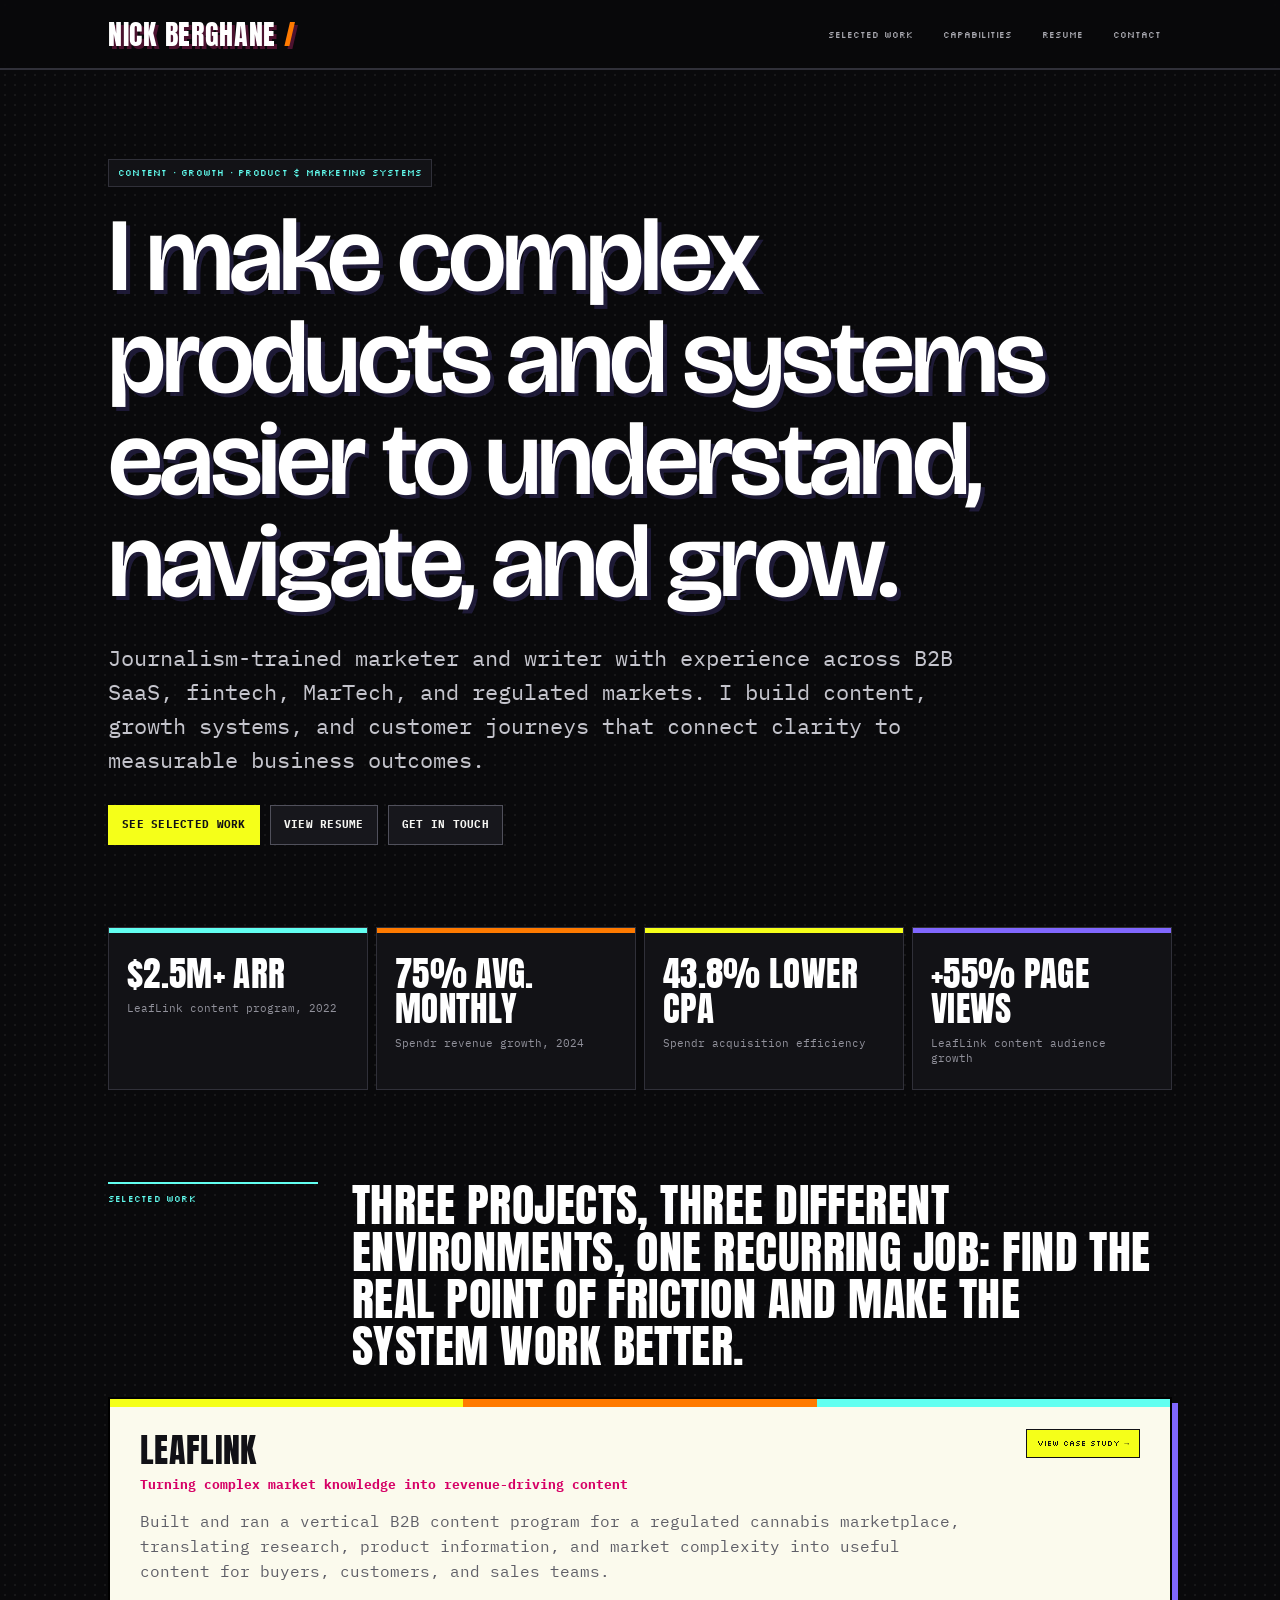
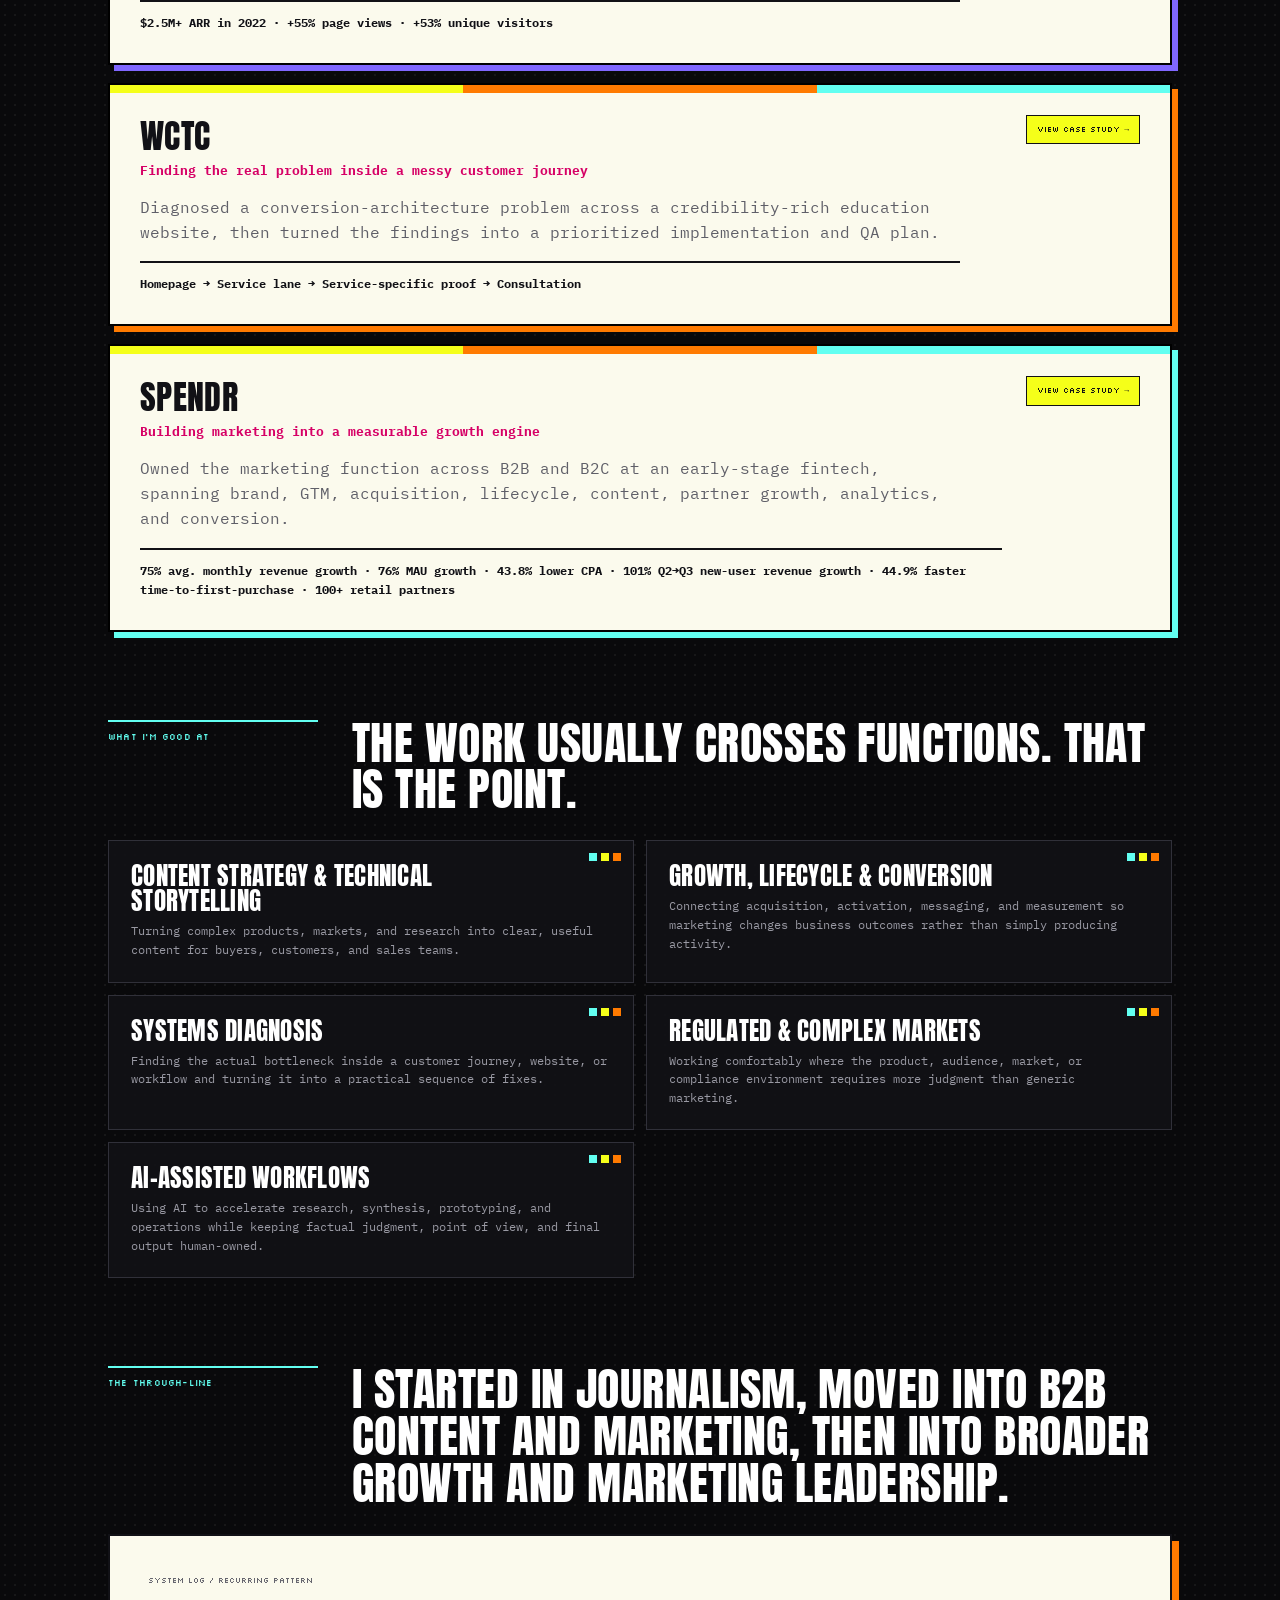
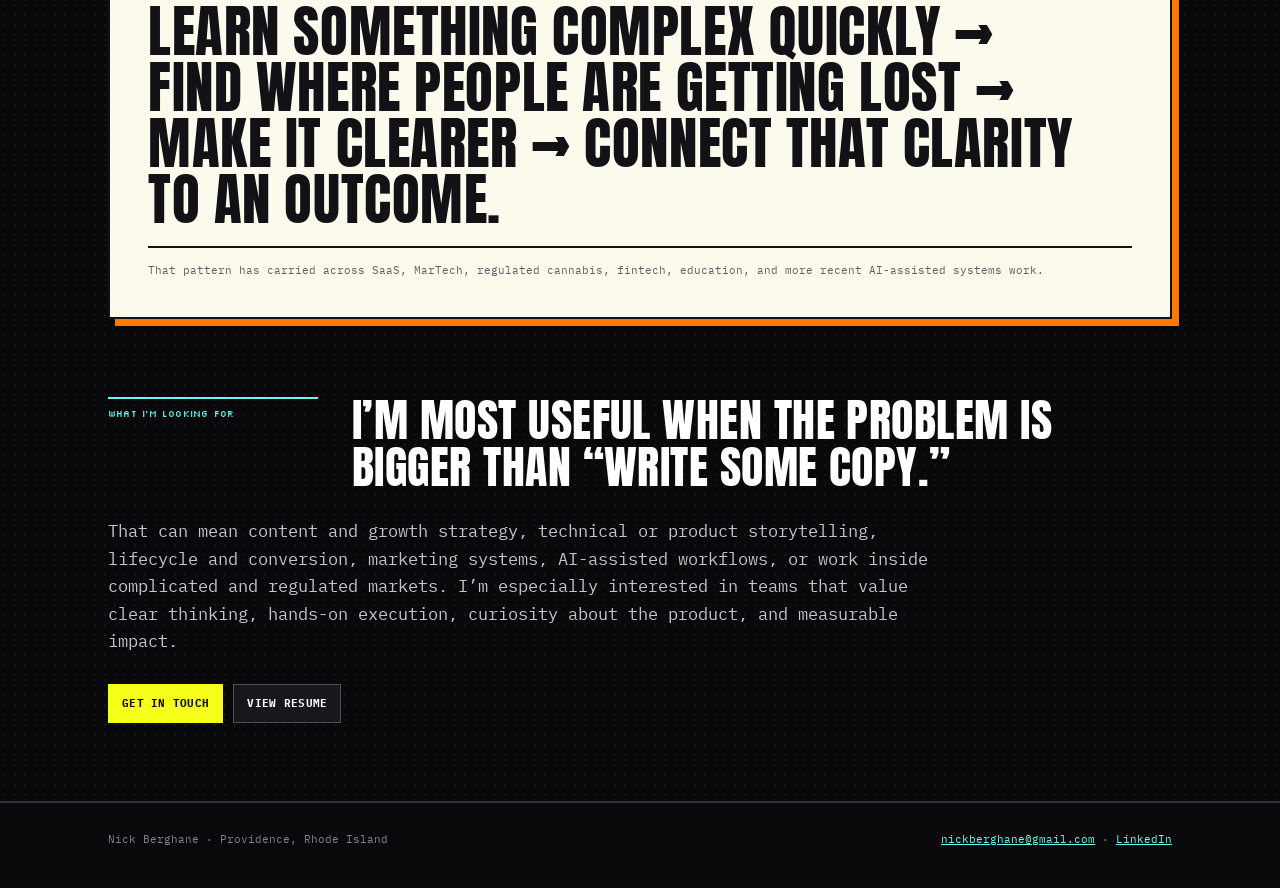
<file: index.html>
<!doctype html>
<html lang="en"><head><meta charset="utf-8"><meta name="viewport" content="width=device-width,initial-scale=1">
<title>Nick Berghane | Content, Growth & Marketing Systems</title>
<meta name="description" content="Nick Berghane is a journalism-trained marketer and writer working across B2B SaaS, fintech, MarTech, regulated markets, growth, lifecycle, content strategy, and complex customer journeys.">
<link rel="stylesheet" href="site.css"></head><body>
<header class="site-head"><div class="wrap"><a class="brand" href="index.html">NICK BERGHANE</a><nav class="nav"><a href="#work">Selected work</a><a href="#capabilities">Capabilities</a><a href="resume.html">Resume</a><a href="mailto:nickberghane@gmail.com">Contact</a></nav></div></header>
<main><section class="hero"><div class="wrap"><div class="eyebrow">Content · Growth · Product & Marketing Systems</div><h1>I make complex products and systems easier to understand, navigate, and grow.</h1><p class="lede">Journalism-trained marketer and writer with experience across B2B SaaS, fintech, MarTech, and regulated markets. I build content, growth systems, and customer journeys that connect clarity to measurable business outcomes.</p><div class="actions"><a class="btn primary" href="#work">See selected work</a><a class="btn" href="resume.html">View resume</a><a class="btn" href="mailto:nickberghane@gmail.com">Get in touch</a></div></div></section>
<section class="wrap"><div class="metrics" aria-label="Selected impact"><div class="metric"><strong>$2.5M+ ARR</strong><span>LeafLink content program, 2022</span></div><div class="metric"><strong>75% avg. monthly</strong><span>Spendr revenue growth, 2024</span></div><div class="metric"><strong>43.8% lower CPA</strong><span>Spendr acquisition efficiency</span></div><div class="metric"><strong>+55% page views</strong><span>LeafLink content audience growth</span></div></div></section>
<section class="section" id="work"><div class="wrap"><div class="section-head"><div class="section-kicker">Selected work</div><p class="section-intro">Three projects, three different environments, one recurring job: find the real point of friction and make the system work better.</p></div><div class="work">
<article class="case"><div class="case-top"><div><h3>LeafLink</h3><div class="sub">Turning complex market knowledge into revenue-driving content</div><p>Built and ran a vertical B2B content program for a regulated cannabis marketplace, translating research, product information, and market complexity into useful content for buyers, customers, and sales teams.</p><div class="proof">$2.5M+ ARR in 2022 · +55% page views · +53% unique visitors</div></div><a class="case-link" href="leaflink.html">View case study →</a></div></article>
<article class="case"><div class="case-top"><div><h3>WCTC</h3><div class="sub">Finding the real problem inside a messy customer journey</div><p>Diagnosed a conversion-architecture problem across a credibility-rich education website, then turned the findings into a prioritized implementation and QA plan.</p><div class="proof">Homepage → Service lane → Service-specific proof → Consultation</div></div><a class="case-link" href="wctc.html">View case study →</a></div></article>
<article class="case"><div class="case-top"><div><h3>Spendr</h3><div class="sub">Building marketing into a measurable growth engine</div><p>Owned the marketing function across B2B and B2C at an early-stage fintech, spanning brand, GTM, acquisition, lifecycle, content, partner growth, analytics, and conversion.</p><div class="proof">75% avg. monthly revenue growth · 76% MAU growth · 43.8% lower CPA · 101% Q2→Q3 new-user revenue growth · 44.9% faster time-to-first-purchase · 100+ retail partners</div></div><a class="case-link" href="spendr.html">View case study →</a></div></article>
</div></div></section>
<section class="section" id="capabilities"><div class="wrap"><div class="section-head"><div class="section-kicker">What I’m good at</div><p class="section-intro">The work usually crosses functions. That is the point.</p></div><div class="cap-grid">
<div class="cap"><h3>Content strategy & technical storytelling</h3><p>Turning complex products, markets, and research into clear, useful content for buyers, customers, and sales teams.</p></div><div class="cap"><h3>Growth, lifecycle & conversion</h3><p>Connecting acquisition, activation, messaging, and measurement so marketing changes business outcomes rather than simply producing activity.</p></div><div class="cap"><h3>Systems diagnosis</h3><p>Finding the actual bottleneck inside a customer journey, website, or workflow and turning it into a practical sequence of fixes.</p></div><div class="cap"><h3>Regulated & complex markets</h3><p>Working comfortably where the product, audience, market, or compliance environment requires more judgment than generic marketing.</p></div><div class="cap"><h3>AI-assisted workflows</h3><p>Using AI to accelerate research, synthesis, prototyping, and operations while keeping factual judgment, point of view, and final output human-owned.</p></div>
</div></div></section>
<section class="section"><div class="wrap"><div class="section-head"><div class="section-kicker">The through-line</div><p class="section-intro">I started in journalism, moved into B2B content and marketing, then into broader growth and marketing leadership.</p></div><div class="through"><p>Learn something complex quickly → find where people are getting lost → make it clearer → connect that clarity to an outcome.</p><small>That pattern has carried across SaaS, MarTech, regulated cannabis, fintech, education, and more recent AI-assisted systems work.</small></div></div></section>
<section class="closing"><div class="wrap"><div class="section-head"><div class="section-kicker">What I’m looking for</div><p class="section-intro">I’m most useful when the problem is bigger than “write some copy.”</p></div><p class="lede">That can mean content and growth strategy, technical or product storytelling, lifecycle and conversion, marketing systems, AI-assisted workflows, or work inside complicated and regulated markets. I’m especially interested in teams that value clear thinking, hands-on execution, curiosity about the product, and measurable impact.</p><div class="actions"><a class="btn primary" href="mailto:nickberghane@gmail.com">Get in touch</a><a class="btn" href="resume.html">View resume</a></div></div></section></main>
<footer class="footer"><div class="wrap"><span>Nick Berghane · Providence, Rhode Island</span><span><a href="mailto:nickberghane@gmail.com">nickberghane@gmail.com</a> · <a href="https://www.linkedin.com/in/nick-berghane" target="_blank" rel="noopener">LinkedIn</a></span></div></footer></body></html>
</file>
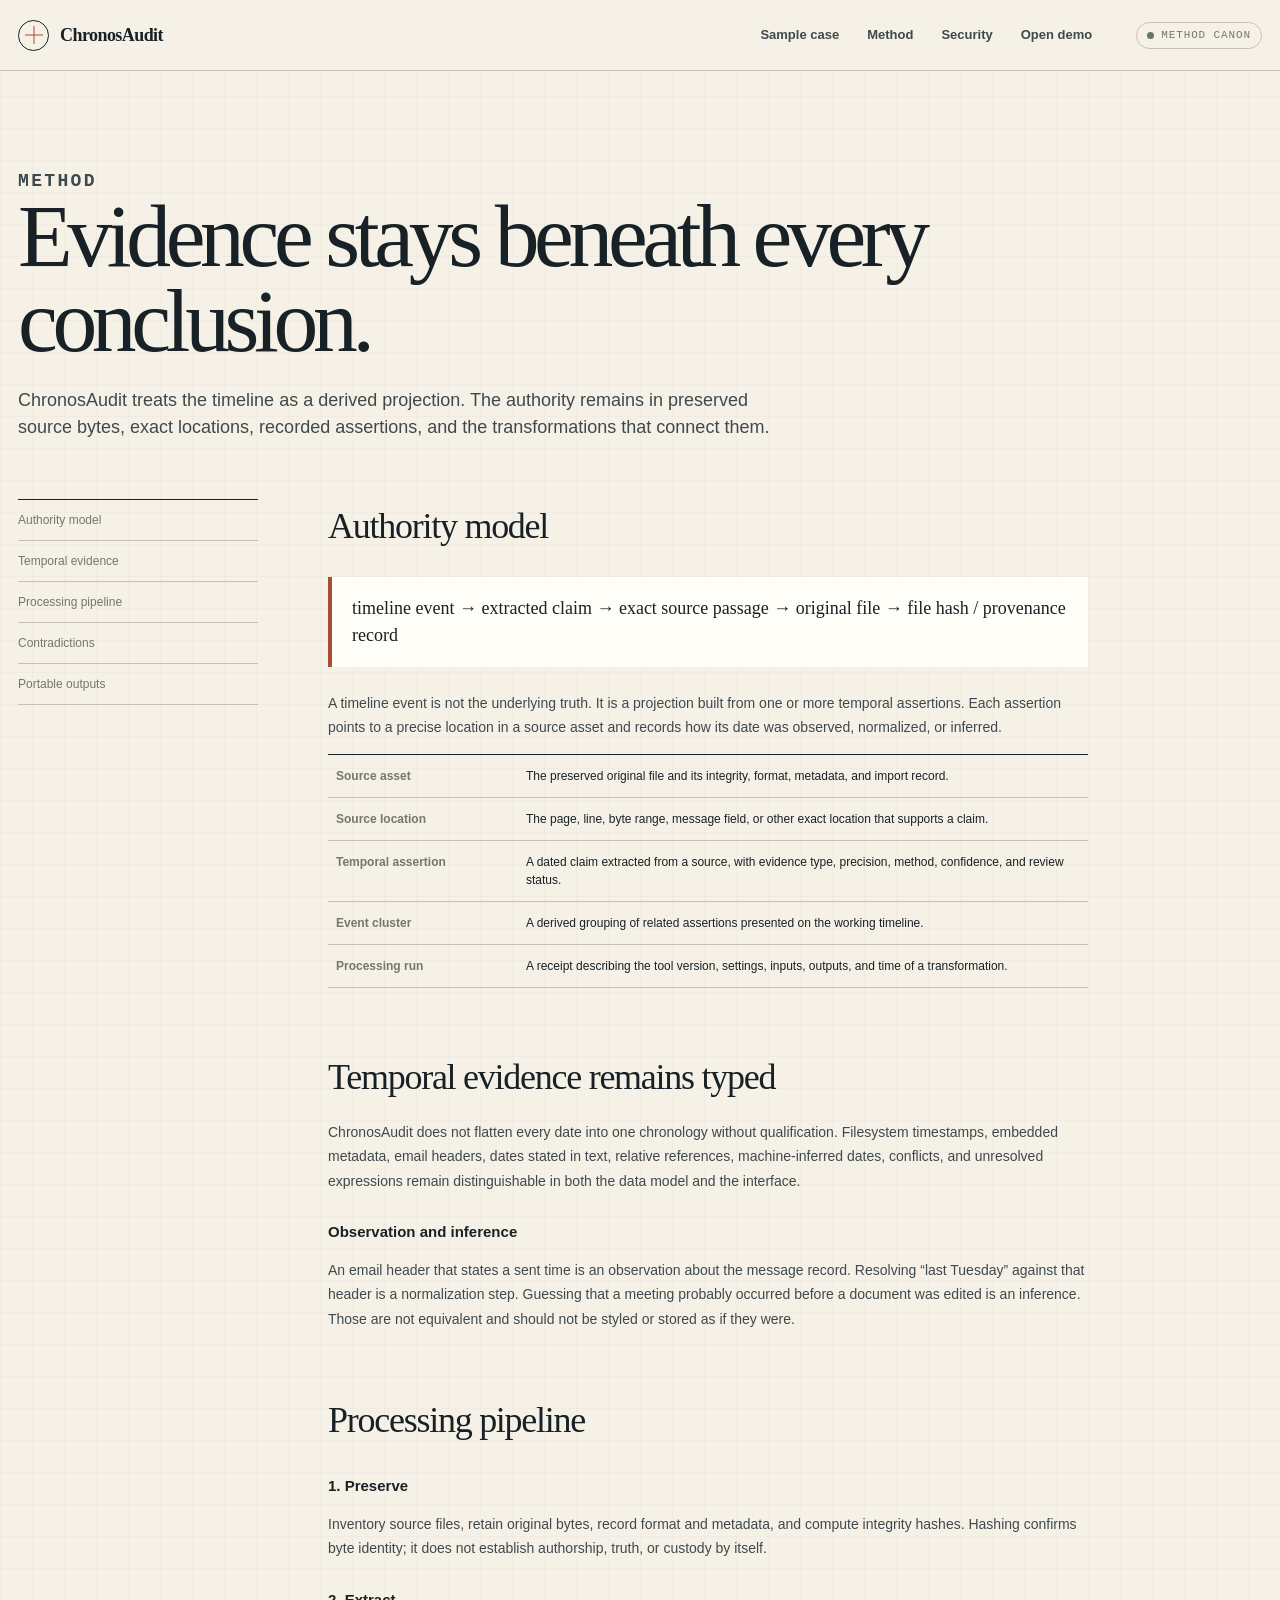
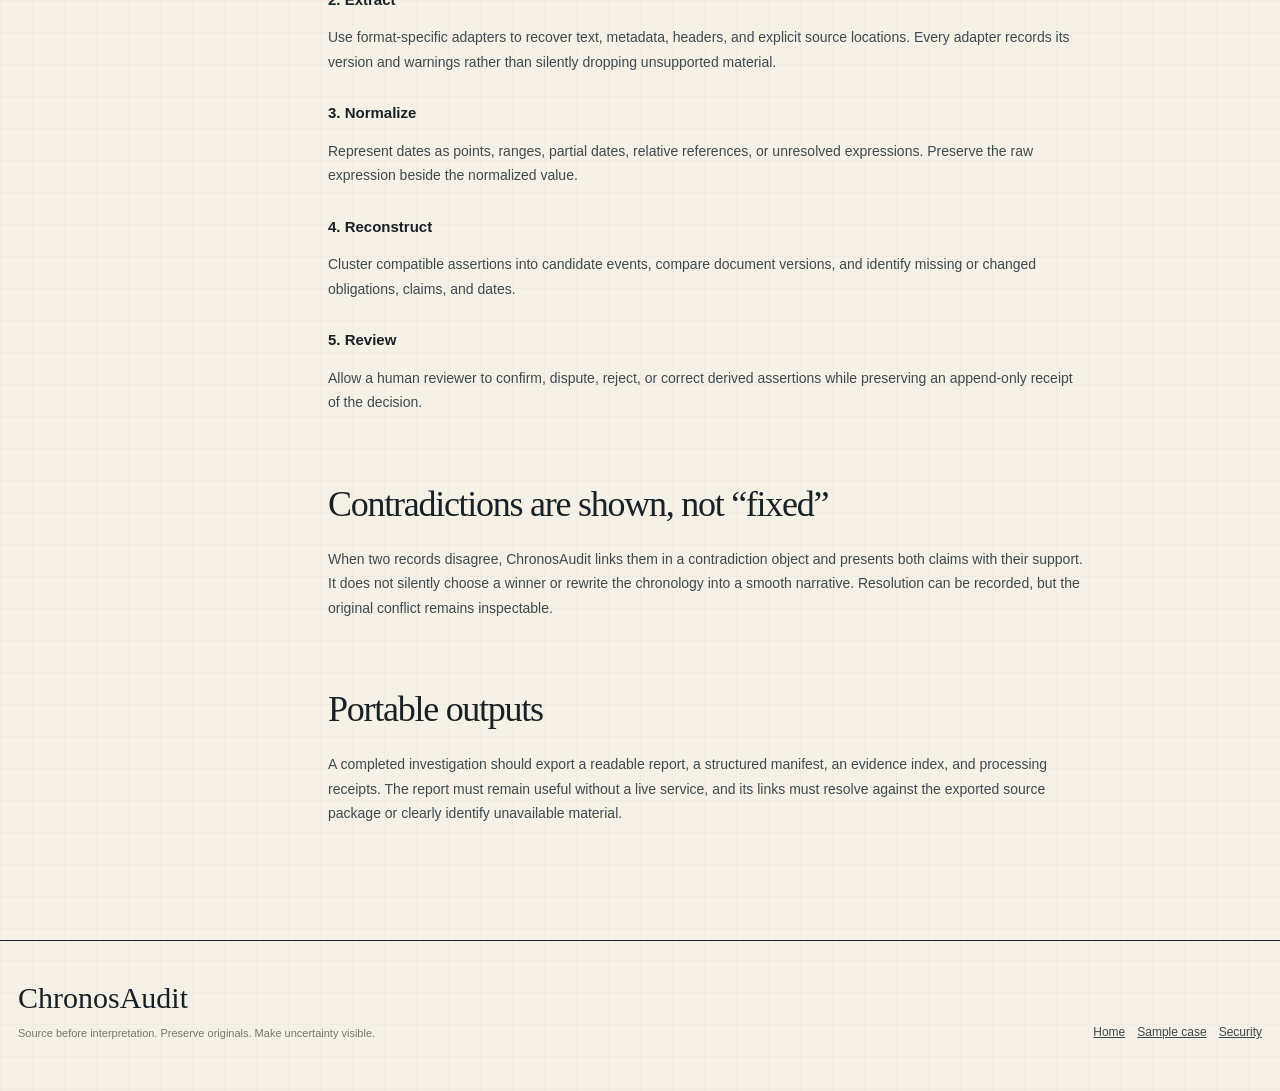
<file: method/index.html>
<!doctype html>
<html lang="en">
<head>
  <meta charset="utf-8">
  <meta name="viewport" content="width=device-width, initial-scale=1, viewport-fit=cover">
  <meta name="theme-color" content="#f6f1e7">
  <meta name="description" content="ChronosAudit method: preserve originals, distinguish temporal evidence, reconstruct events, and retain an exact path back to the source.">
  <title>Method — ChronosAudit</title>
  <link rel="stylesheet" href="../assets/styles.0.css">
  <link rel="stylesheet" href="../assets/styles.1.css">
  <link rel="stylesheet" href="../assets/styles.2.css">
  <link rel="stylesheet" href="../assets/styles.3.css">
</head>
<body>
  <a class="skip-link" href="#main">Skip to content</a>
  <header class="site-header">
    <div class="header-inner">
      <a class="brand" href="../"><span class="brand-mark" aria-hidden="true"></span><span class="brand-name">ChronosAudit</span></a>
      <nav class="header-nav" aria-label="Primary navigation"><a href="../#case">Sample case</a><a href="./">Method</a><a href="../security/">Security</a><a class="header-primary" href="../#case">Open demo</a></nav>
      <span class="header-status">Method canon</span>
    </div>
  </header>
  <main id="main">
    <section class="page-hero">
      <div class="section-inner">
        <p class="eyebrow">Method</p>
        <h1>Evidence stays beneath every conclusion.</h1>
        <p>ChronosAudit treats the timeline as a derived projection. The authority remains in preserved source bytes, exact locations, recorded assertions, and the transformations that connect them.</p>
      </div>
    </section>
    <section class="section-inner prose-layout">
      <nav class="prose-nav" aria-label="Method sections">
        <a href="#authority">Authority model</a>
        <a href="#temporal">Temporal evidence</a>
        <a href="#pipeline">Processing pipeline</a>
        <a href="#contradictions">Contradictions</a>
        <a href="#reports">Portable outputs</a>
      </nav>
      <article class="prose">
        <h2 id="authority">Authority model</h2>
        <blockquote>timeline event → extracted claim → exact source passage → original file → file hash / provenance record</blockquote>
        <p>A timeline event is not the underlying truth. It is a projection built from one or more temporal assertions. Each assertion points to a precise location in a source asset and records how its date was observed, normalized, or inferred.</p>
        <table class="definition-table">
          <tr><th>Source asset</th><td>The preserved original file and its integrity, format, metadata, and import record.</td></tr>
          <tr><th>Source location</th><td>The page, line, byte range, message field, or other exact location that supports a claim.</td></tr>
          <tr><th>Temporal assertion</th><td>A dated claim extracted from a source, with evidence type, precision, method, confidence, and review status.</td></tr>
          <tr><th>Event cluster</th><td>A derived grouping of related assertions presented on the working timeline.</td></tr>
          <tr><th>Processing run</th><td>A receipt describing the tool version, settings, inputs, outputs, and time of a transformation.</td></tr>
        </table>

        <h2 id="temporal">Temporal evidence remains typed</h2>
        <p>ChronosAudit does not flatten every date into one chronology without qualification. Filesystem timestamps, embedded metadata, email headers, dates stated in text, relative references, machine-inferred dates, conflicts, and unresolved expressions remain distinguishable in both the data model and the interface.</p>
        <h3>Observation and inference</h3>
        <p>An email header that states a sent time is an observation about the message record. Resolving “last Tuesday” against that header is a normalization step. Guessing that a meeting probably occurred before a document was edited is an inference. Those are not equivalent and should not be styled or stored as if they were.</p>

        <h2 id="pipeline">Processing pipeline</h2>
        <h3>1. Preserve</h3>
        <p>Inventory source files, retain original bytes, record format and metadata, and compute integrity hashes. Hashing confirms byte identity; it does not establish authorship, truth, or custody by itself.</p>
        <h3>2. Extract</h3>
        <p>Use format-specific adapters to recover text, metadata, headers, and explicit source locations. Every adapter records its version and warnings rather than silently dropping unsupported material.</p>
        <h3>3. Normalize</h3>
        <p>Represent dates as points, ranges, partial dates, relative references, or unresolved expressions. Preserve the raw expression beside the normalized value.</p>
        <h3>4. Reconstruct</h3>
        <p>Cluster compatible assertions into candidate events, compare document versions, and identify missing or changed obligations, claims, and dates.</p>
        <h3>5. Review</h3>
        <p>Allow a human reviewer to confirm, dispute, reject, or correct derived assertions while preserving an append-only receipt of the decision.</p>

        <h2 id="contradictions">Contradictions are shown, not “fixed”</h2>
        <p>When two records disagree, ChronosAudit links them in a contradiction object and presents both claims with their support. It does not silently choose a winner or rewrite the chronology into a smooth narrative. Resolution can be recorded, but the original conflict remains inspectable.</p>

        <h2 id="reports">Portable outputs</h2>
        <p>A completed investigation should export a readable report, a structured manifest, an evidence index, and processing receipts. The report must remain useful without a live service, and its links must resolve against the exported source package or clearly identify unavailable material.</p>
      </article>
    </section>
  </main>
  <footer class="site-footer"><div class="footer-inner"><div><p class="footer-title">ChronosAudit</p><p class="footer-note">Source before interpretation. Preserve originals. Make uncertainty visible.</p></div><nav class="footer-links"><a href="../">Home</a><a href="../#case">Sample case</a><a href="../security/">Security</a></nav></div></footer>
</body>
</html>
</file>
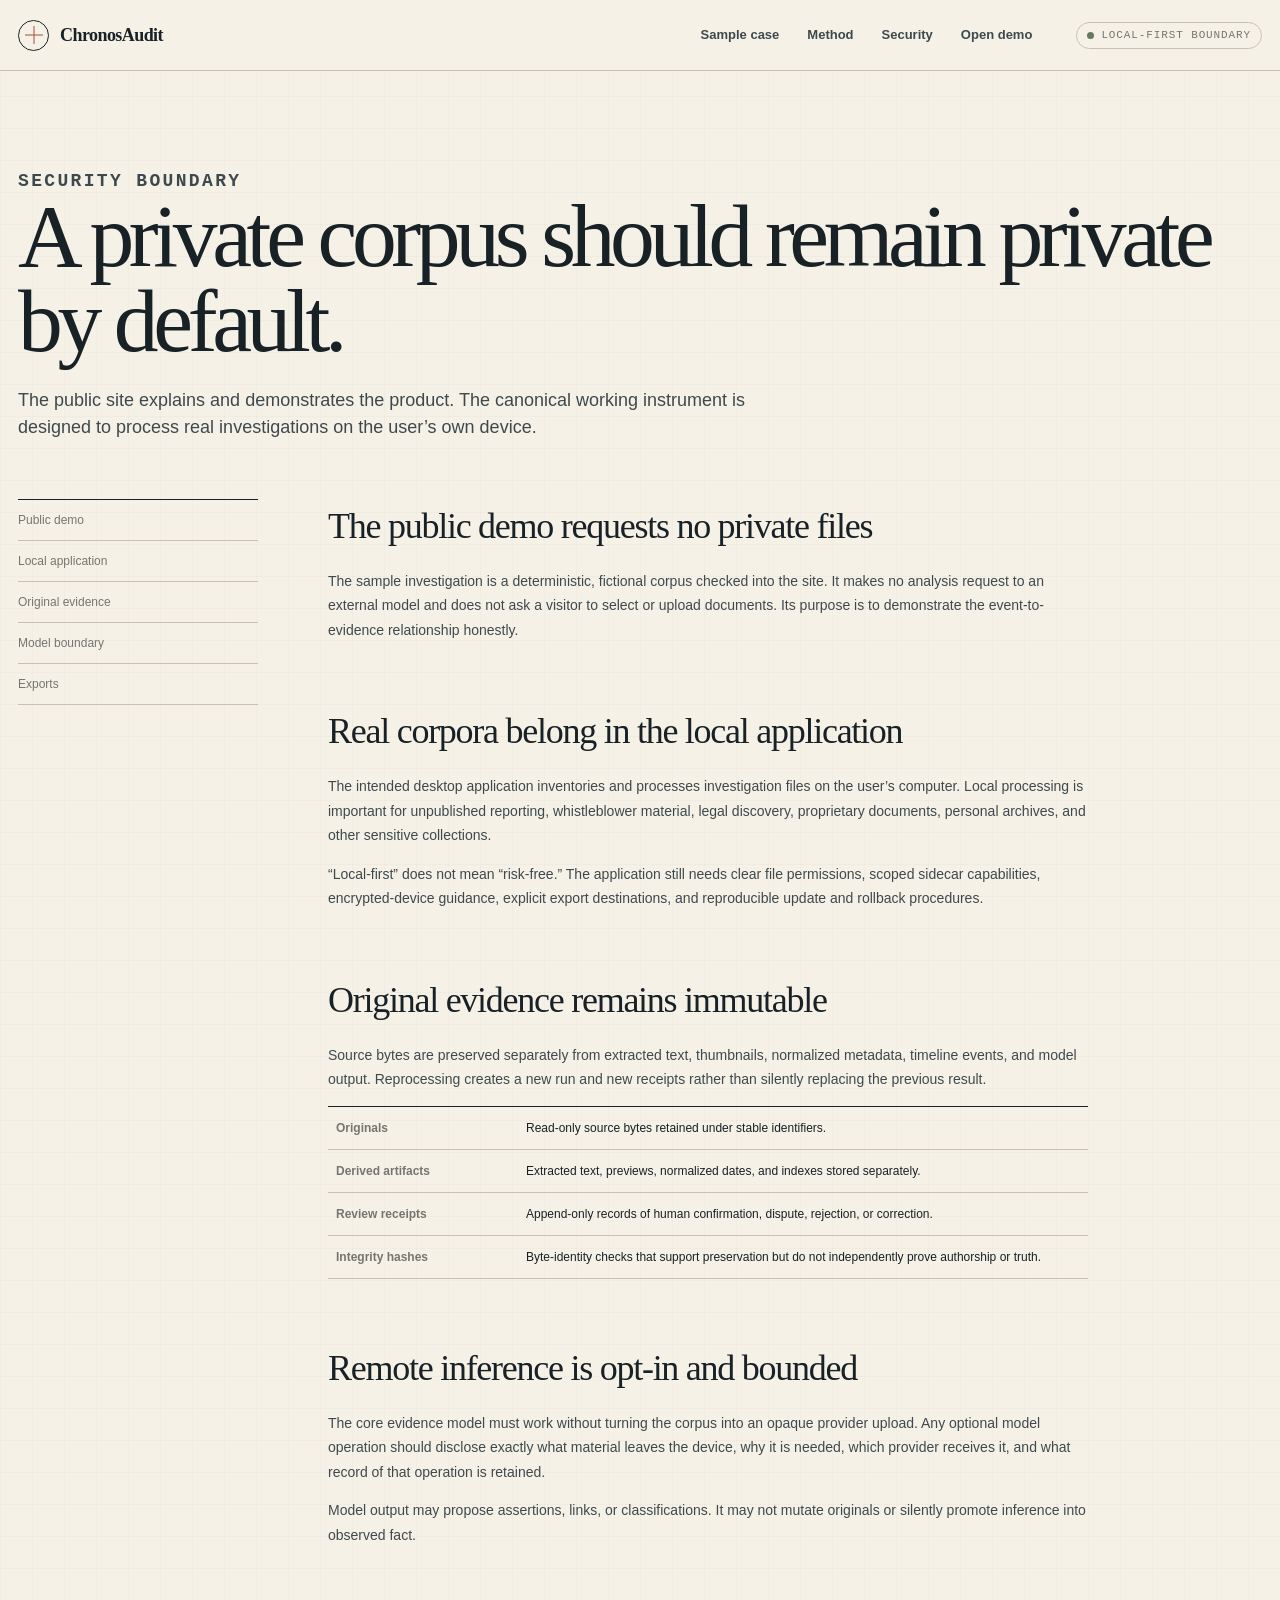
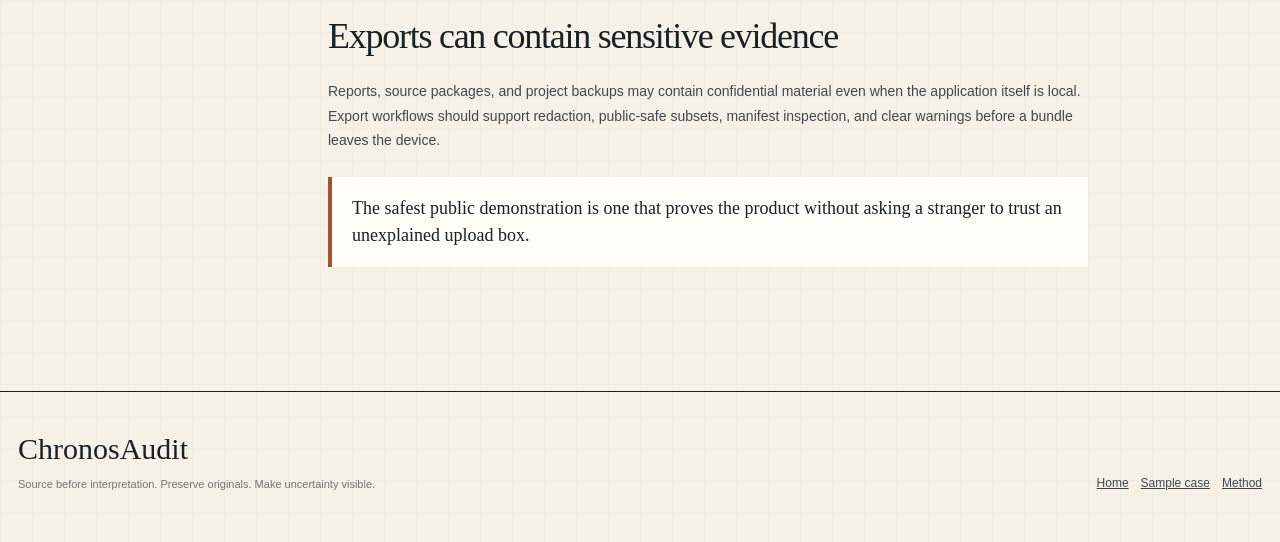
<file: security/index.html>
<!doctype html>
<html lang="en">
<head>
  <meta charset="utf-8">
  <meta name="viewport" content="width=device-width, initial-scale=1, viewport-fit=cover">
  <meta name="theme-color" content="#f6f1e7">
  <meta name="description" content="ChronosAudit security boundary: real investigation corpora remain local; the public demonstration uses only a bundled synthetic case.">
  <title>Security Boundary — ChronosAudit</title>
  <link rel="stylesheet" href="../assets/styles.0.css">
  <link rel="stylesheet" href="../assets/styles.1.css">
  <link rel="stylesheet" href="../assets/styles.2.css">
  <link rel="stylesheet" href="../assets/styles.3.css">
</head>
<body>
  <a class="skip-link" href="#main">Skip to content</a>
  <header class="site-header">
    <div class="header-inner">
      <a class="brand" href="../"><span class="brand-mark" aria-hidden="true"></span><span class="brand-name">ChronosAudit</span></a>
      <nav class="header-nav" aria-label="Primary navigation"><a href="../#case">Sample case</a><a href="../method/">Method</a><a href="./">Security</a><a class="header-primary" href="../#case">Open demo</a></nav>
      <span class="header-status">Local-first boundary</span>
    </div>
  </header>
  <main id="main">
    <section class="page-hero">
      <div class="section-inner">
        <p class="eyebrow">Security boundary</p>
        <h1>A private corpus should remain private by default.</h1>
        <p>The public site explains and demonstrates the product. The canonical working instrument is designed to process real investigations on the user’s own device.</p>
      </div>
    </section>
    <section class="section-inner prose-layout">
      <nav class="prose-nav" aria-label="Security sections">
        <a href="#public-demo">Public demo</a>
        <a href="#local-app">Local application</a>
        <a href="#originals">Original evidence</a>
        <a href="#inference">Model boundary</a>
        <a href="#exports">Exports</a>
      </nav>
      <article class="prose">
        <h2 id="public-demo">The public demo requests no private files</h2>
        <p>The sample investigation is a deterministic, fictional corpus checked into the site. It makes no analysis request to an external model and does not ask a visitor to select or upload documents. Its purpose is to demonstrate the event-to-evidence relationship honestly.</p>

        <h2 id="local-app">Real corpora belong in the local application</h2>
        <p>The intended desktop application inventories and processes investigation files on the user’s computer. Local processing is important for unpublished reporting, whistleblower material, legal discovery, proprietary documents, personal archives, and other sensitive collections.</p>
        <p>“Local-first” does not mean “risk-free.” The application still needs clear file permissions, scoped sidecar capabilities, encrypted-device guidance, explicit export destinations, and reproducible update and rollback procedures.</p>

        <h2 id="originals">Original evidence remains immutable</h2>
        <p>Source bytes are preserved separately from extracted text, thumbnails, normalized metadata, timeline events, and model output. Reprocessing creates a new run and new receipts rather than silently replacing the previous result.</p>
        <table class="definition-table">
          <tr><th>Originals</th><td>Read-only source bytes retained under stable identifiers.</td></tr>
          <tr><th>Derived artifacts</th><td>Extracted text, previews, normalized dates, and indexes stored separately.</td></tr>
          <tr><th>Review receipts</th><td>Append-only records of human confirmation, dispute, rejection, or correction.</td></tr>
          <tr><th>Integrity hashes</th><td>Byte-identity checks that support preservation but do not independently prove authorship or truth.</td></tr>
        </table>

        <h2 id="inference">Remote inference is opt-in and bounded</h2>
        <p>The core evidence model must work without turning the corpus into an opaque provider upload. Any optional model operation should disclose exactly what material leaves the device, why it is needed, which provider receives it, and what record of that operation is retained.</p>
        <p>Model output may propose assertions, links, or classifications. It may not mutate originals or silently promote inference into observed fact.</p>

        <h2 id="exports">Exports can contain sensitive evidence</h2>
        <p>Reports, source packages, and project backups may contain confidential material even when the application itself is local. Export workflows should support redaction, public-safe subsets, manifest inspection, and clear warnings before a bundle leaves the device.</p>
        <blockquote>The safest public demonstration is one that proves the product without asking a stranger to trust an unexplained upload box.</blockquote>
      </article>
    </section>
  </main>
  <footer class="site-footer"><div class="footer-inner"><div><p class="footer-title">ChronosAudit</p><p class="footer-note">Source before interpretation. Preserve originals. Make uncertainty visible.</p></div><nav class="footer-links"><a href="../">Home</a><a href="../#case">Sample case</a><a href="../method/">Method</a></nav></div></footer>
</body>
</html>
</file>
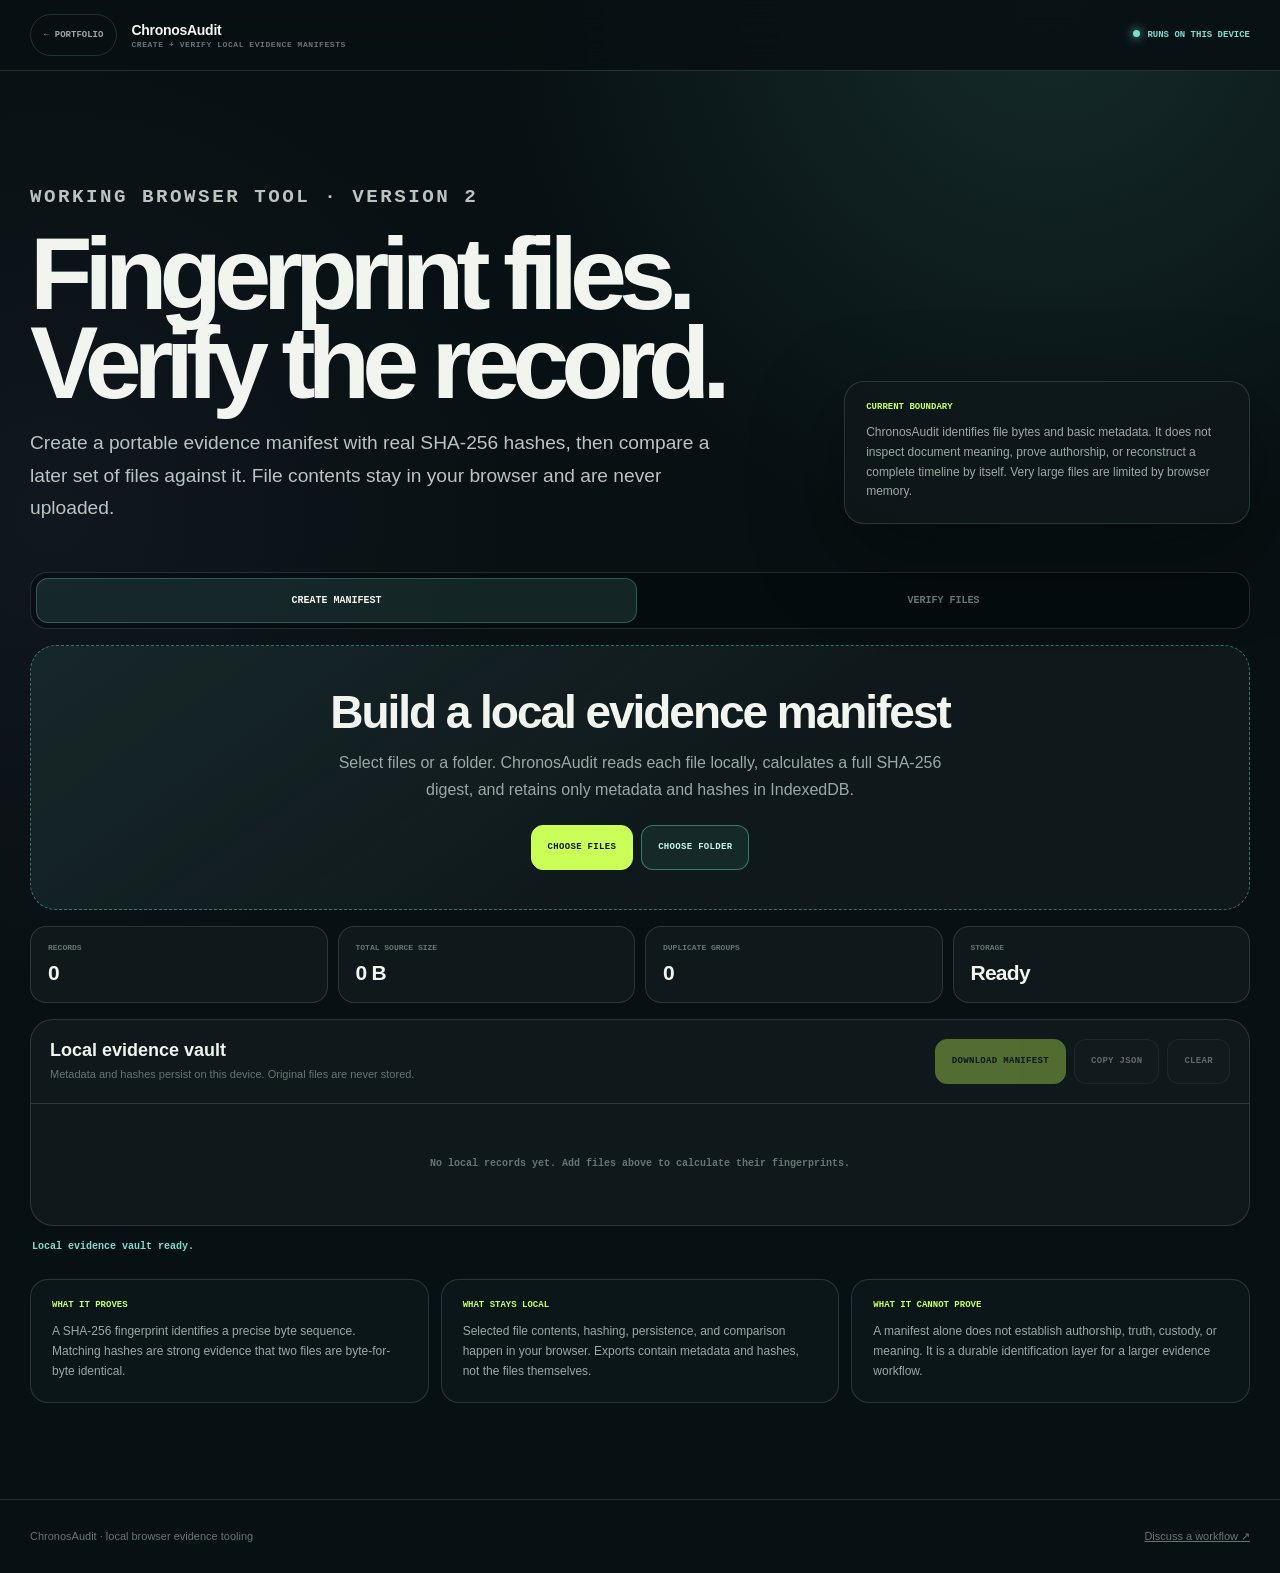
<file: chronosaudit.html>
<!doctype html>
<html lang="en">
<head>
  <meta charset="utf-8">
  <meta name="viewport" content="width=device-width,initial-scale=1,viewport-fit=cover">
  <meta name="theme-color" content="#071012">
  <meta name="description" content="Create and verify portable local evidence manifests with real SHA-256 hashes. Files stay in your browser and are never uploaded.">
  <meta property="og:title" content="ChronosAudit — Local evidence manifest">
  <meta property="og:description" content="Fingerprint local files, export a portable manifest, and verify a later file set against the record.">
  <meta property="og:type" content="website">
  <title>ChronosAudit — Create and verify local evidence manifests</title>
  <style>
    :root {
      color-scheme: dark;
      --bg: #071012;
      --panel: #0f191c;
      --panel-2: #091114;
      --panel-3: #071012;
      --ink: #f2f5ef;
      --muted: #9aa9a5;
      --faint: #647672;
      --line: rgba(188,242,225,.15);
      --line-strong: rgba(188,242,225,.28);
      --mint: #78dfcf;
      --acid: #caff58;
      --violet: #ad9dff;
      --amber: #ffc66d;
      --red: #ff8e84;
      --blue: #86b7ff;
      --max: 1220px;
      --mono: ui-monospace, SFMono-Regular, Menlo, Monaco, Consolas, "Liberation Mono", monospace;
      --sans: Inter, ui-sans-serif, -apple-system, BlinkMacSystemFont, "Segoe UI", sans-serif;
      --shadow: 0 28px 90px rgba(0,0,0,.34);
    }
    * { box-sizing: border-box; }
    html { scroll-behavior: smooth; }
    body {
      margin: 0;
      min-width: 320px;
      background:
        radial-gradient(circle at 82% 0, rgba(120,223,207,.13), transparent 35rem),
        radial-gradient(circle at 4% 33%, rgba(173,157,255,.055), transparent 30rem),
        var(--bg);
      color: var(--ink);
      font-family: var(--sans);
      -webkit-font-smoothing: antialiased;
    }
    a { color: inherit; }
    button, input { font: inherit; }
    button, a { -webkit-tap-highlight-color: transparent; }
    ::selection { background: var(--acid); color: #11170f; }
    .shell { width: min(calc(100% - 34px), var(--max)); margin-inline: auto; }

    .top {
      position: sticky;
      top: 0;
      z-index: 50;
      border-bottom: 1px solid var(--line);
      background: rgba(7,16,18,.86);
      backdrop-filter: blur(20px);
      -webkit-backdrop-filter: blur(20px);
    }
    nav { display: flex; min-height: 70px; align-items: center; gap: 14px; }
    .back {
      display: inline-flex;
      min-height: 42px;
      align-items: center;
      padding: 0 13px;
      border: 1px solid var(--line);
      border-radius: 999px;
      color: var(--muted);
      font: 850 9px/1 var(--mono);
      text-decoration: none;
      text-transform: uppercase;
    }
    .back:hover { border-color: var(--line-strong); color: var(--ink); }
    .title strong { display: block; font-size: 14px; letter-spacing: -.02em; }
    .title small { display: block; margin-top: 3px; color: var(--faint); font: 760 8px/1 var(--mono); letter-spacing: .07em; text-transform: uppercase; }
    .local { margin-left: auto; color: var(--mint); font: 850 9px/1 var(--mono); text-transform: uppercase; }
    .local::before {
      display: inline-block;
      width: 7px;
      height: 7px;
      margin-right: 7px;
      border-radius: 50%;
      background: var(--mint);
      box-shadow: 0 0 10px var(--mint);
      content: "";
    }

    .hero {
      display: grid;
      grid-template-columns: minmax(0,1fr) minmax(290px,.56fr);
      gap: clamp(34px,7vw,92px);
      align-items: end;
      padding: clamp(66px,9vw,110px) 0 48px;
    }
    .eyebrow { color: var(--mint); font: 850 9px/1 var(--mono); letter-spacing: .13em; text-transform: uppercase; }
    .hero h1 {
      max-width: 850px;
      margin: 16px 0 20px;
      font-size: clamp(3.25rem,8vw,7rem);
      line-height: .87;
      letter-spacing: -.078em;
      text-wrap: balance;
    }
    .hero p { max-width: 720px; margin: 0; color: #b9c5c1; font-size: clamp(1rem,1.8vw,1.2rem); line-height: 1.68; }
    .limit {
      padding: 21px;
      border: 1px solid var(--line);
      border-radius: 20px;
      background: rgba(15,25,28,.74);
      box-shadow: var(--shadow);
    }
    .limit strong { display: block; color: var(--acid); font: 850 9px/1 var(--mono); text-transform: uppercase; }
    .limit p { margin: 11px 0 0; color: var(--muted); font-size: 12px; line-height: 1.65; }

    .modebar {
      display: flex;
      gap: 6px;
      margin-bottom: 16px;
      padding: 5px;
      border: 1px solid var(--line);
      border-radius: 17px;
      background: rgba(4,10,11,.55);
    }
    .mode {
      min-height: 45px;
      flex: 1;
      border: 0;
      border-radius: 12px;
      background: transparent;
      color: var(--faint);
      font: 850 10px/1 var(--mono);
      text-transform: uppercase;
      cursor: pointer;
    }
    .mode[aria-selected="true"] {
      background: rgba(120,223,207,.12);
      color: var(--ink);
      box-shadow: inset 0 0 0 1px rgba(120,223,207,.28);
    }

    .workspace { padding-bottom: 96px; }
    .view[hidden] { display: none !important; }

    .drop {
      display: grid;
      min-height: 265px;
      place-items: center;
      padding: 30px;
      border: 1px dashed rgba(120,223,207,.42);
      border-radius: 26px;
      background:
        linear-gradient(145deg,rgba(120,223,207,.075),transparent 55%),
        var(--panel);
      text-align: center;
      cursor: pointer;
      transition: border-color .16s ease, background .16s ease, transform .16s ease;
    }
    .drop:hover, .drop.drag { transform: translateY(-1px); border-color: var(--acid); background: rgba(202,255,88,.045); }
    .drop.busy { pointer-events: none; opacity: .64; }
    .drop h2 { margin: 0; font-size: clamp(1.8rem,3.6vw,2.9rem); letter-spacing: -.045em; }
    .drop p { max-width: 620px; margin: 11px auto 0; color: var(--muted); line-height: 1.65; }
    .drop-actions { display: flex; flex-wrap: wrap; justify-content: center; gap: 8px; margin-top: 22px; }

    .button {
      display: inline-flex;
      min-height: 45px;
      align-items: center;
      justify-content: center;
      padding: 0 16px;
      border: 1px solid var(--line);
      border-radius: 12px;
      background: rgba(255,255,255,.04);
      color: var(--ink);
      font: 850 9px/1 var(--mono);
      letter-spacing: .035em;
      text-decoration: none;
      text-transform: uppercase;
      cursor: pointer;
      transition: transform .15s ease,border-color .15s ease,filter .15s ease;
    }
    .button:hover { transform: translateY(-1px); border-color: var(--line-strong); }
    .button.primary { border-color: var(--acid); background: var(--acid); color: #11170f; }
    .button.mint { border-color: rgba(120,223,207,.42); background: rgba(120,223,207,.08); color: #c5f4eb; }
    .button:disabled { transform: none; cursor: not-allowed; opacity: .36; }
    button:focus-visible, a:focus-visible, .drop:focus-visible {
      outline: 2px solid var(--acid);
      outline-offset: 3px;
    }

    .processing {
      display: none;
      margin-top: 12px;
      padding: 16px 18px;
      border: 1px solid var(--line);
      border-radius: 16px;
      background: var(--panel);
    }
    .processing.show { display: block; }
    .processing-top { display: flex; justify-content: space-between; gap: 14px; color: var(--muted); font: 750 9px/1.35 var(--mono); }
    .progress { height: 5px; margin-top: 13px; overflow: hidden; border-radius: 999px; background: #182427; }
    .progress span { display: block; width: 0; height: 100%; background: var(--mint); transition: width .14s; }

    .summary {
      display: grid;
      grid-template-columns: repeat(4,1fr);
      gap: 10px;
      margin: 16px 0;
    }
    .metric { padding: 17px; border: 1px solid var(--line); border-radius: 16px; background: var(--panel); }
    .metric small { display: block; color: var(--faint); font: 850 8px/1 var(--mono); text-transform: uppercase; }
    .metric strong { display: block; margin-top: 9px; font-size: 21px; letter-spacing: -.035em; }

    .vault, .verify-card {
      overflow: hidden;
      border: 1px solid var(--line);
      border-radius: 23px;
      background: var(--panel);
    }
    .vault-head, .card-head {
      display: flex;
      align-items: center;
      justify-content: space-between;
      gap: 18px;
      padding: 19px;
      border-bottom: 1px solid var(--line);
    }
    .vault-head h2, .card-head h2 { margin: 0; font-size: 18px; }
    .vault-head p, .card-head p { margin: 5px 0 0; color: var(--faint); font-size: 11px; line-height: 1.5; }
    .actions { display: flex; flex-wrap: wrap; gap: 8px; }

    .table-wrap { overflow: auto; }
    table { width: 100%; min-width: 870px; border-collapse: collapse; }
    th, td { padding: 14px 16px; border-bottom: 1px solid rgba(188,242,225,.08); text-align: left; font: 730 9px/1.42 var(--mono); }
    th { color: var(--faint); text-transform: uppercase; }
    td { color: var(--muted); }
    td.name { max-width: 300px; overflow: hidden; color: var(--ink); text-overflow: ellipsis; white-space: nowrap; }
    td.hash { max-width: 350px; overflow: hidden; color: var(--mint); text-overflow: ellipsis; white-space: nowrap; }
    td button { border: 0; background: none; color: var(--faint); cursor: pointer; font-size: 17px; }
    .empty { padding: 52px 20px; color: var(--faint); text-align: center; font: 730 10px/1.65 var(--mono); }
    .badge {
      display: inline-flex;
      min-height: 23px;
      align-items: center;
      padding: 0 8px;
      border: 1px solid var(--line);
      border-radius: 999px;
      font: 850 8px/1 var(--mono);
      text-transform: uppercase;
    }
    .badge.match { border-color: rgba(120,223,207,.34); background: rgba(120,223,207,.08); color: var(--mint); }
    .badge.changed { border-color: rgba(255,142,132,.34); background: rgba(255,142,132,.08); color: var(--red); }
    .badge.renamed { border-color: rgba(173,157,255,.34); background: rgba(173,157,255,.08); color: var(--violet); }
    .badge.new { border-color: rgba(134,183,255,.34); background: rgba(134,183,255,.08); color: var(--blue); }
    .badge.missing { border-color: rgba(255,198,109,.34); background: rgba(255,198,109,.08); color: var(--amber); }
    .badge.duplicate { border-color: rgba(202,255,88,.28); background: rgba(202,255,88,.07); color: var(--acid); }

    .status-line { min-height: 24px; margin: 13px 2px 0; color: var(--mint); font: 740 10px/1.5 var(--mono); }
    .status-line.error { color: var(--red); }

    .explain {
      display: grid;
      grid-template-columns: repeat(3,1fr);
      gap: 12px;
      margin-top: 16px;
    }
    .explain article { padding: 21px; border: 1px solid var(--line); border-radius: 18px; background: rgba(15,25,28,.72); }
    .explain h3 { margin: 0; color: var(--acid); font: 850 9px/1 var(--mono); text-transform: uppercase; }
    .explain p { margin: 11px 0 0; color: var(--muted); font-size: 12px; line-height: 1.68; }

    .verify-grid {
      display: grid;
      grid-template-columns: repeat(2,minmax(0,1fr));
      gap: 12px;
      margin-bottom: 12px;
    }
    .verify-card { min-height: 240px; }
    .card-body { padding: 19px; }
    .card-body .button { width: 100%; }
    .loaded {
      display: none;
      margin-top: 13px;
      padding: 14px;
      border: 1px solid rgba(120,223,207,.17);
      border-radius: 14px;
      background: var(--panel-2);
    }
    .loaded.show { display: block; }
    .loaded strong { display: block; color: var(--mint); font: 850 8px/1 var(--mono); text-transform: uppercase; }
    .loaded p { margin: 8px 0 0; color: var(--muted); font: 720 9px/1.5 var(--mono); overflow-wrap: anywhere; }
    .verify-results { margin-top: 12px; }
    .verify-results[hidden] { display: none; }

    footer { padding: 30px 0; border-top: 1px solid var(--line); color: var(--faint); font-size: 11px; }
    .footer { display: flex; justify-content: space-between; gap: 18px; }

    @media (max-width: 850px) {
      .hero { grid-template-columns: 1fr; }
      .summary, .explain { grid-template-columns: repeat(2,1fr); }
      .vault-head, .card-head { align-items: flex-start; flex-direction: column; }
      .actions { width: 100%; }
      .actions .button { flex: 1; }
      .local { font-size: 0; }
      .local::before { margin: 0; }
    }
    @media (max-width: 650px) {
      .shell { width: min(calc(100% - 22px),var(--max)); }
      .hero h1 { font-size: clamp(3.1rem,16vw,5rem); }
      .summary, .explain, .verify-grid { grid-template-columns: 1fr; }
      .drop { min-height: 235px; padding: 22px; }
      .drop-actions, .actions { display: grid; width: 100%; }
      .drop-actions .button, .actions .button { width: 100%; }
      .footer { flex-direction: column; }
    }
    @media (prefers-reduced-motion: reduce) {
      html { scroll-behavior: auto; }
      *, *::before, *::after { transition-duration: .001ms !important; }
    }
  </style>
</head>
<body>
  <header class="top">
    <nav class="shell">
      <a class="back" href="index.html">← Portfolio</a>
      <div class="title"><strong>ChronosAudit</strong><small>Create + verify local evidence manifests</small></div>
      <div class="local">Runs on this device</div>
    </nav>
  </header>

  <main class="shell">
    <section class="hero">
      <div>
        <p class="eyebrow">Working browser tool · version 2</p>
        <h1>Fingerprint files. Verify the record.</h1>
        <p>Create a portable evidence manifest with real SHA-256 hashes, then compare a later set of files against it. File contents stay in your browser and are never uploaded.</p>
      </div>
      <aside class="limit">
        <strong>Current boundary</strong>
        <p>ChronosAudit identifies file bytes and basic metadata. It does not inspect document meaning, prove authorship, or reconstruct a complete timeline by itself. Very large files are limited by browser memory.</p>
      </aside>
    </section>

    <section class="workspace">
      <div class="modebar" role="tablist" aria-label="ChronosAudit mode">
        <button class="mode" id="modeCreate" type="button" role="tab" aria-selected="true" aria-controls="createView">Create manifest</button>
        <button class="mode" id="modeVerify" type="button" role="tab" aria-selected="false" aria-controls="verifyView">Verify files</button>
      </div>

      <section class="view" id="createView" role="tabpanel" aria-labelledby="modeCreate">
        <input id="files" type="file" multiple hidden>
        <input id="folder" type="file" webkitdirectory multiple hidden>

        <div class="drop" id="drop" tabindex="0" role="button" aria-label="Choose files to add to the local evidence manifest">
          <div>
            <h2>Build a local evidence manifest</h2>
            <p>Select files or a folder. ChronosAudit reads each file locally, calculates a full SHA-256 digest, and retains only metadata and hashes in IndexedDB.</p>
            <div class="drop-actions">
              <button class="button primary" id="chooseFiles" type="button">Choose files</button>
              <button class="button mint" id="chooseFolder" type="button">Choose folder</button>
            </div>
          </div>
        </div>

        <div class="processing" id="createProcessing">
          <div class="processing-top"><span id="createProcessingFile">Preparing…</span><span id="createProcessingCount"></span></div>
          <div class="progress"><span id="createBar"></span></div>
        </div>

        <div class="summary">
          <div class="metric"><small>Records</small><strong id="count">0</strong></div>
          <div class="metric"><small>Total source size</small><strong id="size">0 B</strong></div>
          <div class="metric"><small>Duplicate groups</small><strong id="duplicates">0</strong></div>
          <div class="metric"><small>Storage</small><strong id="dbState">Opening…</strong></div>
        </div>

        <section class="vault">
          <header class="vault-head">
            <div><h2>Local evidence vault</h2><p>Metadata and hashes persist on this device. Original files are never stored.</p></div>
            <div class="actions">
              <button class="button primary" id="downloadManifest" disabled>Download manifest</button>
              <button class="button" id="copyManifest" disabled>Copy JSON</button>
              <button class="button" id="clearVault" disabled>Clear</button>
            </div>
          </header>
          <div class="table-wrap">
            <table id="createTable" hidden>
              <thead><tr><th>File</th><th>Size</th><th>Modified</th><th>State</th><th>SHA-256</th><th></th></tr></thead>
              <tbody id="createRows"></tbody>
            </table>
            <div class="empty" id="createEmpty">No local records yet. Add files above to calculate their fingerprints.</div>
          </div>
        </section>
        <div class="status-line" id="createStatus" role="status" aria-live="polite"></div>
      </section>

      <section class="view" id="verifyView" role="tabpanel" aria-labelledby="modeVerify" hidden>
        <input id="manifestInput" type="file" accept=".json,application/json" hidden>
        <input id="verifyFiles" type="file" multiple hidden>
        <input id="verifyFolder" type="file" webkitdirectory multiple hidden>

        <div class="verify-grid">
          <section class="verify-card">
            <header class="card-head"><div><h2>1. Load a manifest</h2><p>Use a ChronosAudit JSON manifest created earlier.</p></div></header>
            <div class="card-body">
              <button class="button primary" id="chooseManifest" type="button">Choose manifest JSON</button>
              <div class="loaded" id="manifestLoaded">
                <strong>Manifest loaded</strong>
                <p id="manifestSummary"></p>
              </div>
            </div>
          </section>

          <section class="verify-card">
            <header class="card-head"><div><h2>2. Select current files</h2><p>ChronosAudit hashes them now and compares them with the loaded record.</p></div></header>
            <div class="card-body">
              <div class="actions">
                <button class="button mint" id="chooseVerifyFiles" type="button" disabled>Choose files</button>
                <button class="button" id="chooseVerifyFolder" type="button" disabled>Choose folder</button>
              </div>
            </div>
          </section>
        </div>

        <div class="processing" id="verifyProcessing">
          <div class="processing-top"><span id="verifyProcessingFile">Preparing…</span><span id="verifyProcessingCount"></span></div>
          <div class="progress"><span id="verifyBar"></span></div>
        </div>

        <section class="verify-results" id="verifyResults" hidden>
          <div class="summary">
            <div class="metric"><small>Matched</small><strong id="matchedCount">0</strong></div>
            <div class="metric"><small>Changed</small><strong id="changedCount">0</strong></div>
            <div class="metric"><small>Moved / renamed</small><strong id="renamedCount">0</strong></div>
            <div class="metric"><small>New + missing</small><strong id="unresolvedCount">0</strong></div>
          </div>

          <section class="vault">
            <header class="vault-head">
              <div><h2>Verification report</h2><p>Comparison is based on SHA-256 and the manifest’s recorded path or filename.</p></div>
              <div class="actions"><button class="button primary" id="downloadReport" disabled>Download report</button></div>
            </header>
            <div class="table-wrap">
              <table>
                <thead><tr><th>Status</th><th>Current file</th><th>Manifest record</th><th>Size</th><th>SHA-256</th></tr></thead>
                <tbody id="verifyRows"></tbody>
              </table>
            </div>
          </section>
        </section>
        <div class="status-line" id="verifyStatus" role="status" aria-live="polite"></div>
      </section>

      <div class="explain">
        <article><h3>What it proves</h3><p>A SHA-256 fingerprint identifies a precise byte sequence. Matching hashes are strong evidence that two files are byte-for-byte identical.</p></article>
        <article><h3>What stays local</h3><p>Selected file contents, hashing, persistence, and comparison happen in your browser. Exports contain metadata and hashes, not the files themselves.</p></article>
        <article><h3>What it cannot prove</h3><p>A manifest alone does not establish authorship, truth, custody, or meaning. It is a durable identification layer for a larger evidence workflow.</p></article>
      </div>
    </section>
  </main>

  <footer>
    <div class="shell footer"><span>ChronosAudit · local browser evidence tooling</span><a href="index.html#contact">Discuss a workflow ↗</a></div>
  </footer>

  <script>
    (() => {
      const DB_NAME = "chronosaudit";
      const STORE_NAME = "records";
      const DB_VERSION = 2;
      const MANIFEST_SCHEMA = "chronosaudit.manifest.v2";
      const REPORT_SCHEMA = "chronosaudit.verification.v1";
      const $ = (selector, root = document) => root.querySelector(selector);
      const $$ = (selector, root = document) => [...root.querySelectorAll(selector)];

      let db = null;
      let records = [];
      let createBusy = false;
      let verifyBusy = false;
      let loadedManifest = null;
      let loadedManifestName = "";
      let verificationResults = [];

      const bytes = (value) => {
        const number = Number(value || 0);
        if (!number) return "0 B";
        const units = ["B","KB","MB","GB","TB"];
        const index = Math.min(Math.floor(Math.log(number) / Math.log(1024)), units.length - 1);
        return `${(number / (1024 ** index)).toFixed(index ? 1 : 0)} ${units[index]}`;
      };
      const date = (value) => {
        const parsed = new Date(value);
        return Number.isNaN(parsed.valueOf()) ? "Unknown" : parsed.toLocaleString();
      };
      const pathOfFile = (file) => file.webkitRelativePath || file.name;
      const pathOfEntry = (entry) => entry.relativePath || entry.path || entry.name || "";
      const validHash = (value) => /^[a-f0-9]{64}$/i.test(String(value || ""));
      const setStatus = (element, message, error = false) => {
        element.textContent = message;
        element.classList.toggle("error", error);
      };
      const sha256 = async (file) => {
        const data = await file.arrayBuffer();
        const digest = await crypto.subtle.digest("SHA-256", data);
        return [...new Uint8Array(digest)].map((value) => value.toString(16).padStart(2,"0")).join("");
      };
      const downloadJson = (value, filename) => {
        const blob = new Blob([JSON.stringify(value, null, 2)], { type: "application/json" });
        const url = URL.createObjectURL(blob);
        const link = document.createElement("a");
        link.href = url;
        link.download = filename;
        document.body.append(link);
        link.click();
        link.remove();
        setTimeout(() => URL.revokeObjectURL(url), 0);
      };

      function openDatabase() {
        return new Promise((resolve, reject) => {
          const request = indexedDB.open(DB_NAME, DB_VERSION);
          request.onupgradeneeded = () => {
            if (!request.result.objectStoreNames.contains(STORE_NAME)) {
              request.result.createObjectStore(STORE_NAME, { keyPath: "id" });
            }
          };
          request.onsuccess = () => resolve(request.result);
          request.onerror = () => reject(request.error);
        });
      }
      function store(mode = "readonly") {
        if (!db) throw new Error("IndexedDB is not ready.");
        return db.transaction(STORE_NAME, mode).objectStore(STORE_NAME);
      }
      function getAllRecords() {
        return new Promise((resolve, reject) => {
          const request = store().getAll();
          request.onsuccess = () => resolve(request.result || []);
          request.onerror = () => reject(request.error);
        });
      }
      function putRecord(record) {
        return new Promise((resolve, reject) => {
          const request = store("readwrite").put(record);
          request.onsuccess = () => resolve();
          request.onerror = () => reject(request.error);
        });
      }
      function deleteRecord(id) {
        return new Promise((resolve, reject) => {
          const request = store("readwrite").delete(id);
          request.onsuccess = () => resolve();
          request.onerror = () => reject(request.error);
        });
      }
      function clearRecords() {
        return new Promise((resolve, reject) => {
          const request = store("readwrite").clear();
          request.onsuccess = () => resolve();
          request.onerror = () => reject(request.error);
        });
      }

      function duplicateGroups() {
        const groups = new Map();
        records.forEach((record) => {
          if (!groups.has(record.sha256)) groups.set(record.sha256, []);
          groups.get(record.sha256).push(record);
        });
        return [...groups.values()].filter((group) => group.length > 1);
      }

      function buildManifest() {
        const duplicates = duplicateGroups();
        return {
          schema: MANIFEST_SCHEMA,
          generatedAt: new Date().toISOString(),
          processing: {
            location: "client browser",
            algorithm: "SHA-256",
            fileContentsUploaded: false,
            fileContentsStored: false,
            note: "Hashes identify bytes. This manifest does not prove authorship, custody, or truth by itself."
          },
          summary: {
            recordCount: records.length,
            totalBytes: records.reduce((sum, record) => sum + Number(record.size || 0), 0),
            duplicateGroups: duplicates.length
          },
          entries: records.map(({ id, ...record }) => record)
        };
      }

      function renderCreate() {
        records.sort((a,b) => String(b.addedAt).localeCompare(String(a.addedAt)));
        const duplicateHashes = new Set(duplicateGroups().flat().map((record) => record.sha256));
        const rows = $("#createRows");
        rows.replaceChildren();

        for (const record of records) {
          const tr = document.createElement("tr");
          const name = document.createElement("td");
          const size = document.createElement("td");
          const modified = document.createElement("td");
          const state = document.createElement("td");
          const hash = document.createElement("td");
          const removeCell = document.createElement("td");
          const remove = document.createElement("button");

          name.className = "name";
          name.textContent = record.relativePath || record.name;
          size.textContent = bytes(record.size);
          modified.textContent = date(record.lastModified);
          hash.className = "hash";
          hash.textContent = record.sha256;

          if (duplicateHashes.has(record.sha256)) {
            const badge = document.createElement("span");
            badge.className = "badge duplicate";
            badge.textContent = "duplicate bytes";
            state.append(badge);
          } else {
            state.textContent = "unique";
          }

          remove.textContent = "×";
          remove.setAttribute("aria-label", `Remove ${record.relativePath || record.name}`);
          remove.addEventListener("click", async () => {
            if (createBusy) return;
            if (db) await deleteRecord(record.id);
            records = records.filter((item) => item.id !== record.id);
            renderCreate();
            setStatus($("#createStatus"), `Removed ${record.relativePath || record.name}.`);
          });

          removeCell.append(remove);
          tr.append(name, size, modified, state, hash, removeCell);
          rows.append(tr);
        }

        const hasRecords = records.length > 0;
        $("#createTable").hidden = !hasRecords;
        $("#createEmpty").hidden = hasRecords;
        $("#count").textContent = String(records.length);
        $("#size").textContent = bytes(records.reduce((sum, record) => sum + Number(record.size || 0), 0));
        $("#duplicates").textContent = String(duplicateGroups().length);
        $("#dbState").textContent = db ? "Ready" : "Memory only";
        ["#downloadManifest","#copyManifest","#clearVault"].forEach((selector) => {
          $(selector).disabled = !hasRecords || createBusy;
        });
      }

      async function processCreateFiles(fileList) {
        const files = [...(fileList || [])].filter((file) => file instanceof File);
        if (!files.length || createBusy) return;

        createBusy = true;
        $("#drop").classList.add("busy");
        $("#createProcessing").classList.add("show");
        renderCreate();

        let saved = 0;
        let failed = 0;
        for (let index = 0; index < files.length; index += 1) {
          const file = files[index];
          $("#createProcessingFile").textContent = `Hashing ${pathOfFile(file)}`;
          $("#createProcessingCount").textContent = `${index + 1} / ${files.length}`;
          $("#createBar").style.width = `${Math.round((index / files.length) * 100)}%`;

          try {
            const hash = await sha256(file);
            const record = {
              id: `${hash}:${pathOfFile(file)}:${file.size}:${file.lastModified}`,
              name: file.name,
              relativePath: file.webkitRelativePath || "",
              size: file.size,
              type: file.type || "application/octet-stream",
              lastModified: new Date(file.lastModified).toISOString(),
              sha256: hash,
              addedAt: new Date().toISOString()
            };
            if (db) await putRecord(record);
            const existing = records.findIndex((item) => item.id === record.id);
            if (existing >= 0) records.splice(existing, 1, record);
            else records.push(record);
            saved += 1;
          } catch (error) {
            console.error(error);
            failed += 1;
          }

          $("#createBar").style.width = `${Math.round(((index + 1) / files.length) * 100)}%`;
          renderCreate();
        }

        createBusy = false;
        $("#drop").classList.remove("busy");
        $("#createProcessing").classList.remove("show");
        $("#createBar").style.width = "0%";
        $("#files").value = "";
        $("#folder").value = "";
        renderCreate();
        setStatus(
          $("#createStatus"),
          failed
            ? `Saved ${saved} local record${saved === 1 ? "" : "s"}; ${failed} file${failed === 1 ? "" : "s"} could not be hashed.`
            : `Saved ${saved} local record${saved === 1 ? "" : "s"}. Nothing was uploaded.`,
          failed > 0
        );
      }

      function setMode(mode) {
        const create = mode === "create";
        $("#modeCreate").setAttribute("aria-selected", String(create));
        $("#modeVerify").setAttribute("aria-selected", String(!create));
        $("#createView").hidden = !create;
        $("#verifyView").hidden = create;
        const url = new URL(window.location.href);
        if (create) url.searchParams.delete("mode");
        else url.searchParams.set("mode", "verify");
        try { history.replaceState({ mode }, "", url); } catch {}
      }

      function normalizeManifest(parsed) {
        const entries = Array.isArray(parsed) ? parsed : parsed?.entries;
        if (!Array.isArray(entries)) throw new Error("The JSON does not contain an entries array.");
        const normalized = entries.map((entry, index) => {
          if (!entry || !validHash(entry.sha256)) throw new Error(`Entry ${index + 1} does not contain a valid SHA-256 hash.`);
          return {
            name: String(entry.name || pathOfEntry(entry) || `entry-${index + 1}`),
            relativePath: String(entry.relativePath || entry.path || ""),
            size: Number(entry.size || 0),
            type: String(entry.type || "application/octet-stream"),
            lastModified: entry.lastModified || null,
            sha256: String(entry.sha256).toLowerCase()
          };
        });
        return {
          schema: parsed?.schema || "unknown",
          generatedAt: parsed?.generatedAt || null,
          summary: parsed?.summary || { recordCount: normalized.length },
          entries: normalized
        };
      }

      async function loadManifestFile(file) {
        if (!(file instanceof File) || verifyBusy) return;
        try {
          const parsed = JSON.parse(await file.text());
          loadedManifest = normalizeManifest(parsed);
          loadedManifestName = file.name;
          $("#manifestLoaded").classList.add("show");
          $("#manifestSummary").textContent =
            `${file.name} · ${loadedManifest.entries.length} record${loadedManifest.entries.length === 1 ? "" : "s"} · schema ${loadedManifest.schema}`;
          $("#chooseVerifyFiles").disabled = false;
          $("#chooseVerifyFolder").disabled = false;
          $("#verifyResults").hidden = true;
          verificationResults = [];
          setStatus($("#verifyStatus"), "Manifest loaded. Select the current files or folder to compare.");
        } catch (error) {
          console.error(error);
          loadedManifest = null;
          loadedManifestName = "";
          $("#manifestLoaded").classList.remove("show");
          $("#chooseVerifyFiles").disabled = true;
          $("#chooseVerifyFolder").disabled = true;
          $("#verifyResults").hidden = true;
          setStatus($("#verifyStatus"), error.message || "That file is not a compatible manifest.", true);
        } finally {
          $("#manifestInput").value = "";
        }
      }

      function chooseExpectedByPath(entries, currentPath, currentName, used) {
        let index = entries.findIndex((entry, entryIndex) => !used.has(entryIndex) && pathOfEntry(entry) === currentPath);
        if (index >= 0) return index;
        index = entries.findIndex((entry, entryIndex) => !used.has(entryIndex) && entry.name === currentName);
        return index;
      }

      async function verifyCurrentFiles(fileList) {
        const files = [...(fileList || [])].filter((file) => file instanceof File);
        if (!loadedManifest || !files.length || verifyBusy) return;

        verifyBusy = true;
        $("#verifyProcessing").classList.add("show");
        $("#chooseVerifyFiles").disabled = true;
        $("#chooseVerifyFolder").disabled = true;
        verificationResults = [];

        const expected = loadedManifest.entries;
        const used = new Set();

        for (let index = 0; index < files.length; index += 1) {
          const file = files[index];
          const currentPath = pathOfFile(file);
          $("#verifyProcessingFile").textContent = `Hashing ${currentPath}`;
          $("#verifyProcessingCount").textContent = `${index + 1} / ${files.length}`;
          $("#verifyBar").style.width = `${Math.round((index / files.length) * 100)}%`;

          try {
            const hash = await sha256(file);
            const expectedIndex = chooseExpectedByPath(expected, currentPath, file.name, used);
            let status = "new";
            let expectedEntry = null;
            let note = "No manifest record uses this path or filename.";

            if (expectedIndex >= 0) {
              expectedEntry = expected[expectedIndex];
              used.add(expectedIndex);
              if (expectedEntry.sha256 === hash) {
                status = "match";
                note = "Same path or filename and identical SHA-256.";
              } else {
                status = "changed";
                note = "Same path or filename, but the bytes differ.";
              }
            } else {
              const hashIndex = expected.findIndex((entry, entryIndex) => !used.has(entryIndex) && entry.sha256 === hash);
              if (hashIndex >= 0) {
                expectedEntry = expected[hashIndex];
                used.add(hashIndex);
                status = "renamed";
                note = "The bytes match a manifest record under a different path or filename.";
              }
            }

            verificationResults.push({
              status,
              currentName: currentPath,
              expectedName: expectedEntry ? pathOfEntry(expectedEntry) : "",
              size: file.size,
              sha256: hash,
              note
            });
          } catch (error) {
            console.error(error);
            verificationResults.push({
              status: "new",
              currentName: currentPath,
              expectedName: "",
              size: file.size,
              sha256: "",
              note: "The browser could not hash this file."
            });
          }

          $("#verifyBar").style.width = `${Math.round(((index + 1) / files.length) * 100)}%`;
        }

        expected.forEach((entry, index) => {
          if (!used.has(index)) {
            verificationResults.push({
              status: "missing",
              currentName: "",
              expectedName: pathOfEntry(entry),
              size: entry.size,
              sha256: entry.sha256,
              note: "This manifest record was not represented in the selected current files."
            });
          }
        });

        verifyBusy = false;
        $("#verifyProcessing").classList.remove("show");
        $("#verifyBar").style.width = "0%";
        $("#verifyFiles").value = "";
        $("#verifyFolder").value = "";
        $("#chooseVerifyFiles").disabled = false;
        $("#chooseVerifyFolder").disabled = false;
        renderVerification();
        setStatus($("#verifyStatus"), `Compared ${files.length} current file${files.length === 1 ? "" : "s"} with ${expected.length} manifest record${expected.length === 1 ? "" : "s"}.`);
      }

      function renderVerification() {
        const rows = $("#verifyRows");
        rows.replaceChildren();

        verificationResults.forEach((result) => {
          const tr = document.createElement("tr");
          const statusCell = document.createElement("td");
          const current = document.createElement("td");
          const expected = document.createElement("td");
          const size = document.createElement("td");
          const hash = document.createElement("td");
          const badge = document.createElement("span");

          badge.className = `badge ${result.status}`;
          badge.textContent = result.status === "renamed" ? "moved / renamed" : result.status;
          badge.title = result.note;
          statusCell.append(badge);
          current.className = "name";
          current.textContent = result.currentName || "—";
          expected.className = "name";
          expected.textContent = result.expectedName || "—";
          size.textContent = bytes(result.size);
          hash.className = "hash";
          hash.textContent = result.sha256 || "Unavailable";
          tr.append(statusCell, current, expected, size, hash);
          rows.append(tr);
        });

        const count = (status) => verificationResults.filter((result) => result.status === status).length;
        $("#matchedCount").textContent = String(count("match"));
        $("#changedCount").textContent = String(count("changed"));
        $("#renamedCount").textContent = String(count("renamed"));
        $("#unresolvedCount").textContent = String(count("new") + count("missing"));
        $("#verifyResults").hidden = verificationResults.length === 0;
        $("#downloadReport").disabled = verificationResults.length === 0;
      }

      function buildVerificationReport() {
        const count = (status) => verificationResults.filter((result) => result.status === status).length;
        return {
          schema: REPORT_SCHEMA,
          generatedAt: new Date().toISOString(),
          sourceManifest: {
            filename: loadedManifestName,
            schema: loadedManifest?.schema || null,
            generatedAt: loadedManifest?.generatedAt || null,
            recordCount: loadedManifest?.entries?.length || 0
          },
          comparison: {
            algorithm: "SHA-256",
            location: "client browser",
            fileContentsUploaded: false
          },
          summary: {
            matched: count("match"),
            changed: count("changed"),
            renamedOrMoved: count("renamed"),
            new: count("new"),
            missing: count("missing")
          },
          results: verificationResults
        };
      }

      $("#modeCreate").addEventListener("click", () => setMode("create"));
      $("#modeVerify").addEventListener("click", () => setMode("verify"));

      $("#chooseFiles").addEventListener("click", (event) => { event.stopPropagation(); $("#files").click(); });
      $("#chooseFolder").addEventListener("click", (event) => { event.stopPropagation(); $("#folder").click(); });
      $("#drop").addEventListener("click", (event) => {
        if (!event.target.closest("button")) $("#files").click();
      });
      $("#drop").addEventListener("keydown", (event) => {
        if (event.key === "Enter" || event.key === " ") {
          event.preventDefault();
          $("#files").click();
        }
      });
      $("#files").addEventListener("change", (event) => processCreateFiles(event.target.files));
      $("#folder").addEventListener("change", (event) => processCreateFiles(event.target.files));
      ["dragenter","dragover"].forEach((type) => $("#drop").addEventListener(type, (event) => {
        event.preventDefault();
        $("#drop").classList.add("drag");
      }));
      $("#drop").addEventListener("dragleave", (event) => {
        if (!$("#drop").contains(event.relatedTarget)) $("#drop").classList.remove("drag");
      });
      $("#drop").addEventListener("drop", (event) => {
        event.preventDefault();
        $("#drop").classList.remove("drag");
        processCreateFiles(event.dataTransfer.files);
      });

      $("#downloadManifest").addEventListener("click", () => {
        downloadJson(buildManifest(), `chronosaudit-manifest-${new Date().toISOString().replace(/[:.]/g,"-")}.json`);
        setStatus($("#createStatus"), `Downloaded ${records.length}-record manifest.`);
      });
      $("#copyManifest").addEventListener("click", async () => {
        try {
          await navigator.clipboard.writeText(JSON.stringify(buildManifest(), null, 2));
          setStatus($("#createStatus"), `Copied ${records.length}-record manifest.`);
        } catch {
          setStatus($("#createStatus"), "Clipboard access was blocked. Use Download manifest.", true);
        }
      });
      $("#clearVault").addEventListener("click", async () => {
        if (!confirm(`Clear ${records.length} local record${records.length === 1 ? "" : "s"}? Original files are not affected.`)) return;
        if (db) await clearRecords();
        records = [];
        renderCreate();
        setStatus($("#createStatus"), "Local records cleared. Original files were not changed.");
      });

      $("#chooseManifest").addEventListener("click", () => $("#manifestInput").click());
      $("#manifestInput").addEventListener("change", (event) => loadManifestFile(event.target.files?.[0]));
      $("#chooseVerifyFiles").addEventListener("click", () => $("#verifyFiles").click());
      $("#chooseVerifyFolder").addEventListener("click", () => $("#verifyFolder").click());
      $("#verifyFiles").addEventListener("change", (event) => verifyCurrentFiles(event.target.files));
      $("#verifyFolder").addEventListener("change", (event) => verifyCurrentFiles(event.target.files));
      $("#downloadReport").addEventListener("click", () => {
        downloadJson(buildVerificationReport(), `chronosaudit-verification-${new Date().toISOString().replace(/[:.]/g,"-")}.json`);
        setStatus($("#verifyStatus"), "Downloaded the verification report.");
      });

      window.addEventListener("popstate", () => {
        const verify = new URLSearchParams(location.search).get("mode") === "verify";
        setMode(verify ? "verify" : "create");
      });

      (async () => {
        try {
          db = await openDatabase();
          records = await getAllRecords();
          renderCreate();
          setStatus(
            $("#createStatus"),
            records.length
              ? `Restored ${records.length} local record${records.length === 1 ? "" : "s"}.`
              : "Local evidence vault ready."
          );
        } catch (error) {
          console.error(error);
          renderCreate();
          setStatus($("#createStatus"), "IndexedDB is unavailable in this browser. Hashing and exports still work, but records will last only for this tab.", true);
        }
        const verify = new URLSearchParams(location.search).get("mode") === "verify";
        setMode(verify ? "verify" : "create");
      })();
    })();
  </script>
</body>
</html>
</file>
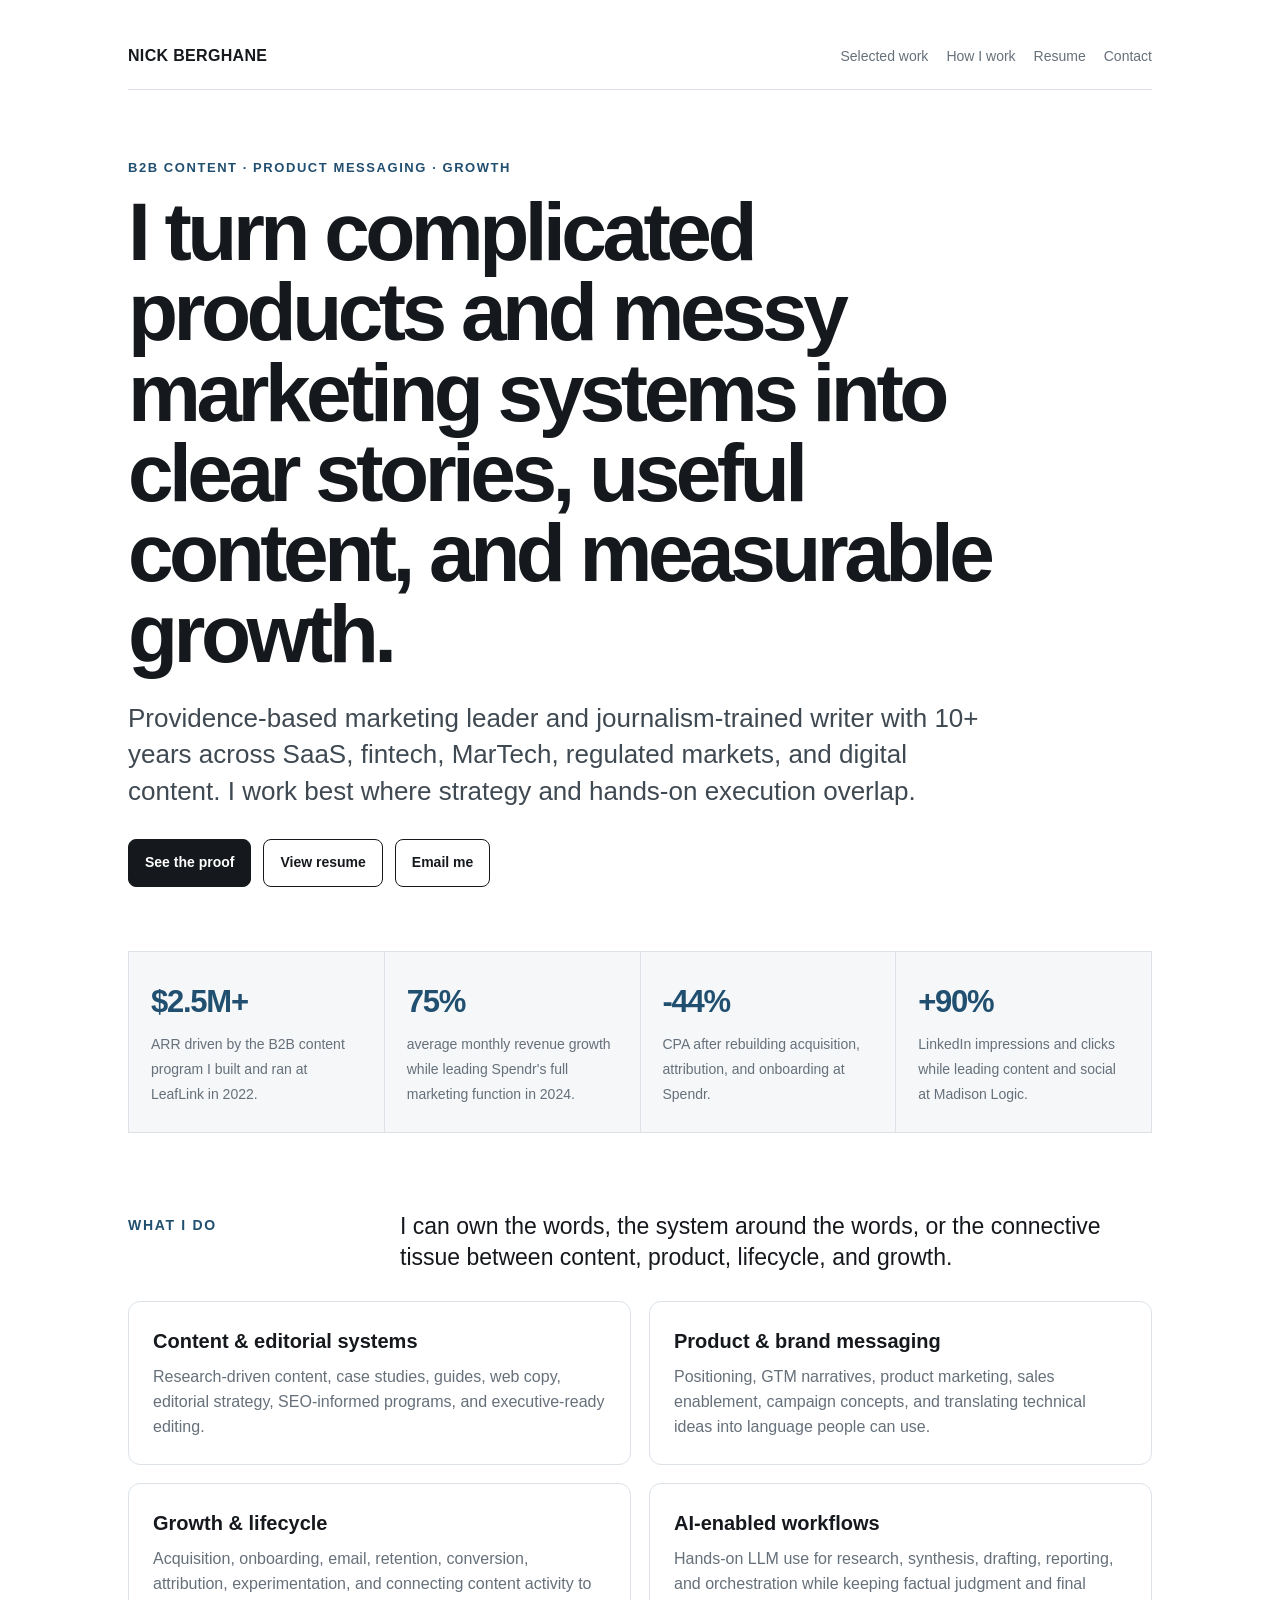
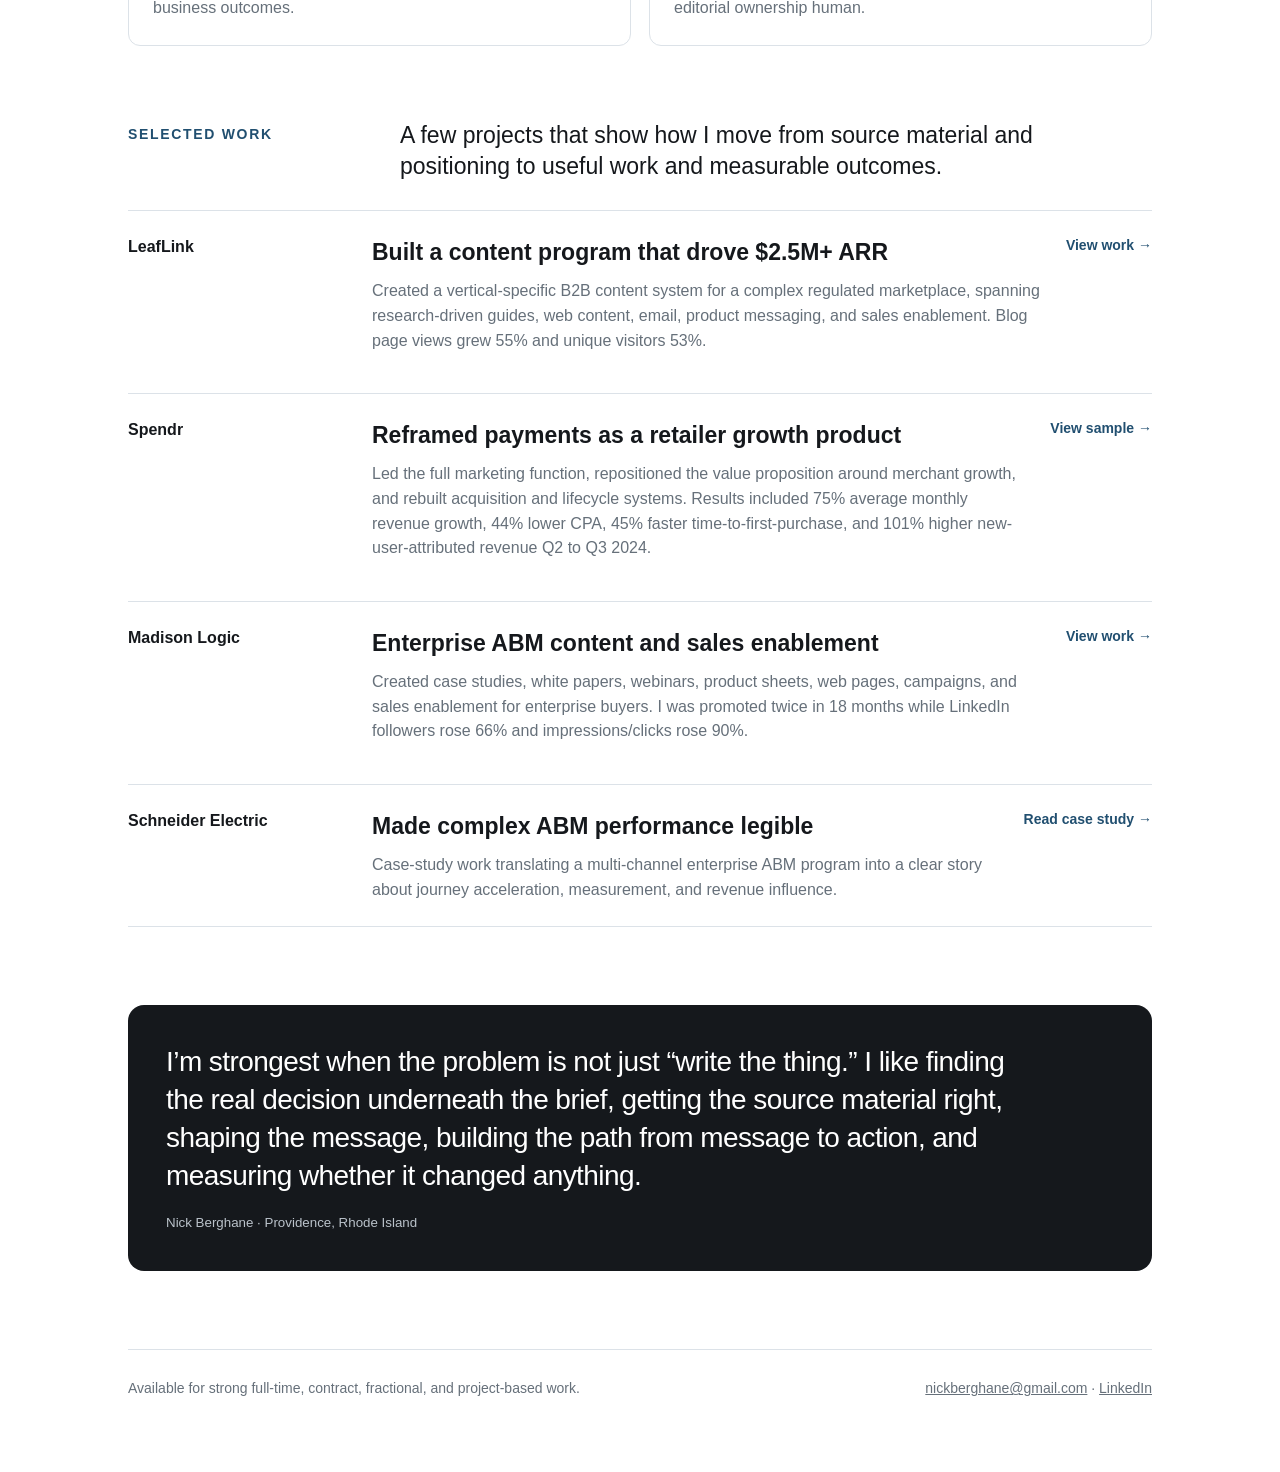
<file: hiring.html>
<!doctype html>
<html lang="en">
<head>
<meta charset="utf-8">
<meta name="viewport" content="width=device-width,initial-scale=1">
<title>Nick Berghane — B2B Content & Growth Marketing</title>
<meta name="description" content="Nick Berghane is a Providence-based B2B content and growth marketing leader with 10+ years across SaaS, fintech, MarTech, and regulated markets.">
<meta name="robots" content="noindex,nofollow">
<style>
:root{--ink:#15181c;--muted:#66707a;--line:#dce2e8;--wash:#f5f7f9;--accent:#214f70;--paper:#fff}
*{box-sizing:border-box}html{scroll-behavior:smooth}body{margin:0;background:var(--paper);color:var(--ink);font:16px/1.55 -apple-system,BlinkMacSystemFont,"Segoe UI",Inter,Arial,sans-serif}
a{color:inherit}main{max-width:1080px;margin:auto;padding:44px 28px 72px}.top{display:flex;justify-content:space-between;gap:24px;align-items:center;border-bottom:1px solid var(--line);padding-bottom:20px;margin-bottom:68px}
.brand{font-weight:800;letter-spacing:.02em}.nav{display:flex;gap:18px;font-size:14px}.nav a{text-decoration:none;color:var(--muted)}.nav a:hover{color:var(--ink)}
.hero{max-width:900px}.eyebrow{font-size:13px;text-transform:uppercase;letter-spacing:.12em;font-weight:800;color:var(--accent);margin-bottom:14px}
h1{font-size:clamp(42px,7vw,82px);line-height:.98;letter-spacing:-.055em;margin:0 0 26px;max-width:950px}
.lede{font-size:clamp(19px,2.4vw,26px);line-height:1.4;color:#3f4952;max-width:860px;margin:0}
.actions{display:flex;gap:12px;flex-wrap:wrap;margin-top:30px}.btn{display:inline-block;text-decoration:none;border:1px solid var(--ink);padding:12px 16px;border-radius:8px;font-weight:700;font-size:14px}.btn.primary{background:var(--ink);color:white}
.metrics{display:grid;grid-template-columns:repeat(4,1fr);gap:1px;background:var(--line);margin:64px 0 78px;border:1px solid var(--line)}.metric{background:var(--wash);padding:26px 22px;min-height:132px}.metric b{display:block;font-size:31px;letter-spacing:-.04em;color:var(--accent);margin-bottom:6px}.metric span{color:var(--muted);font-size:14px}
.section{margin:74px 0}.section-head{display:grid;grid-template-columns:240px 1fr;gap:32px;margin-bottom:28px}.section-head h2{font-size:14px;text-transform:uppercase;letter-spacing:.12em;color:var(--accent);margin:4px 0}.section-head p{font-size:23px;line-height:1.35;margin:0;max-width:720px}
.services{display:grid;grid-template-columns:repeat(2,1fr);gap:18px}.card{border:1px solid var(--line);border-radius:12px;padding:24px}.card h3{margin:0 0 8px;font-size:20px}.card p{margin:0;color:var(--muted)}
.work{display:grid;gap:16px}.case{display:grid;grid-template-columns:220px 1fr auto;gap:24px;align-items:start;padding:24px 0;border-top:1px solid var(--line)}.case:last-child{border-bottom:1px solid var(--line)}.case .company{font-weight:800}.case h3{font-size:23px;margin:0 0 8px}.case p{margin:0;color:var(--muted)}.case a{font-size:14px;font-weight:700;text-decoration:none;white-space:nowrap;color:var(--accent)}
.quote{background:var(--ink);color:white;border-radius:16px;padding:38px;margin:78px 0}.quote p{font-size:28px;line-height:1.35;letter-spacing:-.02em;margin:0;max-width:850px}.quote small{display:block;color:#bac2ca;margin-top:18px}
.footer{border-top:1px solid var(--line);padding-top:28px;display:flex;justify-content:space-between;gap:20px;color:var(--muted);font-size:14px}
@media(max-width:760px){main{padding:28px 18px 54px}.top{margin-bottom:50px}.nav{display:none}.metrics{grid-template-columns:1fr 1fr}.section-head{grid-template-columns:1fr;gap:6px}.services{grid-template-columns:1fr}.case{grid-template-columns:1fr;gap:10px}.case a{margin-top:4px}.footer{flex-direction:column}}
</style>
</head>
<body>
<main>
<header class="top"><div class="brand">NICK BERGHANE</div><nav class="nav"><a href="#work">Selected work</a><a href="#approach">How I work</a><a href="resume.html">Resume</a><a href="mailto:nickberghane@gmail.com">Contact</a></nav></header>

<section class="hero">
<div class="eyebrow">B2B Content · Product Messaging · Growth</div>
<h1>I turn complicated products and messy marketing systems into clear stories, useful content, and measurable growth.</h1>
<p class="lede">Providence-based marketing leader and journalism-trained writer with 10+ years across SaaS, fintech, MarTech, regulated markets, and digital content. I work best where strategy and hands-on execution overlap.</p>
<div class="actions"><a class="btn primary" href="#work">See the proof</a><a class="btn" href="resume.html">View resume</a><a class="btn" href="mailto:nickberghane@gmail.com">Email me</a></div>
</section>

<section class="metrics" aria-label="Selected results">
<div class="metric"><b>$2.5M+</b><span>ARR driven by the B2B content program I built and ran at LeafLink in 2022.</span></div>
<div class="metric"><b>75%</b><span>average monthly revenue growth while leading Spendr's full marketing function in 2024.</span></div>
<div class="metric"><b>-44%</b><span>CPA after rebuilding acquisition, attribution, and onboarding at Spendr.</span></div>
<div class="metric"><b>+90%</b><span>LinkedIn impressions and clicks while leading content and social at Madison Logic.</span></div>
</section>

<section class="section">
<div class="section-head"><h2>What I do</h2><p>I can own the words, the system around the words, or the connective tissue between content, product, lifecycle, and growth.</p></div>
<div class="services">
<article class="card"><h3>Content & editorial systems</h3><p>Research-driven content, case studies, guides, web copy, editorial strategy, SEO-informed programs, and executive-ready editing.</p></article>
<article class="card"><h3>Product & brand messaging</h3><p>Positioning, GTM narratives, product marketing, sales enablement, campaign concepts, and translating technical ideas into language people can use.</p></article>
<article class="card"><h3>Growth & lifecycle</h3><p>Acquisition, onboarding, email, retention, conversion, attribution, experimentation, and connecting content activity to business outcomes.</p></article>
<article class="card"><h3>AI-enabled workflows</h3><p>Hands-on LLM use for research, synthesis, drafting, reporting, and orchestration while keeping factual judgment and final editorial ownership human.</p></article>
</div>
</section>

<section class="section" id="work">
<div class="section-head"><h2>Selected work</h2><p>A few projects that show how I move from source material and positioning to useful work and measurable outcomes.</p></div>
<div class="work">
<article class="case"><div class="company">LeafLink</div><div><h3>Built a content program that drove $2.5M+ ARR</h3><p>Created a vertical-specific B2B content system for a complex regulated marketplace, spanning research-driven guides, web content, email, product messaging, and sales enablement. Blog page views grew 55% and unique visitors 53%.</p></div><a href="https://www.nickberghane.com/leaflink" target="_blank" rel="noopener">View work →</a></article>
<article class="case"><div class="company">Spendr</div><div><h3>Reframed payments as a retailer growth product</h3><p>Led the full marketing function, repositioned the value proposition around merchant growth, and rebuilt acquisition and lifecycle systems. Results included 75% average monthly revenue growth, 44% lower CPA, 45% faster time-to-first-purchase, and 101% higher new-user-attributed revenue Q2 to Q3 2024.</p></div><a href="https://www.nickberghane.com/_files/ugd/36b9ae_c8e84f386b004af7b1e76b2803d0e13a.pdf" target="_blank" rel="noopener">View sample →</a></article>
<article class="case"><div class="company">Madison Logic</div><div><h3>Enterprise ABM content and sales enablement</h3><p>Created case studies, white papers, webinars, product sheets, web pages, campaigns, and sales enablement for enterprise buyers. I was promoted twice in 18 months while LinkedIn followers rose 66% and impressions/clicks rose 90%.</p></div><a href="https://www.nickberghane.com/madison-logic" target="_blank" rel="noopener">View work →</a></article>
<article class="case"><div class="company">Schneider Electric</div><div><h3>Made complex ABM performance legible</h3><p>Case-study work translating a multi-channel enterprise ABM program into a clear story about journey acceleration, measurement, and revenue influence.</p></div><a href="https://www.nickberghane.com/_files/ugd/36b9ae_d15e67e5bf6a49ceb7e09abcd7f20d8d.pdf" target="_blank" rel="noopener">Read case study →</a></article>
</div>
</section>

<section class="quote" id="approach"><p>I’m strongest when the problem is not just “write the thing.” I like finding the real decision underneath the brief, getting the source material right, shaping the message, building the path from message to action, and measuring whether it changed anything.</p><small>Nick Berghane · Providence, Rhode Island</small></section>

<footer class="footer"><span>Available for strong full-time, contract, fractional, and project-based work.</span><span><a href="mailto:nickberghane@gmail.com">nickberghane@gmail.com</a> · <a href="https://www.linkedin.com/in/nick-berghane" target="_blank" rel="noopener">LinkedIn</a></span></footer>
</main>
</body>
</html>
</file>
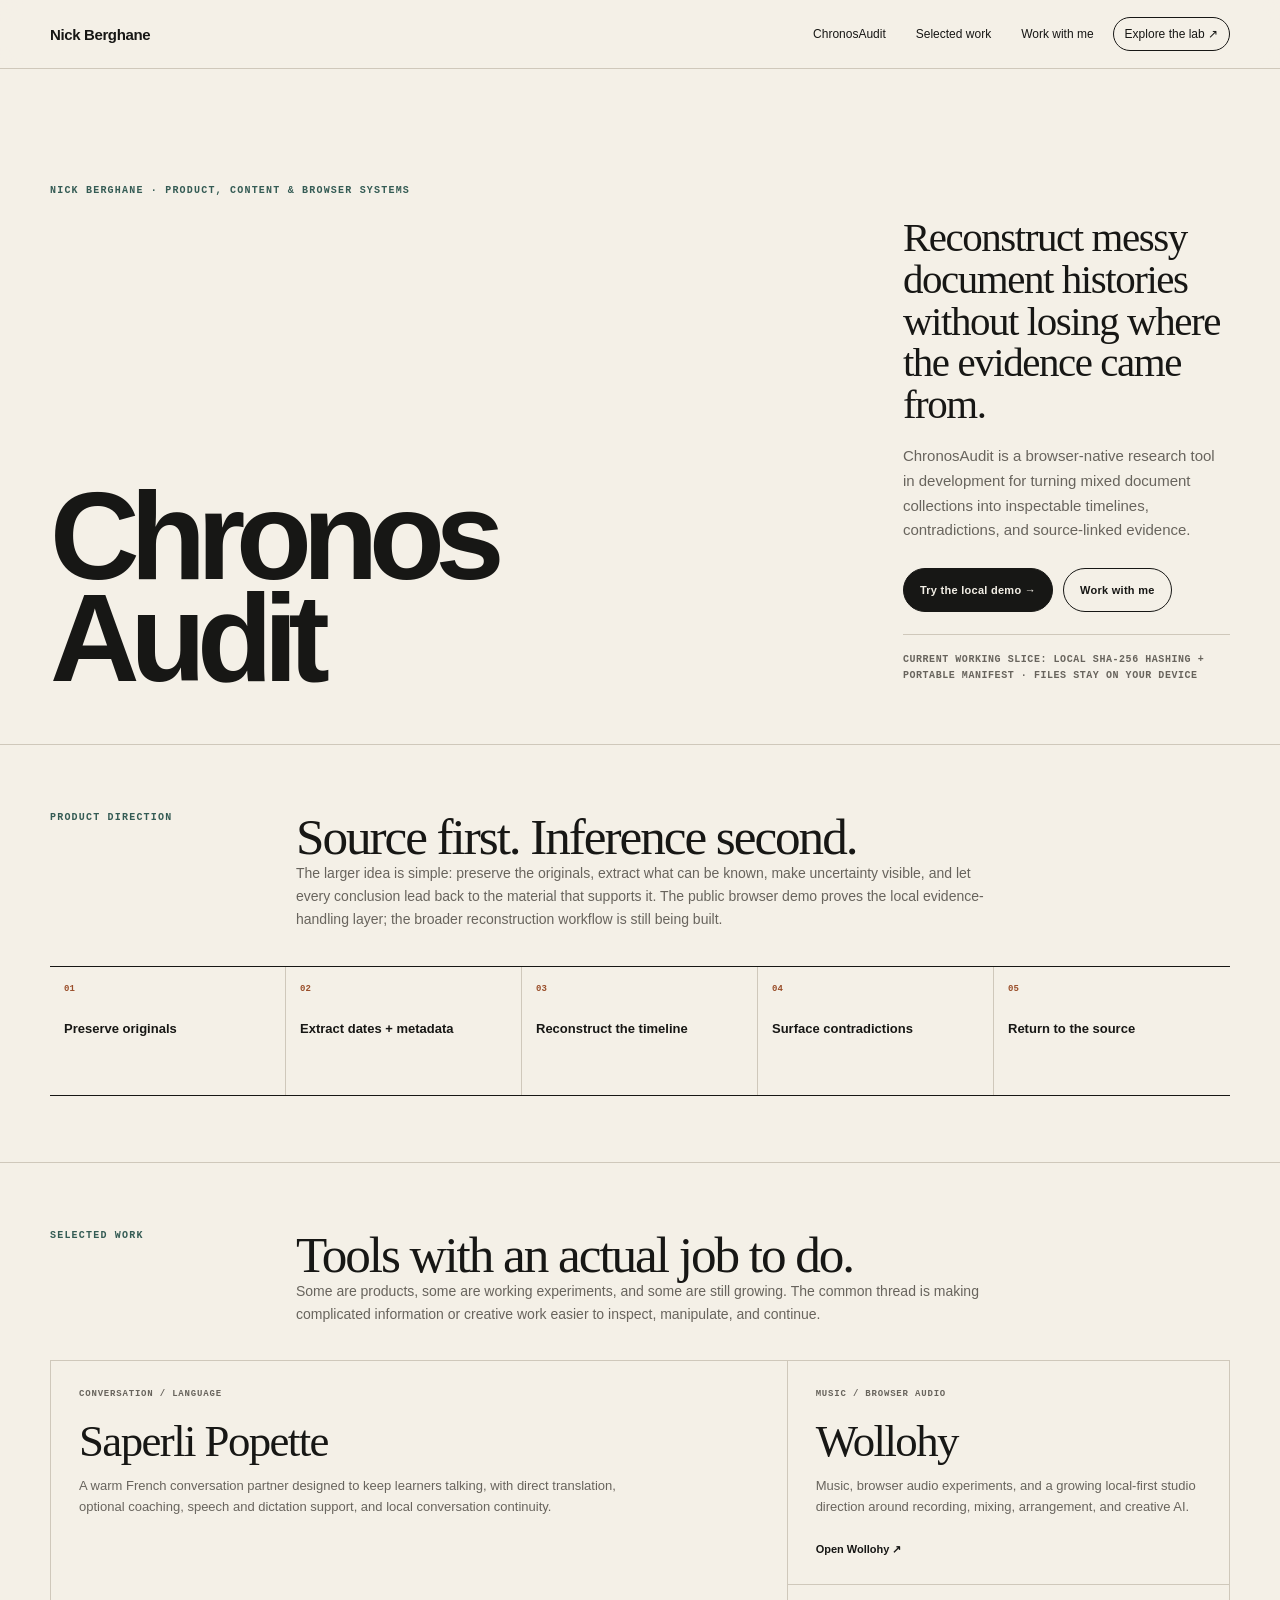
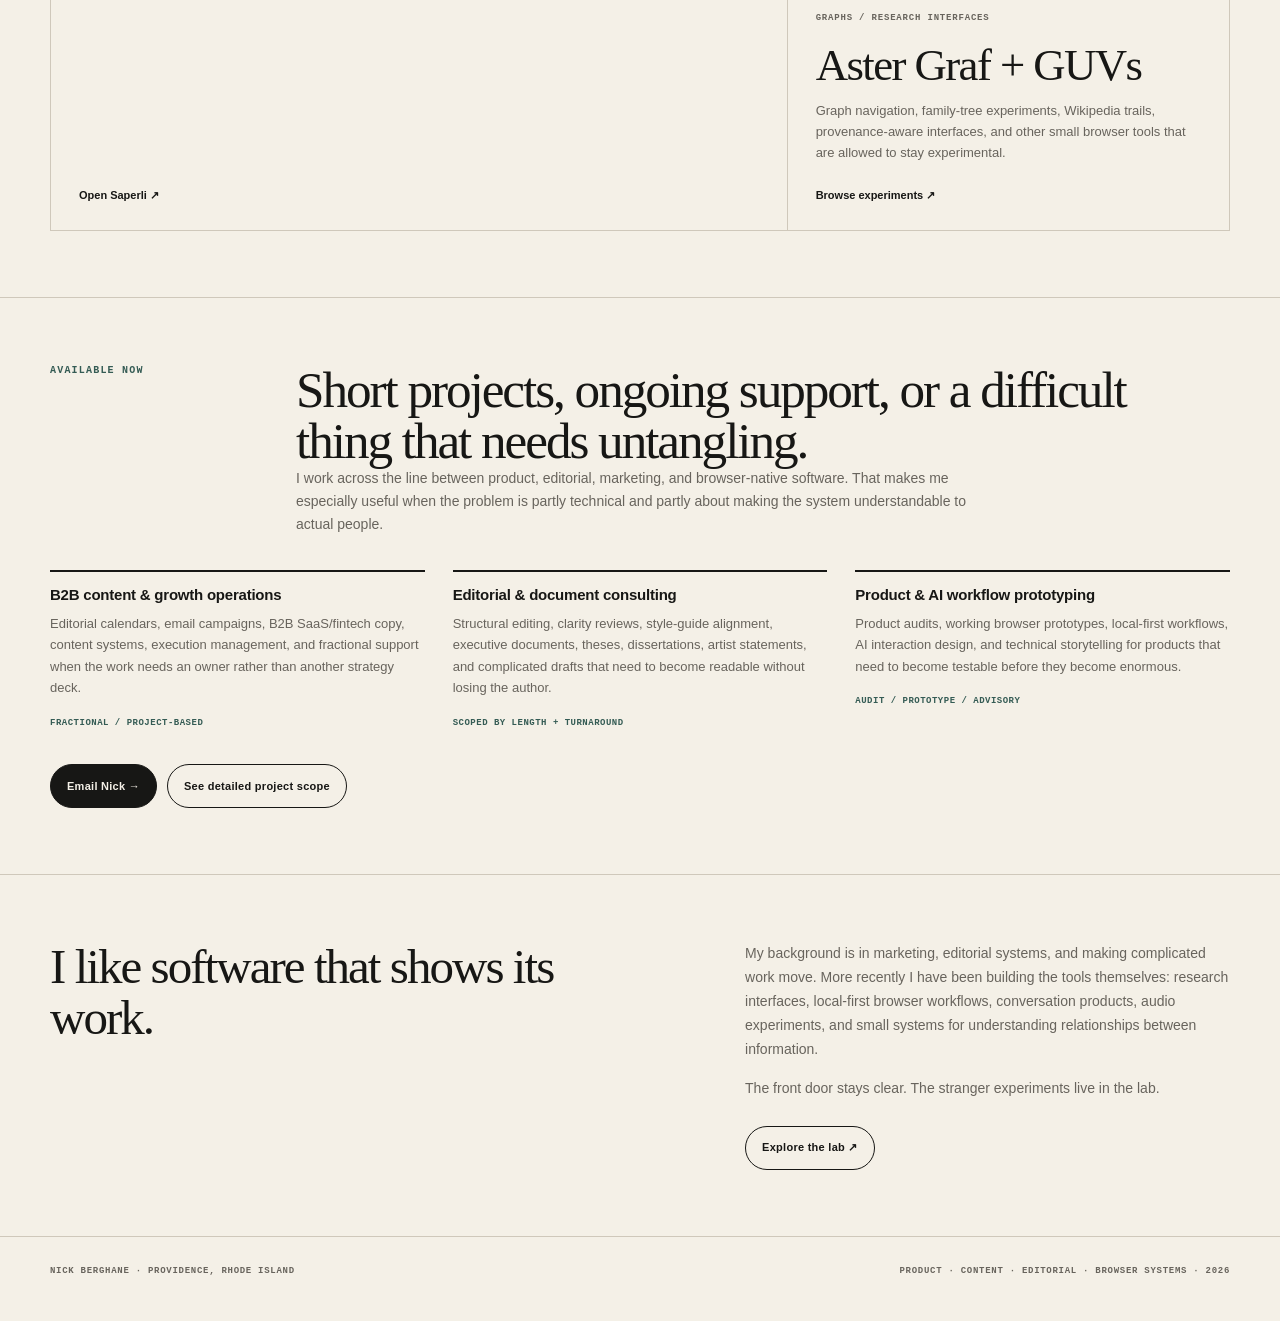
<file: home.html>
<!doctype html>
<html lang="en">
<head>
  <meta charset="utf-8">
  <meta name="viewport" content="width=device-width,initial-scale=1,viewport-fit=cover">
  <title>Nick Berghane — Product, Content & Browser Systems</title>
  <meta name="description" content="Nick Berghane builds browser-native research and creative tools and consults on product, content, editorial, and AI workflows. Featured work: ChronosAudit.">
  <meta name="theme-color" content="#f4f0e7">
  <style>
    :root{
      --paper:#f4f0e7;
      --ink:#171715;
      --muted:#68645d;
      --line:#cfc8bb;
      --soft:#ebe5d9;
      --accent:#345b54;
      --warm:#9a4f2b;
      --max:1180px;
    }
    *{box-sizing:border-box}
    html{scroll-behavior:smooth}
    body{margin:0;background:var(--paper);color:var(--ink);font-family:Arial,Helvetica,sans-serif;-webkit-font-smoothing:antialiased}
    a{color:inherit}
    .wrap{width:min(calc(100% - 36px),var(--max));margin:0 auto}
    header{position:sticky;top:0;z-index:20;background:rgba(244,240,231,.94);backdrop-filter:blur(12px);border-bottom:1px solid var(--line)}
    .nav{min-height:68px;display:flex;align-items:center;justify-content:space-between;gap:24px}
    .brand{text-decoration:none;font-weight:800;letter-spacing:-.025em;font-size:15px}
    nav{display:flex;align-items:center;gap:8px;flex-wrap:wrap;justify-content:flex-end}
    nav a{font-size:12px;text-decoration:none;padding:9px 11px;border-radius:999px}
    nav a:hover,nav a:focus-visible{background:var(--soft);outline:none}
    .lab{border:1px solid var(--ink)}

    main{overflow:hidden}
    .hero{padding:clamp(58px,9vw,118px) 0 54px;border-bottom:1px solid var(--line)}
    .eyebrow{font:700 10px/1.3 ui-monospace,SFMono-Regular,Menlo,monospace;letter-spacing:.12em;text-transform:uppercase;color:var(--accent)}
    .hero-grid{display:grid;grid-template-columns:minmax(0,1.4fr) minmax(260px,.6fr);gap:clamp(36px,7vw,90px);align-items:end;margin-top:20px}
    h1{font-size:clamp(54px,9.7vw,136px);line-height:.82;letter-spacing:-.075em;margin:0;font-weight:900}
    .hero-copy{padding-bottom:7px}
    .hero-copy h2{font-family:Georgia,'Times New Roman',serif;font-size:clamp(25px,3.2vw,43px);line-height:1.02;letter-spacing:-.035em;margin:0 0 18px;font-weight:500}
    .hero-copy p{margin:0;color:var(--muted);font-size:15px;line-height:1.65;max-width:33rem}
    .actions{display:flex;gap:10px;flex-wrap:wrap;margin-top:25px}
    .button{display:inline-flex;align-items:center;justify-content:center;min-height:44px;padding:0 16px;border:1px solid var(--ink);border-radius:999px;text-decoration:none;font-weight:800;font-size:11px;letter-spacing:.025em}
    .button.primary{background:var(--ink);color:var(--paper)}
    .button:hover{transform:translateY(-1px)}
    .proof{margin-top:22px;padding-top:17px;border-top:1px solid var(--line);font:600 10px/1.55 ui-monospace,SFMono-Regular,Menlo,monospace;color:var(--muted);text-transform:uppercase;letter-spacing:.055em}

    .section{padding:66px 0;border-bottom:1px solid var(--line)}
    .section-head{display:grid;grid-template-columns:210px minmax(0,1fr);gap:36px;margin-bottom:34px}
    .section-head h2{font-family:Georgia,'Times New Roman',serif;font-size:clamp(29px,4vw,52px);font-weight:500;letter-spacing:-.04em;line-height:1;margin:0}
    .section-head p{margin:0;color:var(--muted);line-height:1.65;font-size:14px;max-width:44rem}

    .chronos-flow{display:grid;grid-template-columns:repeat(5,1fr);border-top:1px solid var(--ink);border-bottom:1px solid var(--ink)}
    .flow-step{padding:18px 14px 22px;border-right:1px solid var(--line);min-height:128px}
    .flow-step:last-child{border-right:0}
    .flow-step span{display:block;font:700 9px/1 ui-monospace,SFMono-Regular,Menlo,monospace;color:var(--warm);margin-bottom:25px}
    .flow-step strong{font-size:13px;line-height:1.35}

    .work-grid{display:grid;grid-template-columns:1.25fr .75fr;gap:1px;background:var(--line);border:1px solid var(--line)}
    .project{background:var(--paper);padding:28px;min-height:220px;display:flex;flex-direction:column}
    .project.wide{grid-row:span 2;min-height:441px}
    .project small{font:700 9px/1.3 ui-monospace,SFMono-Regular,Menlo,monospace;text-transform:uppercase;letter-spacing:.09em;color:var(--muted)}
    .project h3{font-family:Georgia,'Times New Roman',serif;font-size:clamp(27px,3.5vw,48px);font-weight:500;letter-spacing:-.035em;margin:18px 0 12px;line-height:1}
    .project p{font-size:13px;line-height:1.62;color:var(--muted);margin:0;max-width:36rem}
    .project a{margin-top:auto;padding-top:26px;font-weight:800;font-size:11px;text-decoration:none}
    .project a:hover{text-decoration:underline}

    .services{display:grid;grid-template-columns:repeat(3,1fr);gap:28px}
    .service{border-top:2px solid var(--ink);padding-top:14px}
    .service h3{font-size:15px;margin:0 0 10px;letter-spacing:-.015em}
    .service p{font-size:13px;line-height:1.65;color:var(--muted);margin:0}
    .service .meta{margin-top:18px;font:700 9px/1.5 ui-monospace,SFMono-Regular,Menlo,monospace;color:var(--accent);text-transform:uppercase;letter-spacing:.055em}

    .about{display:grid;grid-template-columns:minmax(0,1.1fr) minmax(260px,.9fr);gap:clamp(35px,8vw,110px);align-items:start}
    .about blockquote{font-family:Georgia,'Times New Roman',serif;font-size:clamp(28px,4vw,49px);line-height:1.05;letter-spacing:-.04em;margin:0}
    .about-copy p{font-size:14px;line-height:1.72;color:var(--muted);margin:0 0 15px}

    footer{padding:28px 0 44px}
    .footer-row{display:flex;justify-content:space-between;gap:20px;align-items:center;font:700 9px/1.4 ui-monospace,SFMono-Regular,Menlo,monospace;text-transform:uppercase;letter-spacing:.08em;color:var(--muted)}

    @media(max-width:820px){
      .hero-grid,.section-head,.about{grid-template-columns:1fr}
      .hero-grid{align-items:start}
      .chronos-flow{grid-template-columns:1fr 1fr}
      .flow-step{border-bottom:1px solid var(--line)}
      .work-grid{grid-template-columns:1fr}
      .project.wide{grid-row:auto;min-height:300px}
      .services{grid-template-columns:1fr}
      .section-head{gap:13px}
    }
    @media(max-width:580px){
      .wrap{width:min(calc(100% - 24px),var(--max))}
      .nav{align-items:flex-start;padding:13px 0}
      nav{gap:2px}
      nav a:not(.lab){display:none}
      h1{font-size:clamp(50px,20vw,86px)}
      .hero{padding-top:54px}
      .chronos-flow{grid-template-columns:1fr}
      .flow-step{border-right:0}
      .footer-row{align-items:flex-start;flex-direction:column}
    }
  </style>
</head>
<body>
  <header>
    <div class="wrap nav">
      <a class="brand" href="#top">Nick Berghane</a>
      <nav aria-label="Primary navigation">
        <a href="#chronosaudit">ChronosAudit</a>
        <a href="#work">Selected work</a>
        <a href="#services">Work with me</a>
        <a class="lab" href="/lab">Explore the lab ↗</a>
      </nav>
    </div>
  </header>

  <main id="top">
    <section class="hero" id="chronosaudit">
      <div class="wrap">
        <div class="eyebrow">Nick Berghane · product, content & browser systems</div>
        <div class="hero-grid">
          <div><h1>Chronos<br>Audit</h1></div>
          <div class="hero-copy">
            <h2>Reconstruct messy document histories without losing where the evidence came from.</h2>
            <p>ChronosAudit is a browser-native research tool in development for turning mixed document collections into inspectable timelines, contradictions, and source-linked evidence.</p>
            <div class="actions">
              <a class="button primary" href="/lab#/home">Try the local demo →</a>
              <a class="button" href="#services">Work with me</a>
            </div>
            <div class="proof">Current working slice: local SHA-256 hashing + portable manifest · files stay on your device</div>
          </div>
        </div>
      </div>
    </section>

    <section class="section">
      <div class="wrap">
        <div class="section-head">
          <div class="eyebrow">Product direction</div>
          <div>
            <h2>Source first. Inference second.</h2>
            <p>The larger idea is simple: preserve the originals, extract what can be known, make uncertainty visible, and let every conclusion lead back to the material that supports it. The public browser demo proves the local evidence-handling layer; the broader reconstruction workflow is still being built.</p>
          </div>
        </div>
        <div class="chronos-flow" aria-label="ChronosAudit workflow">
          <div class="flow-step"><span>01</span><strong>Preserve originals</strong></div>
          <div class="flow-step"><span>02</span><strong>Extract dates + metadata</strong></div>
          <div class="flow-step"><span>03</span><strong>Reconstruct the timeline</strong></div>
          <div class="flow-step"><span>04</span><strong>Surface contradictions</strong></div>
          <div class="flow-step"><span>05</span><strong>Return to the source</strong></div>
        </div>
      </div>
    </section>

    <section class="section" id="work">
      <div class="wrap">
        <div class="section-head">
          <div class="eyebrow">Selected work</div>
          <div>
            <h2>Tools with an actual job to do.</h2>
            <p>Some are products, some are working experiments, and some are still growing. The common thread is making complicated information or creative work easier to inspect, manipulate, and continue.</p>
          </div>
        </div>
        <div class="work-grid">
          <article class="project wide">
            <small>Conversation / language</small>
            <h3>Saperli Popette</h3>
            <p>A warm French conversation partner designed to keep learners talking, with direct translation, optional coaching, speech and dictation support, and local conversation continuity.</p>
            <a href="https://saperli-popette.vercel.app" target="_blank" rel="noreferrer">Open Saperli ↗</a>
          </article>
          <article class="project">
            <small>Music / browser audio</small>
            <h3>Wollohy</h3>
            <p>Music, browser audio experiments, and a growing local-first studio direction around recording, mixing, arrangement, and creative AI.</p>
            <a href="https://wollohy.vercel.app" target="_blank" rel="noreferrer">Open Wollohy ↗</a>
          </article>
          <article class="project">
            <small>Graphs / research interfaces</small>
            <h3>Aster Graf + GUVs</h3>
            <p>Graph navigation, family-tree experiments, Wikipedia trails, provenance-aware interfaces, and other small browser tools that are allowed to stay experimental.</p>
            <a href="https://guvs.vercel.app" target="_blank" rel="noreferrer">Browse experiments ↗</a>
          </article>
        </div>
      </div>
    </section>

    <section class="section" id="services">
      <div class="wrap">
        <div class="section-head">
          <div class="eyebrow">Available now</div>
          <div>
            <h2>Short projects, ongoing support, or a difficult thing that needs untangling.</h2>
            <p>I work across the line between product, editorial, marketing, and browser-native software. That makes me especially useful when the problem is partly technical and partly about making the system understandable to actual people.</p>
          </div>
        </div>
        <div class="services">
          <article class="service">
            <h3>B2B content & growth operations</h3>
            <p>Editorial calendars, email campaigns, B2B SaaS/fintech copy, content systems, execution management, and fractional support when the work needs an owner rather than another strategy deck.</p>
            <div class="meta">Fractional / project-based</div>
          </article>
          <article class="service">
            <h3>Editorial & document consulting</h3>
            <p>Structural editing, clarity reviews, style-guide alignment, executive documents, theses, dissertations, artist statements, and complicated drafts that need to become readable without losing the author.</p>
            <div class="meta">Scoped by length + turnaround</div>
          </article>
          <article class="service">
            <h3>Product & AI workflow prototyping</h3>
            <p>Product audits, working browser prototypes, local-first workflows, AI interaction design, and technical storytelling for products that need to become testable before they become enormous.</p>
            <div class="meta">Audit / prototype / advisory</div>
          </article>
        </div>
        <div class="actions" style="margin-top:34px">
          <a class="button primary" href="mailto:nickberghane@gmail.com?subject=Project%20inquiry">Email Nick →</a>
          <a class="button" href="/lab#/about">See detailed project scope</a>
        </div>
      </div>
    </section>

    <section class="section">
      <div class="wrap about">
        <blockquote>I like software that shows its work.</blockquote>
        <div class="about-copy">
          <p>My background is in marketing, editorial systems, and making complicated work move. More recently I have been building the tools themselves: research interfaces, local-first browser workflows, conversation products, audio experiments, and small systems for understanding relationships between information.</p>
          <p>The front door stays clear. The stranger experiments live in the lab.</p>
          <div class="actions"><a class="button" href="/lab">Explore the lab ↗</a></div>
        </div>
      </div>
    </section>
  </main>

  <footer>
    <div class="wrap footer-row">
      <span>Nick Berghane · Providence, Rhode Island</span>
      <span>Product · content · editorial · browser systems · 2026</span>
    </div>
  </footer>
</body>
</html>
</file>
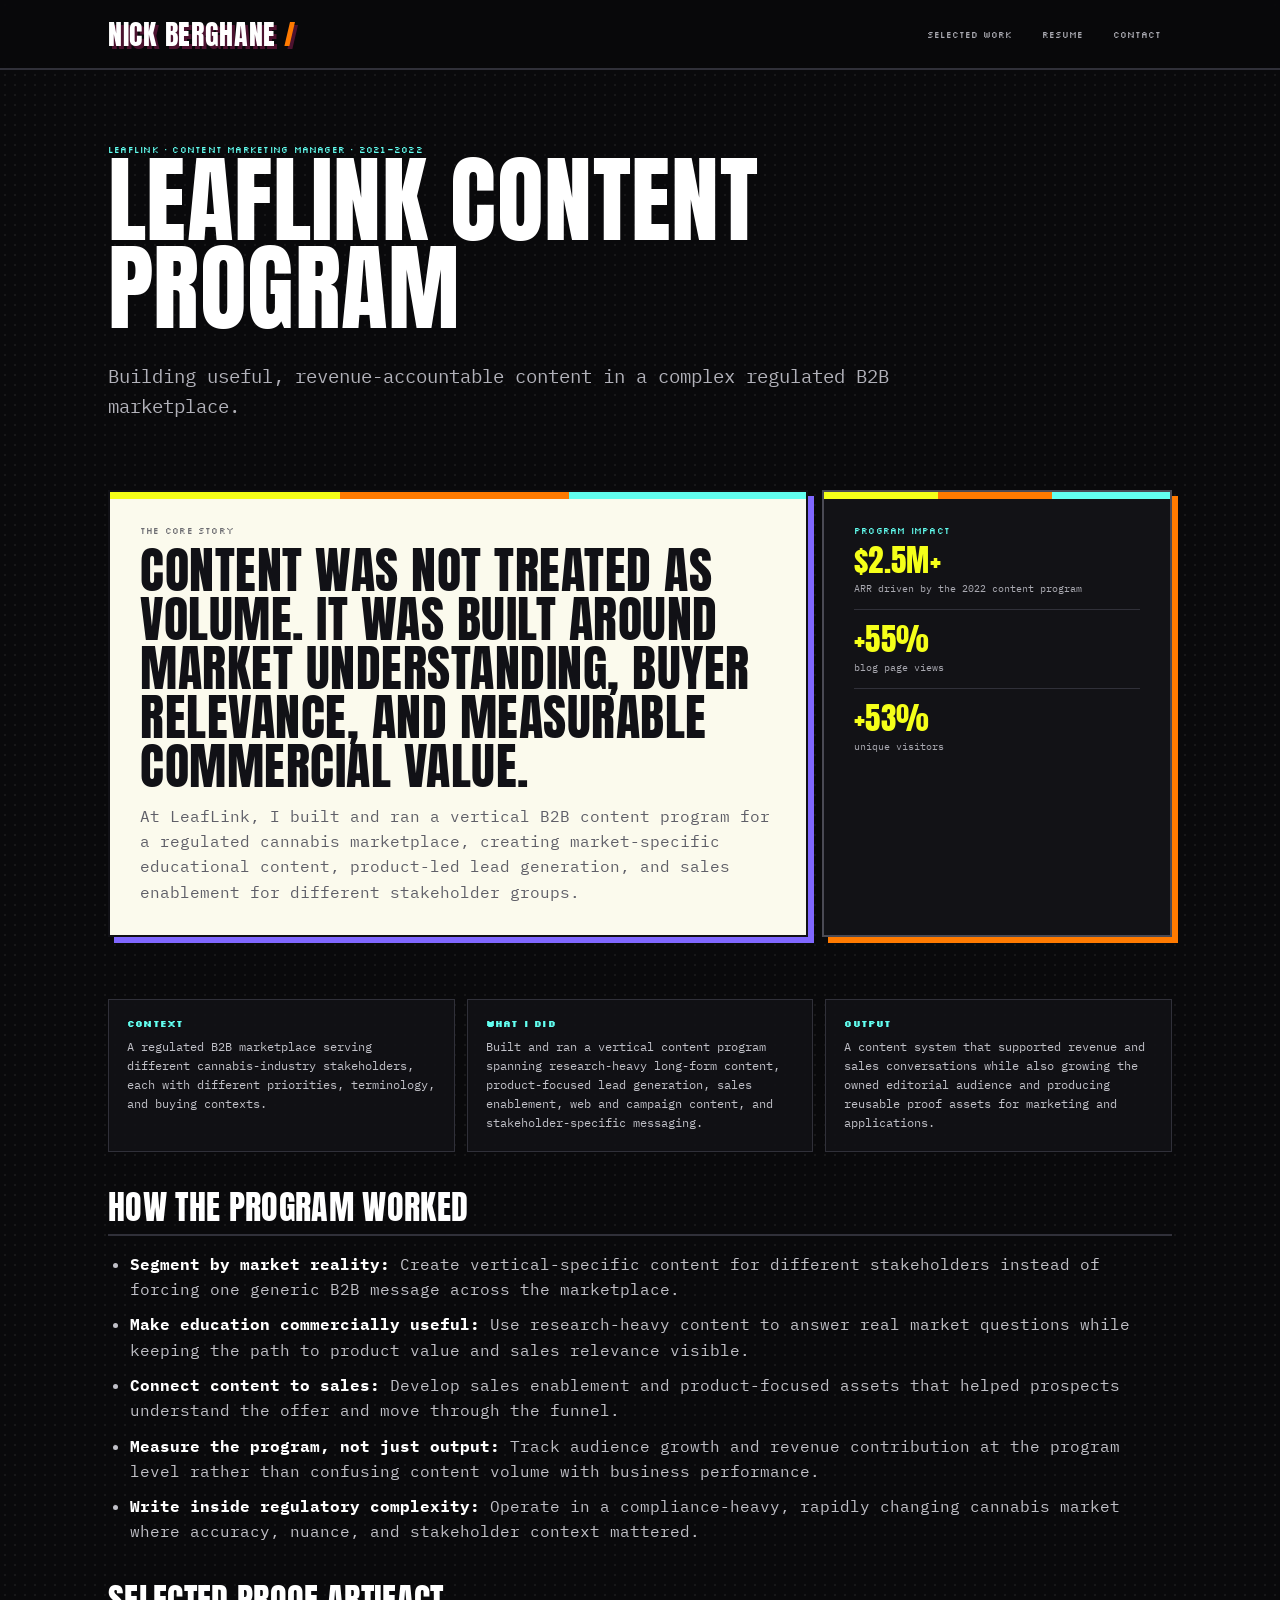
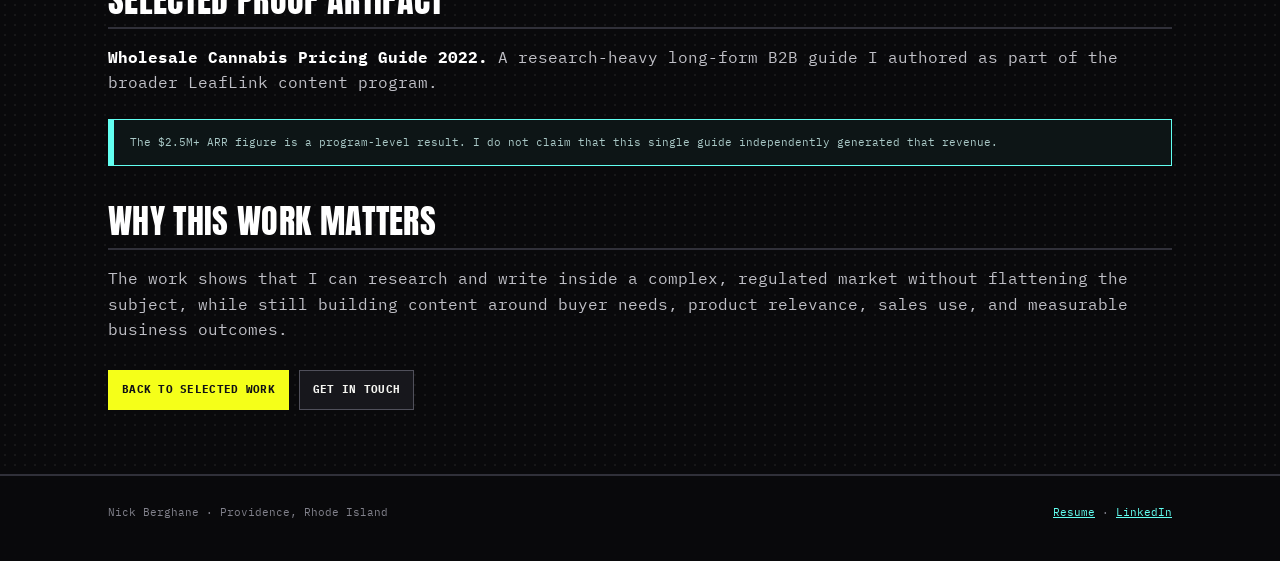
<file: leaflink.html>
<!doctype html><html lang="en"><head><meta charset="utf-8"><meta name="viewport" content="width=device-width,initial-scale=1"><title>LeafLink Content Program | Nick Berghane</title><meta name="description" content="LeafLink content case study: a regulated B2B content program tied to $2.5M+ ARR, 55% page-view growth, and 53% unique-visitor growth."><link rel="stylesheet" href="site.css"></head><body>
<header class="site-head"><div class="wrap"><a class="brand" href="index.html">NICK BERGHANE</a><nav class="nav"><a href="index.html#work">Selected work</a><a href="resume.html">Resume</a><a href="mailto:nickberghane@gmail.com">Contact</a></nav></div></header>
<main><section class="case-hero"><div class="wrap"><div class="eyebrow">LeafLink · Content Marketing Manager · 2021–2022</div><h1>LeafLink content program</h1><p class="lede">Building useful, revenue-accountable content in a complex regulated B2B marketplace.</p></div></section>
<section class="band"><div class="wrap"><div class="band-grid"><div class="band-cell"><div class="eyebrow">The core story</div><h2>Content was not treated as volume. It was built around market understanding, buyer relevance, and measurable commercial value.</h2><p>At LeafLink, I built and ran a vertical B2B content program for a regulated cannabis marketplace, creating market-specific educational content, product-led lead generation, and sales enablement for different stakeholder groups.</p></div><div class="band-cell"><div class="eyebrow">Program impact</div><div class="impact-list"><div><b>$2.5M+</b><span>ARR driven by the 2022 content program</span></div><div><b>+55%</b><span>blog page views</span></div><div><b>+53%</b><span>unique visitors</span></div></div></div></div></div></section>
<section class="detail"><div class="wrap"><div class="three"><div class="info"><h3>Context</h3><p>A regulated B2B marketplace serving different cannabis-industry stakeholders, each with different priorities, terminology, and buying contexts.</p></div><div class="info"><h3>What I did</h3><p>Built and ran a vertical content program spanning research-heavy long-form content, product-focused lead generation, sales enablement, web and campaign content, and stakeholder-specific messaging.</p></div><div class="info"><h3>Output</h3><p>A content system that supported revenue and sales conversations while also growing the owned editorial audience and producing reusable proof assets for marketing and applications.</p></div></div>
<h2>How the program worked</h2><ul><li><strong>Segment by market reality:</strong> Create vertical-specific content for different stakeholders instead of forcing one generic B2B message across the marketplace.</li><li><strong>Make education commercially useful:</strong> Use research-heavy content to answer real market questions while keeping the path to product value and sales relevance visible.</li><li><strong>Connect content to sales:</strong> Develop sales enablement and product-focused assets that helped prospects understand the offer and move through the funnel.</li><li><strong>Measure the program, not just output:</strong> Track audience growth and revenue contribution at the program level rather than confusing content volume with business performance.</li><li><strong>Write inside regulatory complexity:</strong> Operate in a compliance-heavy, rapidly changing cannabis market where accuracy, nuance, and stakeholder context mattered.</li></ul>
<h2>Selected proof artifact</h2><p><strong>Wholesale Cannabis Pricing Guide 2022.</strong> A research-heavy long-form B2B guide I authored as part of the broader LeafLink content program.</p><div class="note">The $2.5M+ ARR figure is a program-level result. I do not claim that this single guide independently generated that revenue.</div>
<h2>Why this work matters</h2><p>The work shows that I can research and write inside a complex, regulated market without flattening the subject, while still building content around buyer needs, product relevance, sales use, and measurable business outcomes.</p><div class="actions"><a class="btn primary" href="index.html#work">Back to selected work</a><a class="btn" href="mailto:nickberghane@gmail.com">Get in touch</a></div></div></section></main>
<footer class="footer"><div class="wrap"><span>Nick Berghane · Providence, Rhode Island</span><span><a href="resume.html">Resume</a> · <a href="https://www.linkedin.com/in/nick-berghane" target="_blank" rel="noopener">LinkedIn</a></span></div></footer></body></html>
</file>
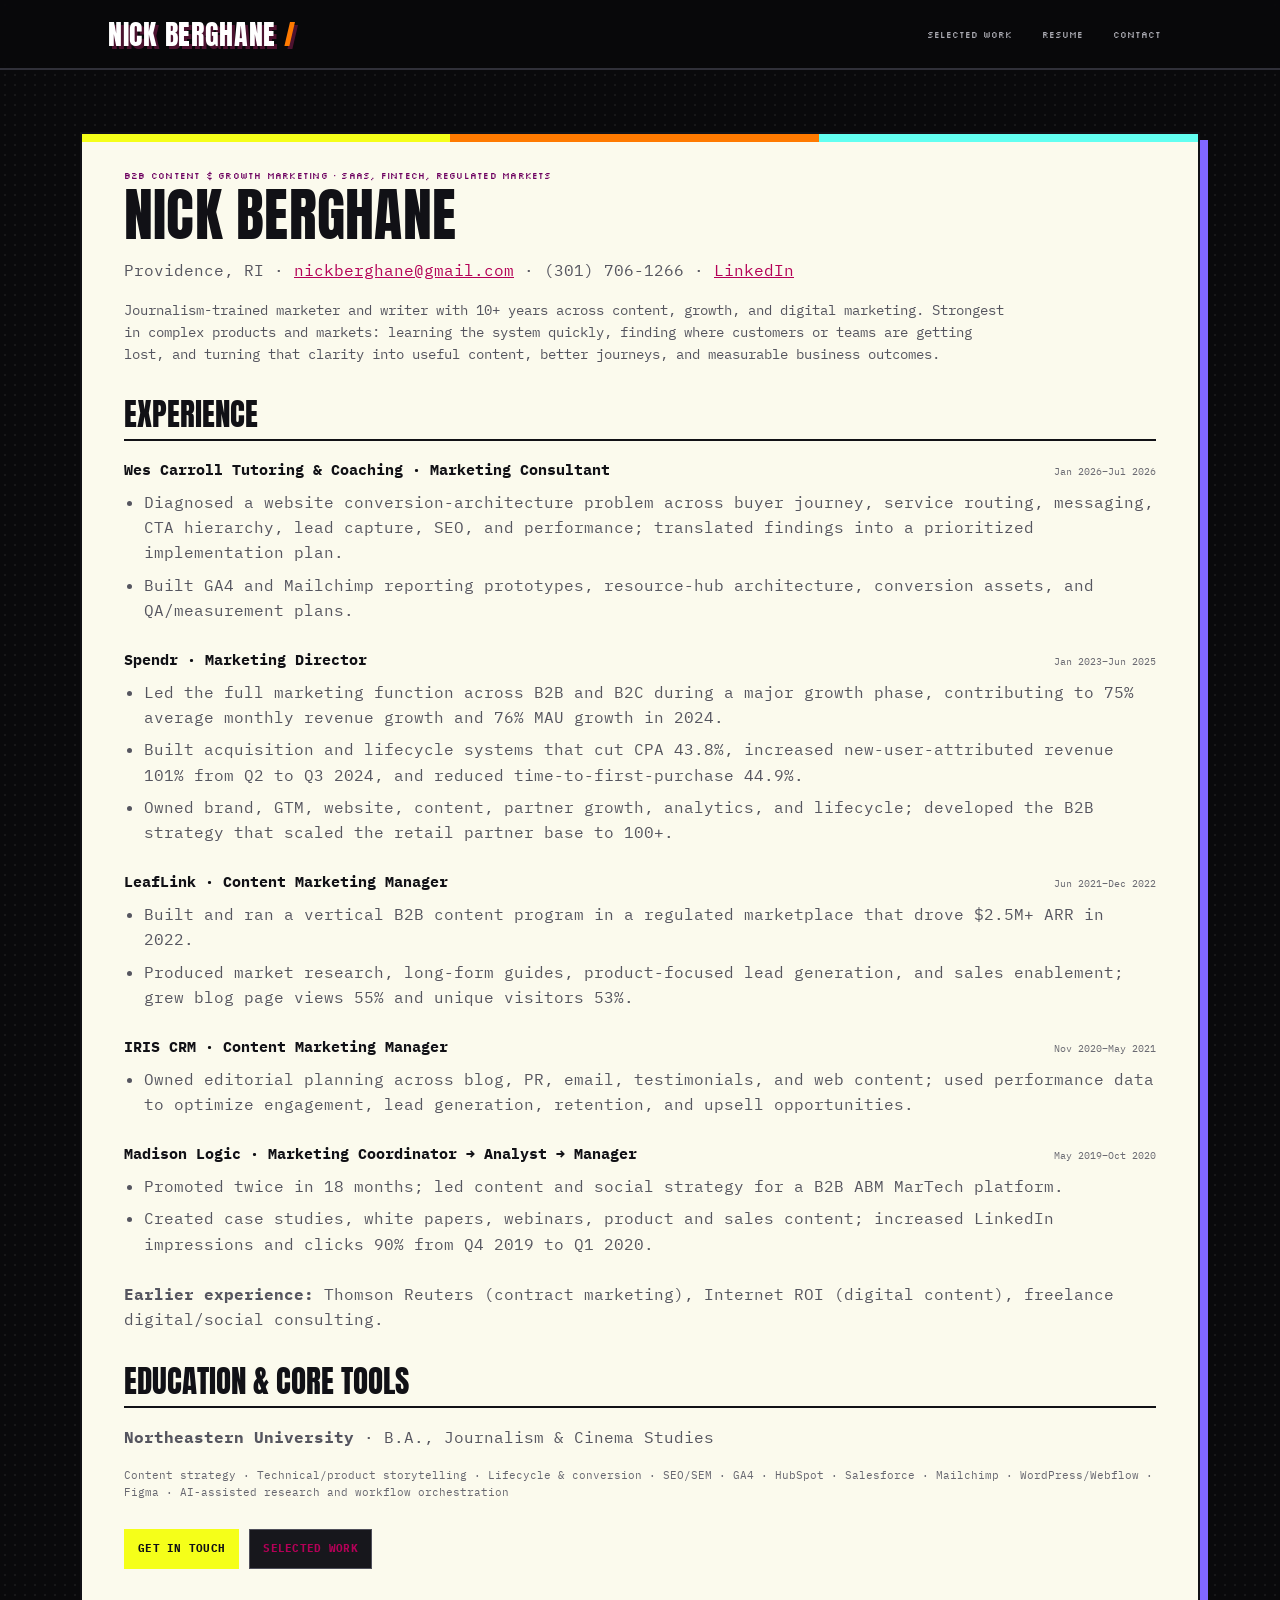
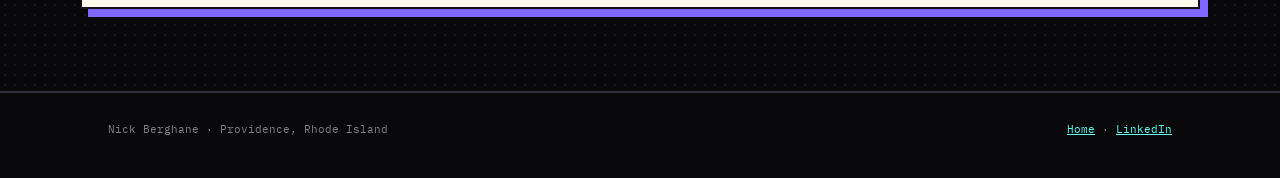
<file: resume.html>
<!doctype html><html lang="en"><head><meta charset="utf-8"><meta name="viewport" content="width=device-width,initial-scale=1"><title>Resume | Nick Berghane</title><meta name="description" content="Nick Berghane resume: B2B content, growth marketing, SaaS, fintech, MarTech, regulated markets, lifecycle, conversion, and marketing systems."><link rel="stylesheet" href="site.css"></head><body>
<header class="site-head"><div class="wrap"><a class="brand" href="index.html">NICK BERGHANE</a><nav class="nav"><a href="index.html#work">Selected work</a><a href="resume.html">Resume</a><a href="mailto:nickberghane@gmail.com">Contact</a></nav></div></header>
<main class="resume"><div class="wrap"><div class="titleline">B2B Content & Growth Marketing · SaaS, Fintech, Regulated Markets</div><h1>Nick Berghane</h1><p>Providence, RI · <a href="mailto:nickberghane@gmail.com">nickberghane@gmail.com</a> · (301) 706-1266 · <a href="https://www.linkedin.com/in/nick-berghane" target="_blank" rel="noopener">LinkedIn</a></p><p class="lede">Journalism-trained marketer and writer with 10+ years across content, growth, and digital marketing. Strongest in complex products and markets: learning the system quickly, finding where customers or teams are getting lost, and turning that clarity into useful content, better journeys, and measurable business outcomes.</p>
<h2>Experience</h2>
<div class="job"><div class="job-head"><h3>Wes Carroll Tutoring & Coaching · Marketing Consultant</h3><span class="dates">Jan 2026–Jul 2026</span></div><ul><li>Diagnosed a website conversion-architecture problem across buyer journey, service routing, messaging, CTA hierarchy, lead capture, SEO, and performance; translated findings into a prioritized implementation plan.</li><li>Built GA4 and Mailchimp reporting prototypes, resource-hub architecture, conversion assets, and QA/measurement plans.</li></ul></div>
<div class="job"><div class="job-head"><h3>Spendr · Marketing Director</h3><span class="dates">Jan 2023–Jun 2025</span></div><ul><li>Led the full marketing function across B2B and B2C during a major growth phase, contributing to 75% average monthly revenue growth and 76% MAU growth in 2024.</li><li>Built acquisition and lifecycle systems that cut CPA 43.8%, increased new-user-attributed revenue 101% from Q2 to Q3 2024, and reduced time-to-first-purchase 44.9%.</li><li>Owned brand, GTM, website, content, partner growth, analytics, and lifecycle; developed the B2B strategy that scaled the retail partner base to 100+.</li></ul></div>
<div class="job"><div class="job-head"><h3>LeafLink · Content Marketing Manager</h3><span class="dates">Jun 2021–Dec 2022</span></div><ul><li>Built and ran a vertical B2B content program in a regulated marketplace that drove $2.5M+ ARR in 2022.</li><li>Produced market research, long-form guides, product-focused lead generation, and sales enablement; grew blog page views 55% and unique visitors 53%.</li></ul></div>
<div class="job"><div class="job-head"><h3>IRIS CRM · Content Marketing Manager</h3><span class="dates">Nov 2020–May 2021</span></div><ul><li>Owned editorial planning across blog, PR, email, testimonials, and web content; used performance data to optimize engagement, lead generation, retention, and upsell opportunities.</li></ul></div>
<div class="job"><div class="job-head"><h3>Madison Logic · Marketing Coordinator → Analyst → Manager</h3><span class="dates">May 2019–Oct 2020</span></div><ul><li>Promoted twice in 18 months; led content and social strategy for a B2B ABM MarTech platform.</li><li>Created case studies, white papers, webinars, product and sales content; increased LinkedIn impressions and clicks 90% from Q4 2019 to Q1 2020.</li></ul></div>
<p><strong>Earlier experience:</strong> Thomson Reuters (contract marketing), Internet ROI (digital content), freelance digital/social consulting.</p>
<h2>Education & core tools</h2><p><strong>Northeastern University</strong> · B.A., Journalism & Cinema Studies</p><p class="toolrow">Content strategy · Technical/product storytelling · Lifecycle & conversion · SEO/SEM · GA4 · HubSpot · Salesforce · Mailchimp · WordPress/Webflow · Figma · AI-assisted research and workflow orchestration</p>
<div class="actions"><a class="btn primary" href="mailto:nickberghane@gmail.com">Get in touch</a><a class="btn" href="index.html#work">Selected work</a></div></div></main>
<footer class="footer"><div class="wrap"><span>Nick Berghane · Providence, Rhode Island</span><span><a href="index.html">Home</a> · <a href="https://www.linkedin.com/in/nick-berghane" target="_blank" rel="noopener">LinkedIn</a></span></div></footer></body></html>
</file>
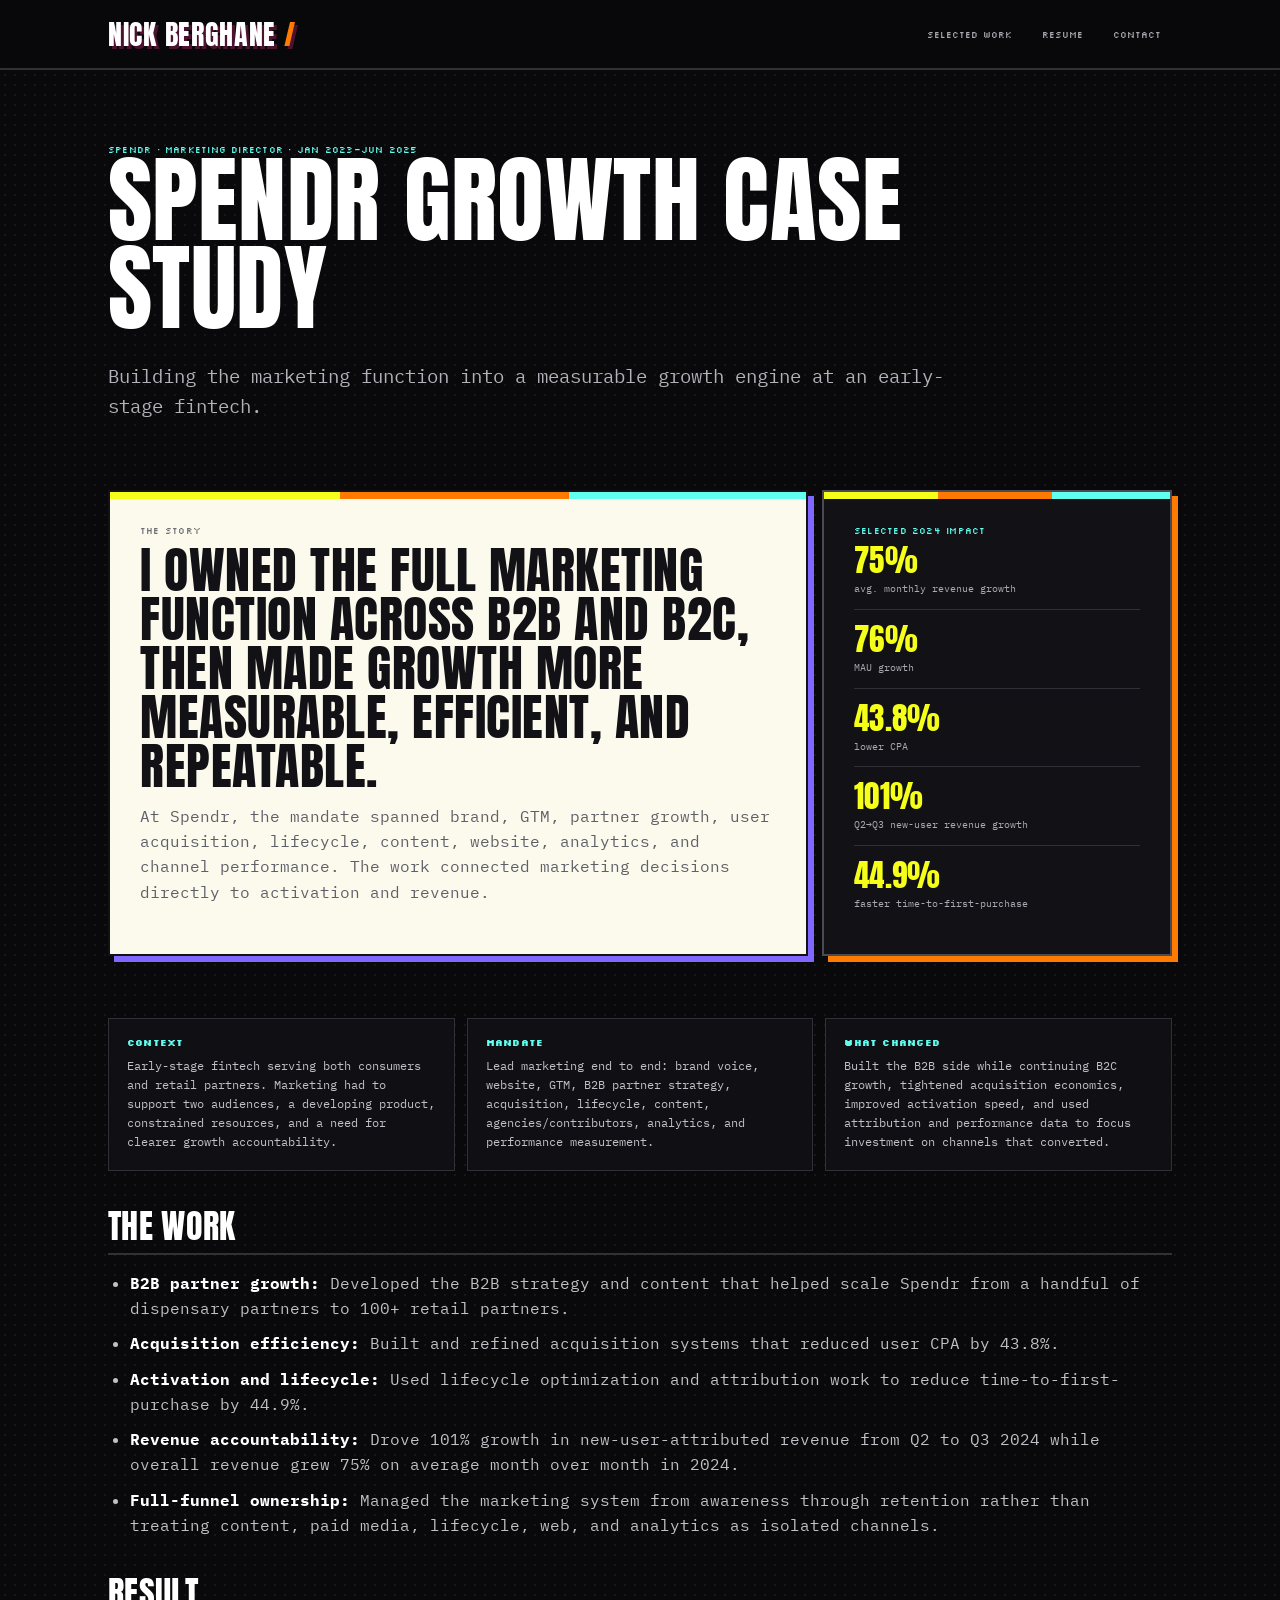
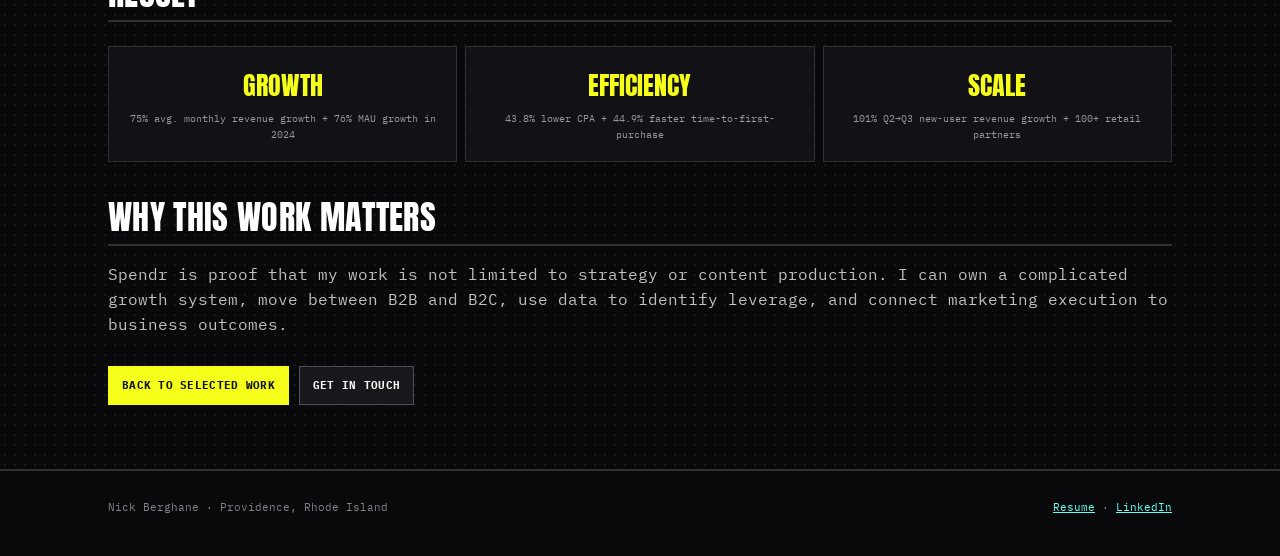
<file: spendr.html>
<!doctype html><html lang="en"><head><meta charset="utf-8"><meta name="viewport" content="width=device-width,initial-scale=1"><title>Spendr Growth Case Study | Nick Berghane</title><meta name="description" content="Spendr growth case study: full-funnel B2B and B2C marketing leadership with measurable revenue, MAU, CPA, activation, and partner-growth results."><link rel="stylesheet" href="site.css"></head><body>
<header class="site-head"><div class="wrap"><a class="brand" href="index.html">NICK BERGHANE</a><nav class="nav"><a href="index.html#work">Selected work</a><a href="resume.html">Resume</a><a href="mailto:nickberghane@gmail.com">Contact</a></nav></div></header>
<main><section class="case-hero"><div class="wrap"><div class="eyebrow">Spendr · Marketing Director · Jan 2023–Jun 2025</div><h1>Spendr growth case study</h1><p class="lede">Building the marketing function into a measurable growth engine at an early-stage fintech.</p></div></section>
<section class="band"><div class="wrap"><div class="band-grid"><div class="band-cell"><div class="eyebrow">The story</div><h2>I owned the full marketing function across B2B and B2C, then made growth more measurable, efficient, and repeatable.</h2><p>At Spendr, the mandate spanned brand, GTM, partner growth, user acquisition, lifecycle, content, website, analytics, and channel performance. The work connected marketing decisions directly to activation and revenue.</p></div><div class="band-cell"><div class="eyebrow">Selected 2024 impact</div><div class="impact-list"><div><b>75%</b><span>avg. monthly revenue growth</span></div><div><b>76%</b><span>MAU growth</span></div><div><b>43.8%</b><span>lower CPA</span></div><div><b>101%</b><span>Q2→Q3 new-user revenue growth</span></div><div><b>44.9%</b><span>faster time-to-first-purchase</span></div></div></div></div></div></section>
<section class="detail"><div class="wrap"><div class="three"><div class="info"><h3>Context</h3><p>Early-stage fintech serving both consumers and retail partners. Marketing had to support two audiences, a developing product, constrained resources, and a need for clearer growth accountability.</p></div><div class="info"><h3>Mandate</h3><p>Lead marketing end to end: brand voice, website, GTM, B2B partner strategy, acquisition, lifecycle, content, agencies/contributors, analytics, and performance measurement.</p></div><div class="info"><h3>What changed</h3><p>Built the B2B side while continuing B2C growth, tightened acquisition economics, improved activation speed, and used attribution and performance data to focus investment on channels that converted.</p></div></div>
<h2>The work</h2><ul><li><strong>B2B partner growth:</strong> Developed the B2B strategy and content that helped scale Spendr from a handful of dispensary partners to 100+ retail partners.</li><li><strong>Acquisition efficiency:</strong> Built and refined acquisition systems that reduced user CPA by 43.8%.</li><li><strong>Activation and lifecycle:</strong> Used lifecycle optimization and attribution work to reduce time-to-first-purchase by 44.9%.</li><li><strong>Revenue accountability:</strong> Drove 101% growth in new-user-attributed revenue from Q2 to Q3 2024 while overall revenue grew 75% on average month over month in 2024.</li><li><strong>Full-funnel ownership:</strong> Managed the marketing system from awareness through retention rather than treating content, paid media, lifecycle, web, and analytics as isolated channels.</li></ul>
<h2>Result</h2><div class="result-strip"><div><b>Growth</b><span>75% avg. monthly revenue growth + 76% MAU growth in 2024</span></div><div><b>Efficiency</b><span>43.8% lower CPA + 44.9% faster time-to-first-purchase</span></div><div><b>Scale</b><span>101% Q2→Q3 new-user revenue growth + 100+ retail partners</span></div></div>
<h2>Why this work matters</h2><p>Spendr is proof that my work is not limited to strategy or content production. I can own a complicated growth system, move between B2B and B2C, use data to identify leverage, and connect marketing execution to business outcomes.</p><div class="actions"><a class="btn primary" href="index.html#work">Back to selected work</a><a class="btn" href="mailto:nickberghane@gmail.com">Get in touch</a></div></div></section></main>
<footer class="footer"><div class="wrap"><span>Nick Berghane · Providence, Rhode Island</span><span><a href="resume.html">Resume</a> · <a href="https://www.linkedin.com/in/nick-berghane" target="_blank" rel="noopener">LinkedIn</a></span></div></footer></body></html>
</file>
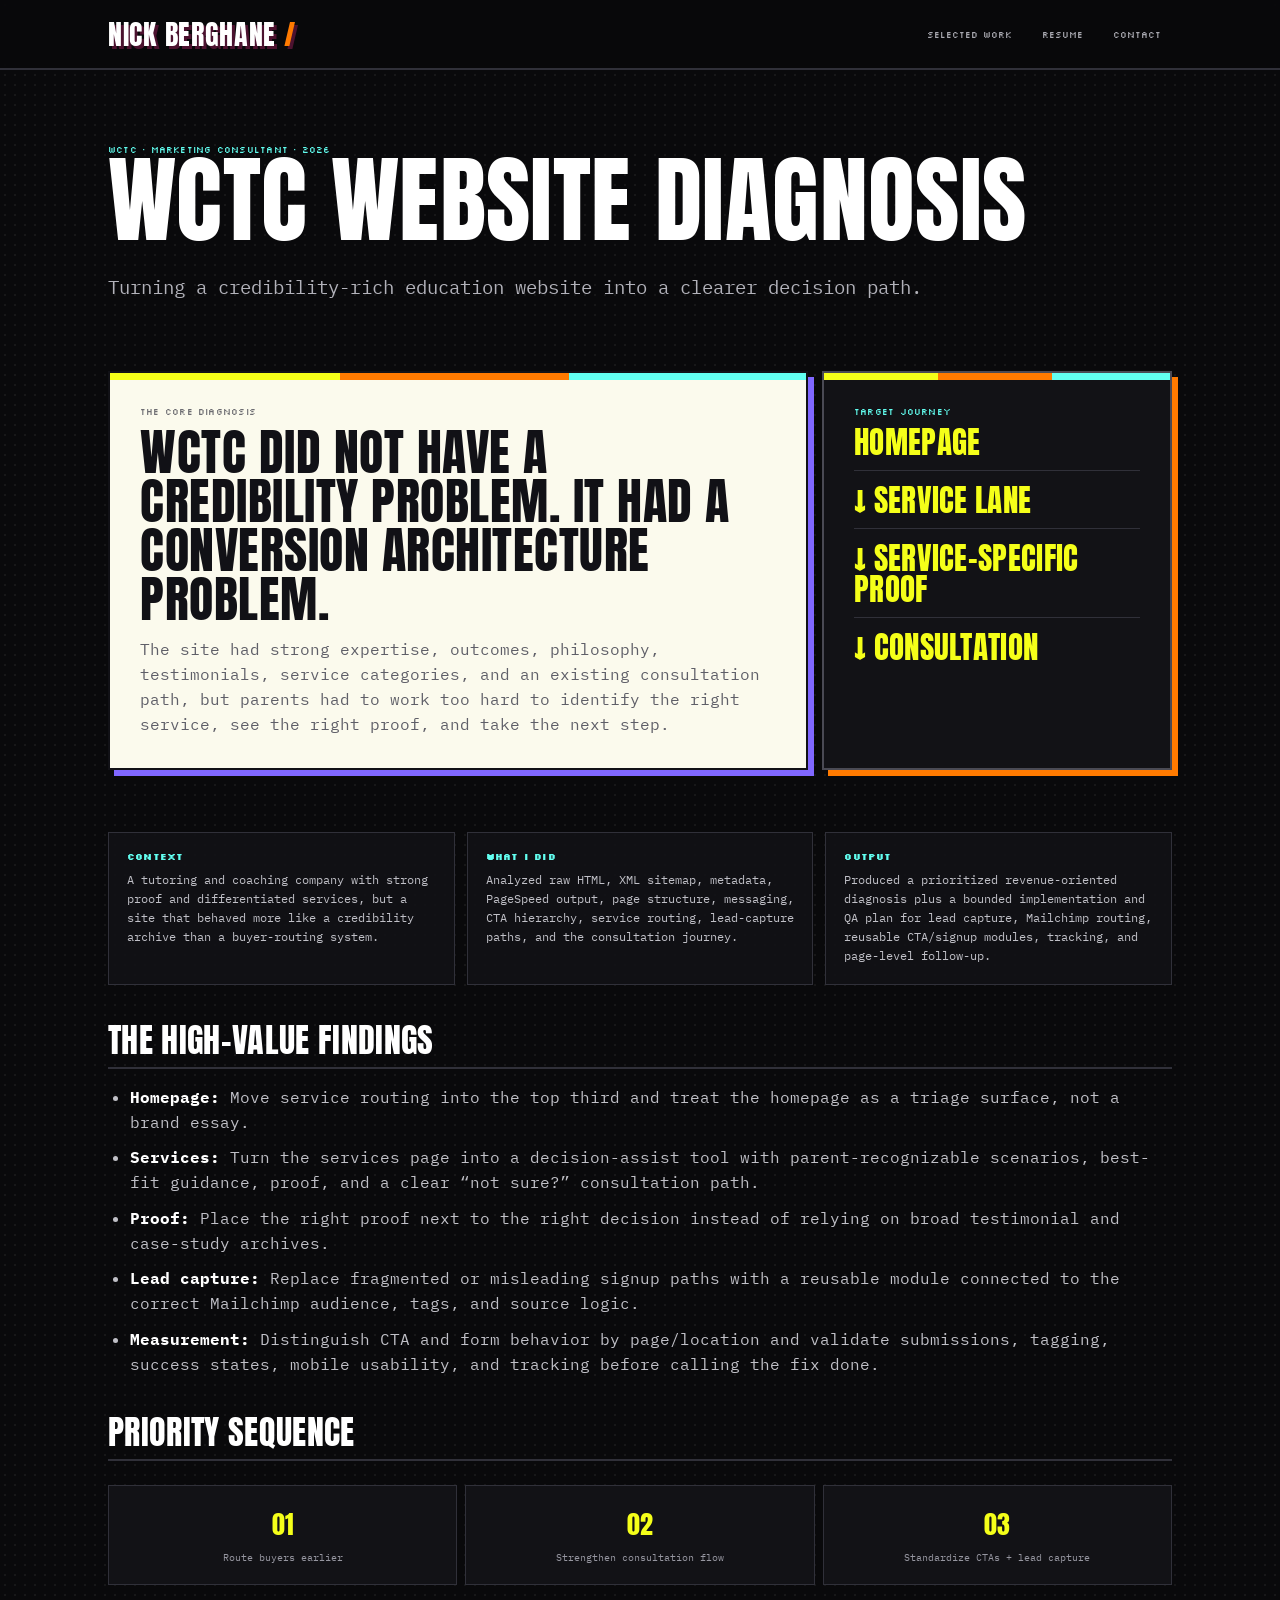
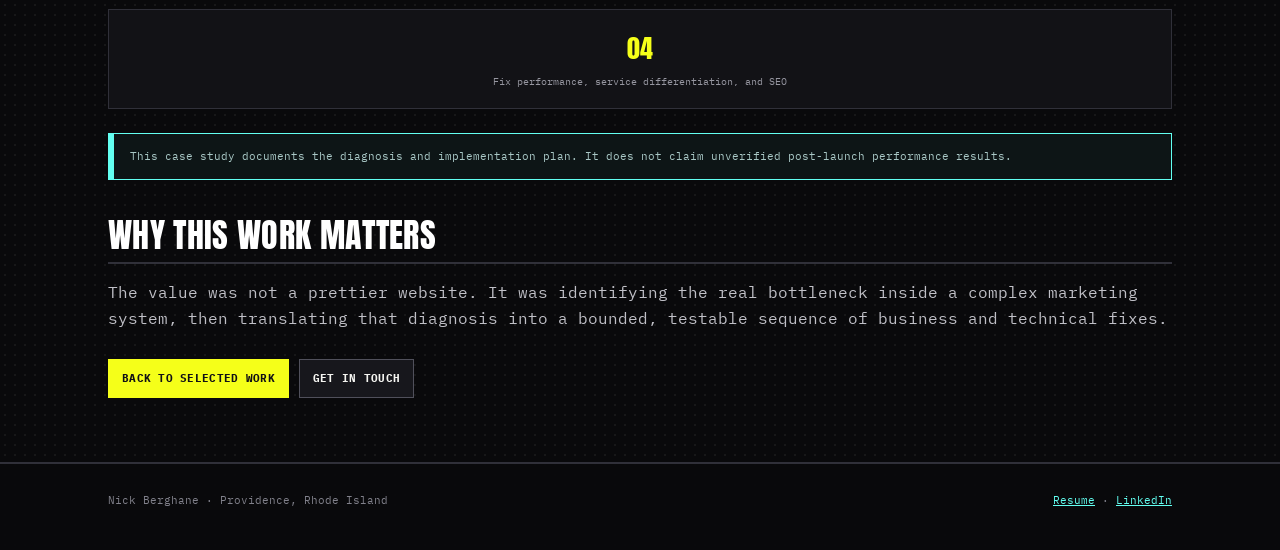
<file: wctc.html>
<!doctype html><html lang="en"><head><meta charset="utf-8"><meta name="viewport" content="width=device-width,initial-scale=1"><title>WCTC Website Diagnosis | Nick Berghane</title><meta name="description" content="WCTC website diagnosis case study: identifying a conversion-architecture problem and turning it into a prioritized implementation and QA plan."><link rel="stylesheet" href="site.css"></head><body>
<header class="site-head"><div class="wrap"><a class="brand" href="index.html">NICK BERGHANE</a><nav class="nav"><a href="index.html#work">Selected work</a><a href="resume.html">Resume</a><a href="mailto:nickberghane@gmail.com">Contact</a></nav></div></header>
<main><section class="case-hero"><div class="wrap"><div class="eyebrow">WCTC · Marketing Consultant · 2026</div><h1>WCTC website diagnosis</h1><p class="lede">Turning a credibility-rich education website into a clearer decision path.</p></div></section>
<section class="band"><div class="wrap"><div class="band-grid"><div class="band-cell"><div class="eyebrow">The core diagnosis</div><h2>WCTC did not have a credibility problem. It had a conversion architecture problem.</h2><p>The site had strong expertise, outcomes, philosophy, testimonials, service categories, and an existing consultation path, but parents had to work too hard to identify the right service, see the right proof, and take the next step.</p></div><div class="band-cell"><div class="eyebrow">Target journey</div><div class="impact-list"><div><b>Homepage</b></div><div><b>↓ Service lane</b></div><div><b>↓ Service-specific proof</b></div><div><b>↓ Consultation</b></div></div></div></div></div></section>
<section class="detail"><div class="wrap"><div class="three"><div class="info"><h3>Context</h3><p>A tutoring and coaching company with strong proof and differentiated services, but a site that behaved more like a credibility archive than a buyer-routing system.</p></div><div class="info"><h3>What I did</h3><p>Analyzed raw HTML, XML sitemap, metadata, PageSpeed output, page structure, messaging, CTA hierarchy, service routing, lead-capture paths, and the consultation journey.</p></div><div class="info"><h3>Output</h3><p>Produced a prioritized revenue-oriented diagnosis plus a bounded implementation and QA plan for lead capture, Mailchimp routing, reusable CTA/signup modules, tracking, and page-level follow-up.</p></div></div>
<h2>The high-value findings</h2><ul><li><strong>Homepage:</strong> Move service routing into the top third and treat the homepage as a triage surface, not a brand essay.</li><li><strong>Services:</strong> Turn the services page into a decision-assist tool with parent-recognizable scenarios, best-fit guidance, proof, and a clear “not sure?” consultation path.</li><li><strong>Proof:</strong> Place the right proof next to the right decision instead of relying on broad testimonial and case-study archives.</li><li><strong>Lead capture:</strong> Replace fragmented or misleading signup paths with a reusable module connected to the correct Mailchimp audience, tags, and source logic.</li><li><strong>Measurement:</strong> Distinguish CTA and form behavior by page/location and validate submissions, tagging, success states, mobile usability, and tracking before calling the fix done.</li></ul>
<h2>Priority sequence</h2><div class="result-strip"><div><b>01</b><span>Route buyers earlier</span></div><div><b>02</b><span>Strengthen consultation flow</span></div><div><b>03</b><span>Standardize CTAs + lead capture</span></div></div><div class="result-strip" style="grid-template-columns:1fr"><div><b>04</b><span>Fix performance, service differentiation, and SEO</span></div></div>
<div class="note">This case study documents the diagnosis and implementation plan. It does not claim unverified post-launch performance results.</div>
<h2>Why this work matters</h2><p>The value was not a prettier website. It was identifying the real bottleneck inside a complex marketing system, then translating that diagnosis into a bounded, testable sequence of business and technical fixes.</p><div class="actions"><a class="btn primary" href="index.html#work">Back to selected work</a><a class="btn" href="mailto:nickberghane@gmail.com">Get in touch</a></div></div></section></main>
<footer class="footer"><div class="wrap"><span>Nick Berghane · Providence, Rhode Island</span><span><a href="resume.html">Resume</a> · <a href="https://www.linkedin.com/in/nick-berghane" target="_blank" rel="noopener">LinkedIn</a></span></div></footer></body></html>
</file>
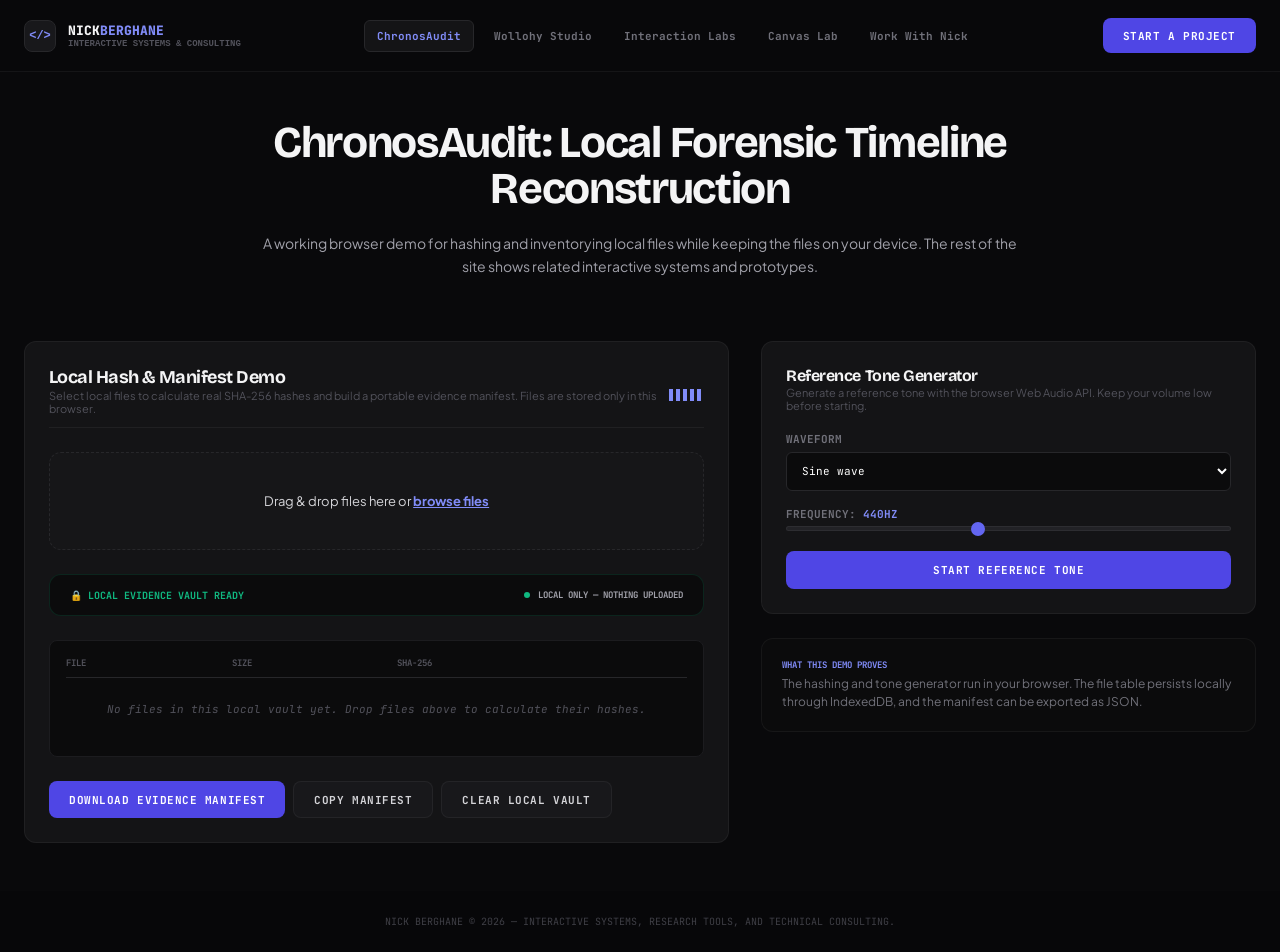
<file: archive/workspace-v1.html>
<!DOCTYPE html>
<html lang="en">
<head>
    <meta charset="UTF-8">
    <meta name="viewport" content="width=device-width, initial-scale=1.0">
    <title>Nick Berghane — Portfolio &amp; ChronosAudit Workspace</title>
    <meta name="description" content="ChronosAudit and Nick Berghane’s interactive browser-tool portfolio: local file hashing, multitrack audio mixing, interface prototypes, and technical consulting.">
    <meta name="theme-color" content="#09090b">
    <link rel="preconnect" href="https://fonts.googleapis.com">
    <link rel="preconnect" href="https://fonts.gstatic.com" crossorigin>
    <link href="https://fonts.googleapis.com/css2?family=Bricolage+Grotesque:wght@700;800&family=JetBrains+Mono:wght@400;500;700&family=Plus+Jakarta+Sans:wght@400;500;600;700&display=swap" rel="stylesheet">
    <style>
/* Modern Dark Tech Core Design Tokens */
        :root {
            --color-bg: #09090b;
            --color-surface-card: #141416;
            --color-border-line: rgba(255, 255, 255, 0.05);
            --color-accent-indigo: #818cf8;
            --color-accent-emerald: #10b981;
            --radius-component: 0.75rem;

            --font-display-md: clamp(1.75rem, 3vw + 1rem, 2.75rem);
        }

        * {
            box-sizing: border-box;
            margin: 0;
            padding: 0;
        }

        body {
            font-family: 'Plus Jakarta Sans', system-ui, sans-serif;
            background-color: var(--color-bg);
            color: #a1a1aa;
            min-height: 100%;
            display: flex;
            flex-direction: column;
            -webkit-font-smoothing: antialiased;
        }
        

        .heading-font { font-family: 'Bricolage Grotesque', sans-serif; font-weight: 700; letter-spacing: -0.03em; color: #f4f4f5; }
        .mono-font { font-family: 'JetBrains Mono', monospace; }

        /* Structural Pure CSS Layout Utilities */
        .wrapper-layout {
            width: 100%;
            max-width: 80rem;
            margin: 0 auto;
            padding: 0 1.5rem;
        }

        .glass-nav { 
            position: sticky;
            top: 0;
            z-index: 50;
            height: 72px;
            display: flex;
            align-items: center;
            background: rgba(9, 9, 11, 0.75); 

            backdrop-filter: blur(16px); 
            -webkit-backdrop-filter: blur(16px); 
            border-bottom: 1px solid var(--color-border-line); 
        }

        .premium-card {
            background-color: var(--color-surface-card); 
            border: 1px solid var(--color-border-line);
            border-radius: var(--radius-component);
            padding: 1.5rem;
            transition: all 0.4s cubic-bezier(0.16, 1, 0.3, 1);
        }
        .premium-card:hover { 
            transform: translateY(-2px); 
            border-color: rgba(129, 140, 248, 0.25); 
        }

        .lab-console-panel { 
            background-color: #0b0b0c; 

            border: 1px solid var(--color-border-line); 
            border-radius: var(--radius-component); 
            padding: 1.25rem;
        }

        .eq-bar { display: inline-block; inline-size: 4px; block-size: 12px; background-color: var(--color-accent-indigo); margin-inline-end: 3px; transition: block-size 0.12s ease; }
        .playing .eq-bar:nth-child(1) { animation: bounceEq 0.5s ease-in-out infinite alternate; }
        .playing .eq-bar:nth-child(2) { animation: bounceEq 0.8s ease-in-out infinite alternate 0.1s; }
        .playing .eq-bar:nth-child(3) { animation: bounceEq 0.6s ease-in-out infinite alternate 0.2s; }
        .playing .eq-bar:nth-child(4) { animation: bounceEq 0.7s ease-in-out infinite alternate 0.3s; }
        .playing .eq-bar:nth-child(5) { animation: bounceEq 0.4s ease-in-out infinite alternate 0.15s; }
        @keyframes bounceEq { 0% { block-size: 4px; } 100% { block-size: 24px; } }

        input[type="range"] { -webkit-appearance: none; appearance: none; background: #222226; border: 1px solid var(--color-border-line); block-size: 5px; border-radius: 9999px; outline: none; width: 100%; }
        input[type="range"]::-webkit-slider-thumb { -webkit-appearance: none; appearance: none; inline-size: 14px; block-size: 14px; background: #6366f1; border-radius: 9999px; cursor: pointer; transition: transform 0.1s ease; }
        input[type="range"]::-webkit-slider-thumb:hover { transform: scale(1.2); }

        /* AIM Style Chatbox View Mechanics */
        .aim-feed {

            background-color: #ffffff;
            color: #000000;
            font-family: "MS Sans Serif", "Courier New", monospace;
            border: 2px inset #e2e8f0;
        }
        .aim-timestamp { color: #0000ff; font-weight: bold; }

        /* Native Utility Grid Formats */
        .grid-3-col { display: grid; grid-template-columns: 1fr; gap: 1.5rem; }
        .grid-12-col { display: grid; grid-template-columns: 1fr; gap: 2rem; }
        .hidden { display: none !important; }

        @media (min-width: 64rem) {
            .grid-3-col { grid-template-columns: repeat(3, minmax(0, 1fr)); }
            .grid-12-col { grid-template-columns: repeat(12, minmax(0, 1fr)); }
            .span-7 { grid-column: span 7 / span 7; }
            .span-5 { grid-column: span 5 / span 5; }
            .span-8 { grid-column: span 8 / span 8; }
            .span-4 { grid-column: span 4 / span 4; }

        }

        /* Global Structural UI Utilities */
        .btn-prime { background: #4f46e5; color: #fff; font-weight: 700; border: none; padding: 0.65rem 1.25rem; border-radius: 0.5rem; cursor: pointer; font-size: 11px; text-transform: uppercase; letter-spacing: 0.05em; transition: background 0.2s; font-family: 'JetBrains Mono'; }
        .btn-prime:hover { background: #4338ca; }
        .btn-sub { background: #18181b; color: #d4d4d8; font-weight: 700; border: 1px solid var(--color-border-line); padding: 0.65rem 1.25rem; border-radius: 0.5rem; cursor: pointer; font-size: 11px; text-transform: uppercase; letter-spacing: 0.05em; transition: background 0.2s; font-family: 'JetBrains Mono'; }
        .btn-sub:hover { background: #27272a; }
        .input-text { background: #0b0b0c; border: 1px solid var(--color-border-line); border-radius: 0.5rem; padding: 0.75rem; color: #fff; width: 100%; outline: none; }
        .input-text:focus { border-color: var(--color-accent-indigo); }

        /* Professional Mixer Strips Visual Formatting */
        .mixer-strip {
            background: #101012;
            border: 1px solid var(--color-border-line);
            border-radius: 0.5rem;
            padding: 1.25rem;
            display: flex;
            flex-direction: column;
            gap: 1rem;

        }
        .mixer-btn-active {
            background: #b91c1c !important;
            color: white !important;
        }
        .mixer-solo-active {
            background: #047857 !important;
            color: white !important;
        }

        /* Loading Bar Animation */
        .progress-bar-fill {
            height: 100%;
            background: #6366f1;
            width: 0%;
            transition: width 0.1s ease;
        }


        /* Revenue-ready responsive and utility additions */
        button, input, textarea, select { font: inherit; }
        button:focus-visible, input:focus-visible, textarea:focus-visible, select:focus-visible {
            outline: 2px solid #818cf8;
            outline-offset: 2px;
        }
        .mobile-nav-select {
            display: none;
            background: #141416;
            color: #d4d4d8;
            border: 1px solid #27272a;
            border-radius: 0.5rem;
            padding: 0.55rem 0.7rem;
            font-family: 'JetBrains Mono', monospace;
            font-size: 10px;
            font-weight: 700;
        }
        .tool-actions { display: flex; gap: 0.5rem; flex-wrap: wrap; }
        .stem-file-label {
            display: block;
            cursor: pointer;
            background: #18181b;
            color: #d4d4d8;
            border: 1px solid #27272a;
            border-radius: 0.5rem;
            padding: 0.6rem;
            text-align: center;
            font-family: 'JetBrains Mono', monospace;
            font-size: 10px;
            font-weight: 700;
            text-transform: uppercase;
        }
        .stem-file-name {
            min-height: 2.4em;
            color: #71717a;
            font-family: 'JetBrains Mono', monospace;
            font-size: 9px;
            line-height: 1.35;
            overflow-wrap: anywhere;
        }
        #mixer-strips-grid { grid-template-columns: repeat(4, minmax(0, 1fr)) !important; }
        .service-grid { display: grid; grid-template-columns: repeat(2, minmax(0, 1fr)); gap: 0.75rem; }
        .project-card-link { color: #a5b4fc; text-decoration: none; font-family: 'JetBrains Mono', monospace; font-size: 10px; font-weight: 700; }
        .project-card-link:hover { color: #fff; text-decoration: underline; }
        .field-label { color: #a1a1aa; font-size: 10px; text-transform: uppercase; font-weight: 700; letter-spacing: 0.04em; }
        @media (max-width: 64rem) {
            .glass-nav { height: auto; min-height: 72px; padding: 0.7rem 0; }
            .glass-nav .wrapper-layout { gap: 0.75rem; }
            #global-nav-links { display: none !important; }
            .mobile-nav-select { display: block; }
            #mixer-strips-grid { grid-template-columns: repeat(2, minmax(0, 1fr)) !important; }
        }
        @media (max-width: 42rem) {
            .wrapper-layout { padding-inline: 1rem; }
            .glass-nav .wrapper-layout { flex-wrap: wrap; }
            .glass-nav .btn-prime { flex: 1 1 auto; }
            .mobile-nav-select { flex: 1 1 10rem; }
            #mixer-strips-grid, .service-grid { grid-template-columns: 1fr !important; }
            .premium-card, .lab-console-panel { padding: 1rem; }
        }

    </style>


    <!-- CRITICAL CORE ROUTER MANDATORY HOOK INJECTION (LOADS BEFORE LAYOUT OBJECTS RENDERING) -->
    <script>
        const AppRouter = {
            defaultTab: 'home',
            init() {
                const currentHash = window.location.hash.replace('#/', '');
                this.navigate(currentHash || this.defaultTab);
                window.addEventListener('hashchange', () => {
                    const hash = window.location.hash.replace('#/', ''); if (hash) this.renderView(hash);
                });
            },
            navigate(tabId) { window.location.hash = `#/${tabId}`; this.renderView(tabId); },
            renderView(tabId) {
                const targetPage = document.getElementById(`page-${tabId}`); if (!targetPage) return;
                
                if (typeof AudioManager !== 'undefined') AudioManager.stopAll();
                if (typeof AudioStemMixer !== 'undefined') AudioStemMixer.stopPlayback();
                if (typeof PhysicsNodeGraph !== 'undefined') PhysicsNodeGraph.cleanup();
                if (typeof AIMChatAgent !== 'undefined') AIMChatAgent.cleanup();


                document.querySelectorAll('.view-page').forEach(p => { p.classList.add('hidden'); p.setAttribute('aria-hidden', 'true'); });
                targetPage.classList.remove('hidden');
                targetPage.setAttribute('aria-hidden', 'false');
                window.scrollTo({ top: 0, behavior: 'auto' });
                const mobileSelect = document.getElementById('mobile-nav-select');
                if (mobileSelect) mobileSelect.value = tabId;
                
                document.querySelectorAll('#global-nav-links button').forEach(btn => {
                    if (btn.id === `nav-${tabId}`) {
                        btn.style.color = '#818cf8'; btn.style.background = '#141416'; btn.style.border = '1px solid #27272a';
                    } else {
                        btn.style.color = '#71717a'; btn.style.background = 'none'; btn.style.border = 'none';
                    }
                });

                if (tabId === 'geometry' && typeof PhysicsNodeGraph !== 'undefined') setTimeout(() => PhysicsNodeGraph.init(), 40);
                if (tabId === 'mixer' && typeof AudioStemMixer !== 'undefined') setTimeout(() => AudioStemMixer.initCanvas(), 40);
                if (tabId === 'playgrounds' && typeof AIMChatAgent !== 'undefined') setTimeout(() => { AIMChatAgent.init(); SaperliPopette.initUIState(); }, 40);
            }
        };

        const UIControls = {
            updateFrequencyLabel(v) {

                document.getElementById('lbl-frequency').textContent = `${v}Hz`;
                if (typeof AudioManager !== 'undefined' && AudioManager.isPlaying) AudioManager.startPreview();
            },
            toggleAudio() { if (typeof AudioManager !== 'undefined') { if (AudioManager.isPlaying) AudioManager.stopAll(); else AudioManager.startPreview(); } },
            showModal(id) { document.getElementById(id)?.classList.replace('hidden', 'flex'); },
            closeModal(id) { document.getElementById(id)?.classList.replace('flex', 'hidden'); },
            handleSliderChange(key, value) { localStorage.setItem(`nick_pref_${key}`, value); },
            loadSavedPreferences() {
                if (localStorage.getItem('nick_pref_audio-frequency')) {
                    const freq = localStorage.getItem('nick_pref_audio-frequency');
                    document.getElementById('audio-freq-slider').value = freq;
                    document.getElementById('lbl-frequency').textContent = `${freq}Hz`;
                }
                if (localStorage.getItem('nick_pref_slider-density')) {
                    const dens = localStorage.getItem('nick_pref_slider-density');
                    document.getElementById('slider-density').value = dens; if(typeof PhysicsNodeGraph !== 'undefined') PhysicsNodeGraph.density = parseInt(dens, 10);
                }
                if (localStorage.getItem('nick_pref_slider-tension')) {
                    const tens = localStorage.getItem('nick_pref_slider-tension');

                    document.getElementById('slider-tension').value = tens; if(typeof PhysicsNodeGraph !== 'undefined') PhysicsNodeGraph.tension = parseInt(tens, 10);
                }
                if (localStorage.getItem('nick_pref_slider-fx-cutoff')) {
                    const cut = localStorage.getItem('nick_pref_slider-fx-cutoff');
                    const slider = document.getElementById('slider-fx-cutoff'); if (slider) slider.value = cut;
                    const lbl = document.getElementById('lbl-fx-cutoff'); if (lbl) lbl.textContent = `${cut} Hz`;
                }
            }
        };
    </script>
</head>
<body>

    <!-- Global Header Nav -->
    <header class="glass-nav">
        <div class="wrapper-layout" style="display: flex; justify-content: space-between; align-items: center; width: 100%;">
            <div style="display: flex; align-items: center; gap: 0.75rem; cursor: pointer;" onclick="AppRouter.navigate('home')">
                <div style="width: 2rem; height: 2rem; border-radius: 0.5rem; background: #18181b; border: 1px solid #27272a; display: flex; align-items: center; justify-content: center; color: #818cf8; font-family: monospace; font-size: 12px; font-weight: bold;">&lt;/&gt;</div>
                <div>

                    <span style="font-size: 13px; font-weight: 800; tracking: 0.1em; color: #f4f4f5; display: block; text-transform: uppercase; font-family: 'JetBrains Mono';">NICK<span style="color: #818cf8;">BERGHANE</span></span>
                    <span style="font-size: 9px; color: #52525b; font-weight: bold; text-transform: uppercase; display: block; font-family: monospace;">Interactive systems &amp; consulting</span>
                </div>
            </div>
            
            <nav style="display: flex; gap: 0.5rem; font-family: 'JetBrains Mono'; font-size: 11px; font-weight: bold; text-transform: uppercase;" id="global-nav-links">
                <button onclick="AppRouter.navigate('home')" id="nav-home" style="background: none; border: none; padding: 0.5rem 0.75rem; cursor: pointer; border-radius: 0.375rem;">ChronosAudit</button>
                <button onclick="AppRouter.navigate('mixer')" id="nav-mixer" style="background: none; border: none; padding: 0.5rem 0.75rem; cursor: pointer; border-radius: 0.375rem;">Wollohy Studio</button>
                <button onclick="AppRouter.navigate('playgrounds')" id="nav-playgrounds" style="background: none; border: none; padding: 0.5rem 0.75rem; cursor: pointer; border-radius: 0.375rem;">Interaction Labs</button>
                <button onclick="AppRouter.navigate('geometry')" id="nav-geometry" style="background: none; border: none; padding: 0.5rem 0.75rem; cursor: pointer; border-radius: 0.375rem;">Canvas Lab</button>
                <button onclick="AppRouter.navigate('about')" id="nav-about" style="background: none; border: none; padding: 0.5rem 0.75rem; cursor: pointer; border-radius: 0.375rem; color: #71717a;">Work With Nick</button>
            </nav>

            <select id="mobile-nav-select" class="mobile-nav-select" aria-label="Choose a section" onchange="AppRouter.navigate(this.value)">
                <option value="home">ChronosAudit</option>
                <option value="mixer">Wollohy Studio</option>
                <option value="playgrounds">Interaction Labs</option>
                <option value="geometry">Canvas Graph</option>
                <option value="about">Work With Nick</option>
            </select>
            <button type="button" onclick="UIControls.showModal('modal-consultation')" class="btn-prime">Start a Project</button>
        </div>
    </header>

    <!-- Project inquiry / lead-generation modal -->
    <div id="modal-consultation" class="hidden" style="position: fixed; inset: 0; z-index: 100; align-items: center; justify-content: center; padding: 1rem; background: rgba(0,0,0,0.88); backdrop-filter: blur(8px);" role="dialog" aria-modal="true" aria-labelledby="consultation-title">
        <div style="background: #09090b; border: 1px solid #27272a; max-width: 42rem; max-height: calc(100vh - 2rem); overflow-y: auto; width: 100%; border-radius: 1rem; padding: 1.5rem; display: flex; flex-direction: column; gap: 1.25rem;">
            <div style="display: flex; justify-content: space-between; align-items: flex-start; border-bottom: 1px solid #1c1c1f; padding-bottom: 0.75rem; gap: 1rem;">
                <div>
                    <h3 id="consultation-title" class="heading-font" style="font-size: 1.25rem;">Tell me what you are trying to build</h3>
                    <p style="font-size: 12px; color: #71717a; margin-top: 4px; line-height: 1.5;">Choose the work you need, get a realistic starting range, and send or download a clean project brief. Nothing is submitted to a server.</p>
                </div>
                <button type="button" aria-label="Close project inquiry" onclick="UIControls.closeModal('modal-consultation')" style="background: none; border: none; color: #71717a; cursor: pointer; font-size: 1.25rem;">✕</button>
            </div>

            <form id="consultation-form" onsubmit="ConsultationCalculator.openEmail(event)" style="display: flex; flex-direction: column; gap: 1rem;">
                <div class="service-grid">
                    <label style="display:flex; flex-direction:column; gap:.3rem;"><span class="field-label">Name</span><input id="lead-name" class="input-text" autocomplete="name" required></label>
                    <label style="display:flex; flex-direction:column; gap:.3rem;"><span class="field-label">Email</span><input id="lead-email" class="input-text" type="email" autocomplete="email" required></label>
                </div>
                <label style="display:flex; flex-direction:column; gap:.3rem;"><span class="field-label">Organization / project</span><input id="lead-org" class="input-text" autocomplete="organization" placeholder="Optional"></label>
                <label style="display:flex; flex-direction:column; gap:.3rem;"><span class="field-label">What needs to happen?</span><textarea id="lead-summary" class="input-text" rows="4" required style="resize:vertical;" placeholder="The problem, current state, deadline, and what a successful outcome looks like."></textarea></label>

                <div>
                    <div class="field-label" style="margin-bottom:.5rem;">Scope</div>
                    <div class="service-grid" id="scope-options">
                        <label class="premium-card" style="padding:.8rem; cursor:pointer;"><span style="display:flex; gap:.5rem; align-items:flex-start;"><input type="checkbox" value="Product / UX audit" data-low="600" data-high="1200" data-days="3"> <span><strong style="color:#f4f4f5; font-size:12px;">Product &amp; UX audit</strong><small style="display:block; color:#71717a; margin-top:2px;">Friction, positioning, conversion, and technical findings.</small></span></span></label>
                        <label class="premium-card" style="padding:.8rem; cursor:pointer;"><span style="display:flex; gap:.5rem; align-items:flex-start;"><input type="checkbox" value="Interactive browser prototype" data-low="1800" data-high="4500" data-days="10"> <span><strong style="color:#f4f4f5; font-size:12px;">Interactive browser prototype</strong><small style="display:block; color:#71717a; margin-top:2px;">A working, deployable interface—not a static mockup.</small></span></span></label>
                        <label class="premium-card" style="padding:.8rem; cursor:pointer;"><span style="display:flex; gap:.5rem; align-items:flex-start;"><input type="checkbox" value="Local-first data / WebCrypto" data-low="1400" data-high="3200" data-days="7"> <span><strong style="color:#f4f4f5; font-size:12px;">Local-first data / WebCrypto</strong><small style="display:block; color:#71717a; margin-top:2px;">Private file workflows, IndexedDB, hashing, and exports.</small></span></span></label>
                        <label class="premium-card" style="padding:.8rem; cursor:pointer;"><span style="display:flex; gap:.5rem; align-items:flex-start;"><input type="checkbox" value="Browser audio / DSP" data-low="1600" data-high="3800" data-days="8"> <span><strong style="color:#f4f4f5; font-size:12px;">Browser audio / DSP</strong><small style="display:block; color:#71717a; margin-top:2px;">Recording, multitrack playback, visualization, and export.</small></span></span></label>
                    </div>
                </div>

                <div class="service-grid">
                    <label style="display:flex; flex-direction:column; gap:.3rem;"><span class="field-label">Timing</span><select id="lead-timing" class="input-text"><option>Flexible</option><option>Within 2 weeks</option><option>Within 1 month</option><option>Ongoing support</option></select></label>
                    <label style="display:flex; flex-direction:column; gap:.3rem;"><span class="field-label">Budget context</span><select id="lead-budget" class="input-text"><option>Not sure yet</option><option>Under $1,500</option><option>$1,500–$5,000</option><option>$5,000–$12,000</option><option>$12,000+</option></select></label>
                </div>

                <div style="background:#141416; border:1px solid #27272a; border-radius:.75rem; padding:1rem; display:flex; justify-content:space-between; gap:1rem; flex-wrap:wrap; font-family:'JetBrains Mono'; font-size:11px;">
                    <div>Indicative range<br><strong id="lbl-calc-budget" style="color:#818cf8; font-size:15px;">Select a scope</strong></div>
                    <div>Typical delivery<br><strong id="lbl-calc-days" style="color:#10b981; font-size:15px;">To be scoped</strong></div>
                </div>

                <div class="tool-actions">
                    <button type="submit" class="btn-prime">Open Email Draft</button>
                    <button type="button" class="btn-sub" onclick="ConsultationCalculator.copyBrief()">Copy Brief</button>
                    <button type="button" class="btn-sub" onclick="ConsultationCalculator.downloadBrief()">Download JSON</button>
                </div>
                <p style="font-size:10px; color:#52525b; line-height:1.5;">Ranges are planning estimates, not a quote. Final pricing is fixed to an agreed scope, deliverables, and schedule.</p>
            </form>
        </div>
    </div>

    <!-- APPLICATION VIEW CONTROLLERS ROOT -->
    <main class="wrapper-layout" style="flex-grow: 1; padding-top: 3rem; padding-bottom: 3rem;">

        <!-- VIEW 1: CHRONOSAUDIT LIVE TRIAL LANDING DECK -->
        <div id="page-home" class="view-page">
            <div style="text-align: center; max-width: 48rem; margin: 0 auto 4rem auto; display: flex; flex-direction: column; gap: 1.25rem;">
                <h1 class="heading-font" style="font-size: var(--font-display-md); line-height: 1.05;">ChronosAudit: Local Forensic Timeline Reconstruction</h1>
                <p style="font-size: 14px; color: #a1a1aa; line-height: 1.6;">A working browser demo for hashing and inventorying local files while keeping the files on your device. The rest of the site shows related interactive systems and prototypes.</p>
            </div>

            <div class="grid-12-col">
                <!-- Left Ingestion Vault Panel -->
                <div class="span-7 premium-card" style="display: flex; flex-direction: column; gap: 1.5rem;">
                    <div style="display: flex; justify-content: space-between; align-items: center; border-bottom: 1px solid var(--color-border-line); padding-bottom: 0.75rem;">
                        <div>
                            <h2 class="heading-font" style="font-size: 1.125rem;">Local Hash &amp; Manifest Demo</h2>

                            <p style="font-size: 11px; color: #52525b; margin-top: 1px;">Select local files to calculate real SHA-256 hashes and build a portable evidence manifest. Files are stored only in this browser.</p>
                        </div>
                        <div id="eq-container" style="display: flex; align-items: flex-end; height: 20px;"><span class="eq-bar"></span><span class="eq-bar"></span><span class="eq-bar"></span><span class="eq-bar"></span><span class="eq-bar"></span></div>
                    </div>

                    <div id="drop-zone" style="border: 1px dashed #27272a; padding: 2.5rem; text-align: center; border-radius: 0.75rem; cursor: pointer; background: rgba(255,255,255,0.01);" onmouseover="this.style.background='rgba(255,255,255,0.03)'" onmouseout="this.style.background='rgba(255,255,255,0.01)'">
                        <div style="font-size: 13px; color: #d4d4d8;">Drag &amp; drop files here or <span style="color: #818cf8; text-decoration: underline; font-weight: bold;">browse files</span></div>
                        <input type="file" id="file-input" multiple class="hidden">
                    </div>

                    <!-- Clean Global Real-Time Live Sync Status Badge -->
                    <div class="lab-console-panel" style="display: flex; justify-content: space-between; align-items: center; border-color: rgba(16,185,129,0.15); padding: 0.85rem 1.25rem;">
                        <span style="font-size: 10px; font-weight: bold; color: var(--color-accent-emerald); font-family: 'JetBrains Mono'; text-transform: uppercase;">🔒 Local evidence vault ready</span>
                        <div style="display: flex; align-items: center; gap: 0.5rem;">
                            <span style="width: 6px; height: 6px; border-radius: 50%; background: #10b981; display: inline-block; animation: pulse 2s infinite;"></span>
                            <span id="local-vault-status" style="font-family: 'JetBrains Mono'; font-size: 9px; color: #a1a1aa; font-weight: bold;">LOCAL ONLY — NOTHING UPLOADED</span>
                        </div>
                    </div>


                    <div style="background: #0b0b0c; border: 1px solid #1c1c1f; border-radius: 0.5rem; padding: 1rem; overflow-x: auto;">
                        <table style="width: 100%; border-collapse: collapse; font-family: 'JetBrains Mono'; font-size: 11px; text-align: left;">
                            <thead>
                                <tr style="border-bottom: 1px solid #27272a; color: #52525b; text-transform: uppercase; font-size: 9px;">
                                    <th style="padding-bottom: 0.5rem;">File</th>
                                    <th style="padding-bottom: 0.5rem;">Size</th>
                                    <th style="padding-bottom: 0.5rem;">SHA-256</th>
                                </tr>
                            </thead>
                            <tbody id="crypto-table-body" style="color: #d4d4d8;">
                                <tr id="crypto-empty-row"><td colspan="3" style="padding: 1.5rem 0; text-align: center; color: #52525b; font-style: italic;">No files in this local vault yet. Drop files above to calculate their hashes.</td></tr>
                            </tbody>
                        </table>
                    </div>
                    <div class="tool-actions">
                        <button type="button" class="btn-prime" onclick="FileIngestionManager.downloadManifest()">Download Evidence Manifest</button>
                        <button type="button" class="btn-sub" onclick="FileIngestionManager.copyManifest()">Copy Manifest</button>
                        <button type="button" class="btn-sub" onclick="FileIngestionManager.clearAll()">Clear Local Vault</button>
                    </div>
                </div>

                <!-- Right Parameters Configuration Sidebar -->
                <div class="span-5" style="display: flex; flex-direction: column; gap: 1.5rem;">
                    <div class="premium-card" style="display: flex; flex-direction: column; gap: 1.25rem;">

                        <div>
                            <h3 class="heading-font" style="font-size: 1rem;">Reference Tone Generator</h3>
                            <p style="font-size: 11px; color: #52525b; margin-top: 1px;">Generate a reference tone with the browser Web Audio API. Keep your volume low before starting.</p>
                        </div>
                        
                        <div style="display: flex; flex-direction: column; gap: 1rem; font-family: 'JetBrains Mono'; font-size: 11px;">
                            <div style="display: flex; flex-direction: column; gap: 0.35rem;">
                                <label style="color: #71717a; text-transform: uppercase; font-weight: bold;">Waveform</label>
                                <select id="audio-waveform" style="background: #0b0b0c; border: 1px solid #27272a; padding: 0.65rem; border-radius: 0.375rem; color: #fff; outline: none;">
                                    <option value="sine">Sine wave</option>
                                    <option value="triangle">Triangle wave</option>
                                </select>
                            </div>
                            <div style="display: flex; flex-direction: column; gap: 0.35rem;">
                                <label style="color: #71717a; text-transform: uppercase; font-weight: bold;">Frequency: <span id="lbl-frequency" style="color: #818cf8; font-weight: bold;">440Hz</span></label>
                                <input type="range" id="audio-freq-slider" min="110" max="880" value="440" oninput="UIControls.updateFrequencyLabel(this.value)">
                            </div>
                        </div>


                        <button id="btn-audio-toggle" onclick="UIControls.toggleAudio()" class="btn-prime" style="width: 100%; padding: 0.75rem;">Start Reference Tone</button>
                    </div>

                    <div class="lab-console-panel">
                        <span style="font-size: 9px; font-weight: bold; color: #818cf8; text-transform: uppercase; font-family: 'JetBrains Mono'; tracking: 0.05em; display: block; margin-bottom: 0.25rem;">What this demo proves</span>
                        <p style="font-size: 12px; color: #71717a; line-height: 1.5;">The hashing and tone generator run in your browser. The file table persists locally through IndexedDB, and the manifest can be exported as JSON.</p>
                    </div>
                </div>
            </div>
        </div>

        <!-- VIEW 2: CANONICAL WOLLOHY STUDIO STEM OPERATIONAL DESK -->
        <div id="page-mixer" class="view-page hidden" style="display: flex; flex-direction: column; gap: 1.5rem;">
            <div style="border-bottom: 1px solid var(--color-border-line); padding-bottom: 1rem;">
                <h2 class="heading-font" style="font-size: 1.75rem; color: #f4f4f5;">Wollohy Studio: 4-Track Browser Mixer</h2>
                <p style="font-size: 12px; color: #a1a1aa; margin-top: 2px;">Load up to four audio stems, start them in sync, adjust volume/mute/solo, filter the mix, inspect the spectrum, and render a WAV locally.</p>
            </div>

            <!-- In-Browser LLM Lyrics & Track Generation Studio -->

            <div class="premium-card" style="display: flex; flex-direction: column; gap: 1rem;">
                <div>
                    <h3 class="heading-font" style="font-size: 1.125rem;">1. Local Song Sketch Generator</h3>
                    <p style="font-size: 11px; color: #52525b;">Turn a short prompt into a lyric sketch, tempo, chord progression, and an eight-second demo arrangement generated entirely in the browser.</p>
                </div>
                <div style="display: flex; gap: 0.5rem; margin-top: 0.25rem;">
                    <input type="text" id="ai-track-prompt" placeholder="Enter creative directive prompt (e.g., 'Write a punk rock song about coding')..." class="input-text" style="font-size: 12px;">
                    <button onclick="AudioStemMixer.generateAILyricsTrack()" class="btn-prime">Build Demo Arrangement</button>
                </div>
                <!-- Loading Wrapper -->
                <div id="ai-loading-container" class="hidden" style="display: flex; flex-direction: column; gap: 0.35rem;">
                    <div style="display: flex; justify-content: space-between; font-family: 'JetBrains Mono'; font-size: 10px; color: #818cf8;">
                        <span id="ai-loading-lbl">Building a local arrangement...</span>
                        <span id="ai-loading-pct">0%</span>
                    </div>
                    <div style="height: 6px; background: #1c1c1f; border-radius: 9999px; overflow: hidden; border: 1px solid var(--color-border-line);">
                        <div id="ai-loading-bar" class="progress-bar-fill"></div>
                    </div>
                </div>

                <!-- Response Frame -->
                <div id="ai-output-container" class="hidden grid-12-col" style="gap: 1rem; margin-top: 0.5rem;">
                    <div class="span-7 lab-console-panel" style="max-height: 150px; overflow-y: auto;">
                        <div style="font-size: 9px; font-weight: bold; color: #818cf8; text-transform: uppercase; font-family: 'JetBrains Mono'; margin-bottom: 0.25rem;">Generated lyric sketch</div>
                        <div id="lbl-generated-lyrics" style="font-size: 12px; color: #d4d4d8; font-family: sans-serif; white-space: pre-wrap; line-height: 1.5;"></div>
                    </div>
                    <div class="span-5 lab-console-panel" style="display: flex; flex-direction: column; gap: 0.35rem; font-family: 'JetBrains Mono'; font-size: 11px;">
                        <div style="font-size: 9px; font-weight: bold; color: #10b981; text-transform: uppercase; margin-bottom: 0.15rem;">Arrangement settings</div>
                        <div>Tempo: <span id="lbl-track-bpm" style="color: #fff; font-weight: bold;">120</span></div>
                        <div>Chord Progression: <span id="lbl-track-chords" style="color: #fff; font-weight: bold;">C - G - Am - F</span></div>
                        <button onclick="AudioStemMixer.togglePlayback()" id="btn-play-generated-mix" class="btn-sub" style="margin-top: auto; padding: 4px; font-size: 10px; border-color: #10b981; color: #10b981; width: 100%;">▶ Play Demo Mix</button>
                    </div>
                </div>
            </div>

            <!-- Isolated Multi-Stem Reference Mixer Module Container -->
            <div class="premium-card" style="display: flex; flex-direction: column; gap: 1.5rem;">
                <div>
                    <h3 class="heading-font" style="font-size: 1.125rem;">2. Real 4-Track Mixer</h3>

                    <p style="font-size: 11px; color: #52525b;">Load real audio files into four channels. Playback starts in sync, and each fader, mute, solo, filter, analyzer, project save, and WAV export is functional.</p>
                </div>

                <!-- The 4 Explicit Operational Track Strips Layout -->
                <div style="display: grid; grid-template-columns: repeat(1, minmax(0, 1fr)); md-grid-template-columns: repeat(4, 1fr); gap: 1rem;" id="mixer-strips-grid">
                    
                    <!-- Stem 1 -->
                    <div class="mixer-strip">
                        <div style="display: flex; justify-content: space-between; align-items: flex-start;">
                            <span style="font-family: 'JetBrains Mono'; font-size: 11px; font-weight: bold; color: #f4f4f5;">01 // VOCALS STEM</span>
                            <span style="font-size: 9px; color: #6366f1; background: #1e1b4b; padding: 2px 6px; border-radius: 4px; font-weight: bold;">Audio / synth</span>
                        </div>
                        <label class="stem-file-label">Load Audio Stem<input type="file" accept="audio/*" hidden onchange="AudioStemMixer.loadStem('vocals', this.files[0])"></label>
                        <div id="stem-name-vocals" class="stem-file-name">No audio loaded</div>
                        <div style="display: flex; flex-direction: column; gap: 0.25rem;">
                            <label style="font-size: 9px; text-transform: uppercase; color: #52525b; font-weight: bold;">Gain Volume</label>
                            <input type="range" min="0" max="1" step="0.05" value="0.6" oninput="AudioStemMixer.setVolume('vocals', this.value)">
                        </div>
                        <div style="display: flex; gap: 0.5rem; margin-top: auto;">
                            <button id="mute-vocals" onclick="AudioStemMixer.toggleMute('vocals', this)" class="btn-sub" style="flex: 1; font-size: 10px; padding: 4px 0;">Mute</button>

                            <button id="solo-vocals" onclick="AudioStemMixer.toggleSolo('vocals', this)" class="btn-sub" style="flex: 1; font-size: 10px; padding: 4px 0;">Solo</button>
                        </div>
                    </div>

                    <!-- Stem 2 -->
                    <div class="mixer-strip">
                        <div style="display: flex; justify-content: space-between; align-items: flex-start;">
                            <span style="font-family: 'JetBrains Mono'; font-size: 11px; font-weight: bold; color: #f4f4f5;">02 // BASS STEM</span>
                            <span style="font-size: 9px; color: #10b981; background: #064e3b; padding: 2px 6px; border-radius: 4px; font-weight: bold;">Audio / synth</span>
                        </div>
                        <label class="stem-file-label">Load Audio Stem<input type="file" accept="audio/*" hidden onchange="AudioStemMixer.loadStem('bass', this.files[0])"></label>
                        <div id="stem-name-bass" class="stem-file-name">No audio loaded</div>
                        <div style="display: flex; flex-direction: column; gap: 0.25rem;">
                            <label style="font-size: 9px; text-transform: uppercase; color: #52525b; font-weight: bold;">Gain Volume</label>
                            <input type="range" min="0" max="1" step="0.05" value="0.7" oninput="AudioStemMixer.setVolume('bass', this.value)">
                        </div>
                        <div style="display: flex; gap: 0.5rem; margin-top: auto;">
                            <button id="mute-bass" onclick="AudioStemMixer.toggleMute('bass', this)" class="btn-sub" style="flex: 1; font-size: 10px; padding: 4px 0;">Mute</button>
                            <button id="solo-bass" onclick="AudioStemMixer.toggleSolo('bass', this)" class="btn-sub" style="flex: 1; font-size: 10px; padding: 4px 0;">Solo</button>
                        </div>

                    </div>

                    <!-- Stem 3 -->
                    <div class="mixer-strip">
                        <div style="display: flex; justify-content: space-between; align-items: flex-start;">
                            <span style="font-family: 'JetBrains Mono'; font-size: 11px; font-weight: bold; color: #f4f4f5;">03 // DRUMS STEM</span>
                            <span style="font-size: 9px; color: #f59e0b; background: #78350f; padding: 2px 6px; border-radius: 4px; font-weight: bold;">Audio / synth</span>
                        </div>
                        <label class="stem-file-label">Load Audio Stem<input type="file" accept="audio/*" hidden onchange="AudioStemMixer.loadStem('drums', this.files[0])"></label>
                        <div id="stem-name-drums" class="stem-file-name">No audio loaded</div>
                        <div style="display: flex; flex-direction: column; gap: 0.25rem;">
                            <label style="font-size: 9px; text-transform: uppercase; color: #52525b; font-weight: bold;">Gain Volume</label>
                            <input type="range" min="0" max="1" step="0.05" value="0.5" oninput="AudioStemMixer.setVolume('drums', this.value)">
                        </div>
                        <div style="display: flex; gap: 0.5rem; margin-top: auto;">
                            <button id="mute-drums" onclick="AudioStemMixer.toggleMute('drums', this)" class="btn-sub" style="flex: 1; font-size: 10px; padding: 4px 0;">Mute</button>
                            <button id="solo-drums" onclick="AudioStemMixer.toggleSolo('drums', this)" class="btn-sub" style="flex: 1; font-size: 10px; padding: 4px 0;">Solo</button>
                        </div>
                    </div>


                    <!-- Stem 4 -->
                    <div class="mixer-strip">
                        <div style="display: flex; justify-content: space-between; align-items: flex-start;">
                            <span style="font-family: 'JetBrains Mono'; font-size: 11px; font-weight: bold; color: #f4f4f5;">04 // SYNTHS STEM</span>
                            <span style="font-size: 9px; color: #ec4899; background: #4c0519; padding: 2px 6px; border-radius: 4px; font-weight: bold;">Audio / synth</span>
                        </div>
                        <label class="stem-file-label">Load Audio Stem<input type="file" accept="audio/*" hidden onchange="AudioStemMixer.loadStem('synths', this.files[0])"></label>
                        <div id="stem-name-synths" class="stem-file-name">No audio loaded</div>
                        <div style="display: flex; flex-direction: column; gap: 0.25rem;">
                            <label style="font-size: 9px; text-transform: uppercase; color: #52525b; font-weight: bold;">Gain Volume</label>
                            <input type="range" min="0" max="1" step="0.05" value="0.4" oninput="AudioStemMixer.setVolume('synths', this.value)">
                        </div>
                        <div style="display: flex; gap: 0.5rem; margin-top: auto;">
                            <button id="mute-synths" onclick="AudioStemMixer.toggleMute('synths', this)" class="btn-sub" style="flex: 1; font-size: 10px; padding: 4px 0;">Mute</button>
                            <button id="solo-synths" onclick="AudioStemMixer.toggleSolo('synths', this)" class="btn-sub" style="flex: 1; font-size: 10px; padding: 4px 0;">Solo</button>
                        </div>
                    </div>

                </div>


                <!-- Live Status Tracking Bar Elements -->
                <div class="lab-console-panel" style="display: flex; flex-direction: column; md-flex-direction: row; justify-content: space-between; align-items: flex-start; md-align-items: center; gap: 1rem; border-color: rgba(129,140,248,0.2);">
                    <div style="font-family: 'JetBrains Mono'; font-size: 11px; color: #a1a1aa; display: flex; align-items: center; gap: 0.5rem;">
                        <span style="width: 6px; height: 6px; border-radius: 50%; background: #a1a1aa;" id="daw-engine-status-led"></span>
                        <span id="daw-engine-status-lbl">Mixer ready. Load stems or generate a demo arrangement.</span>
                    </div>
                    <div class="tool-actions">
                        <button id="btn-mixer-master-toggle" type="button" onclick="AudioStemMixer.togglePlayback()" class="btn-prime">Play Mix</button>
                        <button type="button" onclick="AudioStemMixer.stopPlayback()" class="btn-sub">Stop</button>
                        <button type="button" onclick="AudioStemMixer.exportWav()" class="btn-sub" style="border-color:#818cf8; color:#818cf8;">Export WAV</button>
                    </div>
                </div>
            </div>

            <!-- Lower Layout Level: Local Pipeline Control Blocks -->
            <div class="grid-12-col">
                <div class="span-8 premium-card" style="display: flex; flex-direction: column; gap: 1.25rem;">
                    <h3 class="heading-font" style="font-size: 1.125rem;">3. Project &amp; Export Tools</h3>
                    
                    <div style="display: grid; grid-template-columns: repeat(1, minmax(0, 1fr)); md-grid-template-columns: repeat(2, 1fr); gap: 1rem; font-family: 'JetBrains Mono'; font-size: 12px;">
                        
                        <!-- Block 1 -->
                        <div style="background: #0b0b0c; border: 1px solid var(--color-border-line); padding: 1rem; border-radius: 0.5rem; display: flex; flex-direction: column; gap: 0.5rem;">

                            <div style="font-weight: bold; color: #f4f4f5;">Save project.json</div>
                            <div style="font-size: 11px; color: #52525b; line-height: 1.4;">Downloads the current mixer settings and loaded file names as a portable project file.</div>
                            <button onclick="AudioStemMixer.runPipelineStep('mount')" class="btn-sub" style="font-size: 10px; padding: 4px 8px; margin-top: auto; align-self: flex-start;">Save Project</button>
                        </div>

                        <!-- Block 2 -->
                        <div style="background: #0b0b0c; border: 1px solid var(--color-border-line); padding: 1rem; border-radius: 0.5rem; display: flex; flex-direction: column; gap: 0.5rem;">
                            <div style="font-weight: bold; color: #f4f4f5;">Generate demo stems</div>
                            <div style="font-size: 11px; color: #52525b; line-height: 1.4;">Creates a short four-part arrangement so the mixer can be tested without uploading audio.</div>
                            <button onclick="AudioStemMixer.runPipelineStep('separation')" class="btn-sub" style="font-size: 10px; padding: 4px 8px; margin-top: auto; align-self: flex-start;">Generate Demo</button>
                        </div>

                        <!-- Block 3 -->
                        <div style="background: #0b0b0c; border: 1px solid var(--color-border-line); padding: 1rem; border-radius: 0.5rem; display: flex; flex-direction: column; gap: 0.5rem;">
                            <div style="font-weight: bold; color: #f4f4f5;">Reset mixer</div>
                            <div style="font-size: 11px; color: #52525b; line-height: 1.4;">Stops playback, clears loaded audio, and restores the default mixer state.</div>
                            <button onclick="AudioStemMixer.runPipelineStep('filter')" class="btn-sub" style="font-size: 10px; padding: 4px 8px; margin-top: auto; align-self: flex-start;">Reset</button>
                        </div>


                        <!-- Block 4 -->
                        <div style="background: #0b0b0c; border: 1px solid var(--color-border-line); padding: 1rem; border-radius: 0.5rem; display: flex; flex-direction: column; gap: 0.5rem;">
                            <div style="font-weight: bold; color: #f4f4f5;">Render mixed WAV</div>
                            <div style="font-size: 11px; color: #52525b; line-height: 1.4;">Renders the loaded tracks through the current faders and filter, then downloads a WAV.</div>
                            <button onclick="AudioStemMixer.runPipelineStep('flush')" class="btn-sub" style="font-size: 10px; padding: 4px 8px; margin-top: auto; align-self: flex-start;">Render WAV</button>
                        </div>

                    </div>
                </div>

                <!-- Active Visual Spectrogram Readout Monitor -->
                <div class="span-4 premium-card" style="display: flex; flex-direction: column; gap: 1rem;">
                    <div style="display: flex; justify-content: space-between; align-items: center; border-bottom: 1px solid var(--color-border-line); padding-bottom: 0.25rem;">
                        <span style="font-size: 11px; font-family: 'JetBrains Mono'; font-weight: bold; color: #f4f4f5;">Spectrum</span>
                        <span id="lbl-live-db" style="font-family: 'JetBrains Mono'; font-size: 10px; color: #818cf8;">-Infinity dB</span>
                    </div>
                    <div style="background: #070708; border: 1px solid #1c1c1f; border-radius: 0.5rem; flex-grow: 1; min-height: 140px; overflow: hidden;">
                        <canvas id="daw-fft-canvas" style="width: 100%; height: 100%; display: block;"></canvas>
                    </div>

                    <div style="display: flex; flex-direction: column; gap: 0.25rem; font-family: 'JetBrains Mono'; font-size: 11px;">
                        <label style="color: #71717a; font-weight: bold; font-size: 9px; text-transform: uppercase;">Low-pass cutoff: <span id="lbl-fx-cutoff" style="color: #818cf8;">1200 Hz</span></label>
                        <input type="range" id="slider-fx-cutoff" min="150" max="5000" value="1200" oninput="AudioStemMixer.updateFilterFrequency(this.value)">
                    </div>
                </div>
            </div>
        </div>

        <!-- VIEW 3: SOVEREIGN AI PLAYGROUND WORKBENCH (AIM STYLE FEED) -->
        <div id="page-playgrounds" class="view-page hidden">
            <div style="border-bottom: 1px solid var(--color-border-line); padding-bottom: 1rem; margin-bottom: 2rem;">
                <h2 class="heading-font" style="font-size: 1.5rem;">Prompt &amp; Interaction Prototypes</h2>
                <p style="font-size: 12px; color: #52525b; margin-top: 2px;">Explore two local interface prototypes. These demos use deterministic response rules; they do not load or impersonate a language model.</p>
            </div>

            <div class="grid-12-col">
                <!-- Left Prompt Configuration Assembly Deck -->
                <div class="span-5 premium-card" style="display: flex; flex-direction: column; gap: 1rem;">
                    <div>

                        <h3 class="heading-font" style="font-size: 1rem;">Agent Specification Builder</h3>
                        <p style="font-size: 11px; color: #52525b; margin-top: 1px;">Edit identity and behavior fields, then inspect the compiled instruction spec.</p>
                    </div>

                    <div style="display: flex; flex-direction: column; gap: 0.75rem; font-family: 'JetBrains Mono'; font-size: 11px;">
                        <div style="display: flex; flex-direction: column; gap: 0.25rem;">
                            <label style="color: #71717a; text-transform: uppercase; font-weight: bold;">Agent name</label>
                            <input type="text" id="aim-var-name" value="Tommy Smithereens" class="input-text" style="font-family: sans-serif; font-size: 12px;" onchange="AIMChatAgent.compilePrompt()">
                        </div>
                        <div style="display: flex; flex-direction: column; gap: 0.25rem;">
                            <label style="color: #71717a; text-transform: uppercase; font-weight: bold;">Role or profession</label>
                            <input type="text" id="aim-var-profession" value="trampoline salesperson" class="input-text" style="font-family: sans-serif; font-size: 12px;" onchange="AIMChatAgent.compilePrompt()">
                        </div>
                        <div style="display: flex; flex-direction: column; gap: 0.25rem;">
                            <label style="color: #71717a; text-transform: uppercase; font-weight: bold;">Behavior notes</label>
                            <textarea id="aim-var-quirks" rows="2" class="input-text" style="font-family: sans-serif; font-size: 12px; resize: none;" onchange="AIMChatAgent.compilePrompt()">usually a little goofy. Only drinks strawberry milk or protein shakes.</textarea>
                        </div>
                    </div>
                    

                    <div style="background: #0b0b0c; border: 1px solid #1c1c1f; padding: 0.75rem; border-radius: 0.5rem;">
                        <span style="font-size: 9px; font-weight: bold; color: #818cf8; text-transform: uppercase; font-family: 'JetBrains Mono'; display: block; margin-bottom: 0.25rem;">Compiled instruction preview</span>
                        <div id="aim-compiled-preview" style="font-family: 'JetBrains Mono'; font-size: 10px; color: #52525b; white-space: pre-wrap; line-height: 1.4; max-height: 100px; overflow-y: auto;"></div>
                    </div>
                </div>

                <!-- Right AIM Instant Messenger Feed Screen -->
                <div class="span-7 premium-card" style="display: flex; flex-direction: column; gap: 1rem;">
                    <div style="display: flex; justify-content: space-between; align-items: center; border-bottom: 1px solid var(--color-border-line); padding-bottom: 0.5rem;">
                        <div>
                            <h3 class="heading-font" style="font-size: 1rem;">Behavior Preview</h3>
                            <p style="font-size: 11px; color: #52525b; margin-top: 1px;">A deterministic preview of how interface rules can shape responses. No AI model is running here.</p>
                        </div>
                        <button id="btn-aim-pause" onclick="AIMChatAgent.togglePause()" class="btn-sub" style="padding: 0.4rem 0.75rem; font-size: 10px;">Reset Preview</button>
                    </div>

                    <div class="aim-feed" id="aim-message-box" style="height: 240px; overflow-y: auto; padding: 0.75rem; display: flex; flex-direction: column; gap: 0.5rem; font-size: 12px; border-radius: 0.25rem;">
                        <!-- Content pipes dynamically via namespaces -->
                    </div>


                    <div style="display: flex; flex-direction: column; gap: 0.5rem;">
                        <div style="display: flex; gap: 0.5rem;">
                            <input type="text" id="aim-user-input" placeholder="Type a short test message..." class="input-text" style="font-size: 12px;" oninput="AIMChatAgent.updateCharCount(this.value)" onkeydown="if(event.key==='Enter') AIMChatAgent.sendUserMessage()">
                            <button onclick="AIMChatAgent.sendUserMessage()" class="btn-prime">Send IM</button>
                        </div>
                        <div style="display: flex; justify-content: space-between; font-family: 'JetBrains Mono'; font-size: 9px; color: #52525b;">
                            <div>🔒 Local UI demo. Messages are not transmitted or stored.</div>
                            <div id="aim-char-counter">0 / 100 Max</div>
                        </div>
                    </div>
                </div>
            </div>

            <!-- LOWER SUB-SECTION ROW: SAPERLI-CORE MOBILE WORKSPACE CONSOLE -->
            <div class="premium-card" style="max-width: 48rem; margin: 3rem auto 0 auto; display: flex; flex-direction: column; gap: 1rem; border-color: rgba(245,158,11,0.15);">
                <div style="display: flex; justify-content: space-between; align-items: center; border-bottom: 1px solid #1c1c1f; padding-bottom: 0.75rem;">
                    <div style="display: flex; align-items: center; gap: 0.5rem;">
                        <span style="font-size: 1.25rem;">🍄</span>
                        <div>

                            <h3 class="heading-font" style="font-size: 1.125rem; color: #f59e0b;">Saperli Mobile Conversation Prototype</h3>
                            <p style="font-size: 11px; color: #52525b; margin-top: 1px;">A French-first conversation-interface prototype. Replies are scripted in this embedded demo.</p>
                        </div>
                    </div>
                </div>

                <div id="saperli-chat-output" style="background: #050506; border: 1px solid #1c1c1f; border-radius: 0.5rem; height: 160px; overflow-y: auto; padding: 0.75rem; display: flex; flex-direction: column; gap: 0.5rem; font-size: 13px;">
                    <!-- Populations stream programmatically -->
                </div>

                <div style="display: flex; gap: 0.5rem;">
                    <input id="saperli-chat-input" placeholder="Parlez-moi en français... (Capped to 100 characters max)" class="input-text" style="font-size: 12px;" onkeydown="if(event.key==='Enter') SaperliPopette.sendLiveMessage()">
                    <button onclick="SaperliPopette.sendLiveMessage()" class="btn-prime" style="background: #f59e0b; color: #000;">Transmit</button>
                </div>
            </div>
        </div>

        <!-- VIEW 4: COORDINATE PHYSICS SYSTEM CANVAS NODE GRAPH (DATA GEOMETRY) -->
        <div id="page-geometry" class="view-page hidden">

            <div class="premium-card" style="display: flex; flex-direction: column; gap: 1.5rem;">
                <div style="display: flex; justify-content: space-between; align-items: center; border-bottom: 1px solid var(--color-border-line); padding-bottom: 0.75rem;">
                    <div>
                        <h2 class="heading-font" style="font-size: 1.25rem;">Interactive Canvas Graph Lab</h2>
                        <p style="font-size: 12px; color: #52525b; margin-top: 2px;">Adjust density and spring strength to explore a lightweight requestAnimationFrame canvas simulation.</p>
                    </div>
                    <div style="display: flex; gap: 1rem; font-family: 'JetBrains Mono'; font-size: 10px; color: #71717a;">
                        <div>Density: <input type="range" id="slider-density" min="10" max="50" value="25" style="width: 80px; vertical-align: middle;" oninput="PhysicsNodeGraph.updateDensity(this.value)"></div>
                        <div>Spring: <input type="range" id="slider-tension" min="2" max="8" value="4" style="width: 80px; vertical-align: middle;" oninput="PhysicsNodeGraph.updateTension(this.value)"></div>
                    </div>
                </div>

                <div style="background: #050506; border: 1px solid #1c1c1f; border-radius: 0.75rem; height: 320px; overflow: hidden;">
                    <canvas id="physics-canvas" style="width: 100%; height: 100%; display: block;"></canvas>
                </div>
            </div>
        </div>

        <!-- VIEW 5: WORK WITH NICK / PROJECT INDEX -->
        <div id="page-about" class="view-page hidden">
            <div style="max-width: 50rem; margin-bottom: 2rem;">
                <span class="mono-font" style="font-size:9px; color:#818cf8; font-weight:700; text-transform:uppercase; letter-spacing:.1em;">Available for scoped projects, audits, and advisory work</span>
                <h2 class="heading-font" style="font-size:2rem; margin-top:.5rem;">I build interactive browser tools that make complicated work easier to inspect and use.</h2>
                <p style="font-size:14px; line-height:1.7; margin-top:.75rem; color:#a1a1aa;">My work sits between product strategy, frontend engineering, research systems, and technical communication. I am especially useful when a project needs a working prototype, a clearer product story, or a local-first workflow that does not quietly send sensitive material to a third party.</p>
                <div class="tool-actions" style="margin-top:1.25rem;">
                    <button type="button" class="btn-prime" onclick="UIControls.showModal('modal-consultation')">Scope a Project</button>
                    <a class="btn-sub" style="text-decoration:none; display:inline-flex; align-items:center;" href="mailto:nickberghane@gmail.com?subject=Project%20inquiry%20from%20chronosaudit.vercel.app">Email Nick</a>
                </div>
            </div>

            <div class="grid-12-col">
                <div class="span-7" style="display:flex; flex-direction:column; gap:1rem;">
                    <h3 class="heading-font" style="font-size:1.15rem;">Selected systems</h3>
                    <div class="premium-card"><h4 class="heading-font" style="font-size:1rem;">ChronosAudit</h4><p style="font-size:12px; line-height:1.6; margin:.35rem 0 .8rem;">A provenance-focused concept for turning a messy local document corpus into an inspectable timeline. This site includes a working file-hash and manifest demo.</p><a class="project-card-link" href="#/home" onclick="AppRouter.navigate('home')">Open the demo →</a></div>
                    <div class="premium-card"><h4 class="heading-font" style="font-size:1rem;">Wollohy Studio</h4><p style="font-size:12px; line-height:1.6; margin:.35rem 0 .8rem;">A browser audio workspace exploring local multitrack playback, filtering, visualization, project files, and WAV rendering.</p><div class="tool-actions"><a class="project-card-link" href="#/mixer" onclick="AppRouter.navigate('mixer')">Open this mixer →</a><a class="project-card-link" href="https://wollohy.vercel.app" target="_blank" rel="noreferrer">Open standalone project ↗</a></div></div>
                    <div class="premium-card"><h4 class="heading-font" style="font-size:1rem;">Aster Graf</h4><p style="font-size:12px; line-height:1.6; margin:.35rem 0 .8rem;">A private, source-aware archive concept designed to keep claims connected to evidence and uncertainty visible.</p><a class="project-card-link" href="https://aster-graf.vercel.app" target="_blank" rel="noreferrer">Open project ↗</a></div>
                    <div class="premium-card"><h4 class="heading-font" style="font-size:1rem;">Saperli Popette</h4><p style="font-size:12px; line-height:1.6; margin:.35rem 0 .8rem;">A mobile-first conversational interface experiment with a distinct voice and compact interaction model.</p><a class="project-card-link" href="https://saperli-popette.vercel.app" target="_blank" rel="noreferrer">Open project ↗</a></div>
                    <div class="premium-card"><h4 class="heading-font" style="font-size:1rem;">Interface Systems Archive</h4><p style="font-size:12px; line-height:1.6; margin:.35rem 0 .8rem;">A broader collection of small systems, experiments, and deployed interface concepts.</p><a class="project-card-link" href="https://guvs.vercel.app" target="_blank" rel="noreferrer">Browse the archive ↗</a></div>
                </div>

                <div class="span-5" style="display:flex; flex-direction:column; gap:1rem;">
                    <h3 class="heading-font" style="font-size:1.15rem;">Ways I can help</h3>
                    <div class="premium-card"><strong style="color:#f4f4f5; font-size:13px;">Product and UX audit</strong><p style="font-size:12px; line-height:1.6; margin-top:.35rem;">A direct review of positioning, conversion flow, interaction quality, credibility, and technical risk—with a prioritized fix list.</p></div>
                    <div class="premium-card"><strong style="color:#f4f4f5; font-size:13px;">Working prototype</strong><p style="font-size:12px; line-height:1.6; margin-top:.35rem;">A real browser-based proof of concept that can be tested, demonstrated, and deployed—not just a static design.</p></div>
                    <div class="premium-card"><strong style="color:#f4f4f5; font-size:13px;">Local-first workflow</strong><p style="font-size:12px; line-height:1.6; margin-top:.35rem;">Private file handling, IndexedDB, WebCrypto, exports, and inspectable processing for sensitive or research-heavy work.</p></div>
                    <div class="premium-card"><strong style="color:#f4f4f5; font-size:13px;">Technical story and launch support</strong><p style="font-size:12px; line-height:1.6; margin-top:.35rem;">Turn a complicated system into a clear product narrative, demo flow, case study, and client-facing launch surface.</p></div>
                </div>
            </div>
        </div>

        <!-- Global Action Toast Layout Notify -->
        <div id="global-action-toast" class="hidden" style="position: fixed; bottom: 1.5rem; right: 1.5rem; background: #141416; border: 1px solid #818cf8; color: #fff; padding: 0.75rem 1.25rem; border-radius: 0.75rem; font-family: 'JetBrains Mono'; font-size: 11px; z-index: 200; box-shadow: 0 10px 25px rgba(0,0,0,0.5);"></div>


    </main>

    <!-- Technical Fixed Footer -->
    <footer style="padding: 1.5rem 0; text-align: center; font-family: 'JetBrains Mono'; font-size: 10px; color: #3f3f46; text-transform: uppercase; tracking: 0.1em; background: rgba(5,5,6,0.3);">
        Nick Berghane &copy; 2026 — Interactive systems, research tools, and technical consulting.
    </footer>

    <!-- RUNTIME LOGIC MOTORS SCRIPT INJECTIONS -->
    <script>
        const AppState = {
            uploadedFiles: [],
            getTotalSize() { return this.uploadedFiles.reduce((sum, f) => sum + Number(f.size || 0), 0); }
        };

        /* Local-only demo: no cloud client is loaded and no file metadata is transmitted. */
        const SupabaseEngine = { init() {}, broadcastRecord() {} };

        const BillingManager = {
            interceptExport(artifactName) { this.showToast(`${artifactName} is ready locally.`); },
            upgradeTier() { UIControls.showModal('modal-consultation'); },
            showToast(msg) {
                const toast = document.getElementById('global-action-toast'); if (!toast) return;
                toast.textContent = msg; toast.classList.remove('hidden');
                clearTimeout(this.toastTimer);
                this.toastTimer = setTimeout(() => toast.classList.add('hidden'), 3200);
            }
        };

        const ConsultationCalculator = {
            CONTACT_EMAIL: 'nickberghane@gmail.com',
            fields: ['lead-name', 'lead-email', 'lead-org', 'lead-summary', 'lead-timing', 'lead-budget'],
            init() {
                const form = document.getElementById('consultation-form'); if (!form) return;
                this.fields.forEach(id => {
                    const el = document.getElementById(id);
                    const saved = localStorage.getItem(`lead_draft_${id}`);
                    if (el && saved !== null) el.value = saved;
                    el?.addEventListener('input', () => localStorage.setItem(`lead_draft_${id}`, el.value));
                });
                document.querySelectorAll('#scope-options input[type="checkbox"]').forEach((box, index) => {
                    box.checked = localStorage.getItem(`lead_scope_${index}`) === 'true';
                    box.addEventListener('change', () => {
                        localStorage.setItem(`lead_scope_${index}`, String(box.checked));
                        this.calculate();
                    });
                });
                this.calculate();
            },
            selectedScopes() { return [...document.querySelectorAll('#scope-options input:checked')]; },
            calculate() {
                const selected = this.selectedScopes();
                const low = selected.reduce((sum, el) => sum + (Number(el.dataset.low) || 0), 0);
                const high = selected.reduce((sum, el) => sum + (Number(el.dataset.high) || 0), 0);
                const days = selected.reduce((sum, el) => sum + (Number(el.dataset.days) || 0), 0);
                const budget = document.getElementById('lbl-calc-budget');
                const timeline = document.getElementById('lbl-calc-days');
                if (!budget || !timeline) return;
                budget.textContent = selected.length ? `$${low.toLocaleString()}–$${high.toLocaleString()}` : 'Select a scope';
                timeline.textContent = selected.length ? `${Math.max(3, Math.ceil(days * 0.65))}–${Math.max(5, days)} business days` : 'To be scoped';
            },
            buildBrief() {
                const get = id => document.getElementById(id)?.value.trim() || '';
                const scopes = this.selectedScopes().map(el => el.value);
                return {
                    name: get('lead-name'),
                    email: get('lead-email'),
                    organization: get('lead-org'),
                    summary: get('lead-summary'),
                    scopes,
                    timing: get('lead-timing'),
                    budgetContext: get('lead-budget'),
                    indicativeRange: document.getElementById('lbl-calc-budget')?.textContent || '',
                    indicativeTimeline: document.getElementById('lbl-calc-days')?.textContent || '',
                    source: window.location.href,
                    createdAt: new Date().toISOString()
                };
            },
            markdown() {
                const b = this.buildBrief();
                return `# Project inquiry\n\n**Name:** ${b.name}\n**Email:** ${b.email}\n**Organization / project:** ${b.organization || 'Not provided'}\n**Timing:** ${b.timing}\n**Budget context:** ${b.budgetContext}\n**Indicative range:** ${b.indicativeRange}\n**Indicative timeline:** ${b.indicativeTimeline}\n\n## Scope\n${b.scopes.length ? b.scopes.map(s => `- ${s}`).join('\n') : '- To be discussed'}\n\n## What needs to happen\n${b.summary}`;
            },
            async copyBrief() {
                const text = this.markdown();
                try { await navigator.clipboard.writeText(text); }
                catch (_) {
                    const ta = document.createElement('textarea'); ta.value = text; document.body.appendChild(ta); ta.select(); document.execCommand('copy'); ta.remove();
                }
                BillingManager.showToast('Project brief copied.');
            },
            downloadBrief() {
                const blob = new Blob([JSON.stringify(this.buildBrief(), null, 2)], { type: 'application/json' });
                const url = URL.createObjectURL(blob); const a = document.createElement('a');
                a.href = url; a.download = `nick-berghane-project-brief-${Date.now()}.json`; document.body.appendChild(a); a.click(); a.remove();
                setTimeout(() => URL.revokeObjectURL(url), 0);
                BillingManager.showToast('Project brief downloaded.');
            },
            openEmail(event) {
                event.preventDefault();
                if (!document.getElementById('consultation-form')?.reportValidity()) return;
                const subject = encodeURIComponent(`Project inquiry — ${this.buildBrief().organization || this.buildBrief().name}`);
                const body = encodeURIComponent(this.markdown());
                window.location.href = `mailto:${this.CONTACT_EMAIL}?subject=${subject}&body=${body}`;
            }
        };

        /* --- HARDWARE-ISOLATED SINGLE PREVIEW AUDIO FREQUENCY ENGINE --- */
        const AudioManager = {

            ctx: null, osc: null, gain: null, isPlaying: false,
            startPreview() {
                if (!this.ctx) this.ctx = new (window.AudioContext || window.webkitAudioContext)();
                this.stopAll(); if (this.ctx.state === 'suspended') this.ctx.resume();
                const format = document.getElementById('audio-waveform').value;
                const hz = parseFloat(document.getElementById('audio-freq-slider').value) || 440;
                
                this.osc = this.ctx.createOscillator(); this.gain = this.ctx.createGain();
                this.osc.type = format; this.osc.frequency.setValueAtTime(hz, this.ctx.currentTime);
                this.gain.gain.setValueAtTime(0.03, this.ctx.currentTime);
                
                this.osc.connect(this.gain); this.gain.connect(this.ctx.destination);
                this.osc.start(); this.isPlaying = true;
                document.getElementById('eq-container').classList.add('playing');
                document.getElementById('btn-audio-toggle').textContent = "Stop Reference Tone";
            },
            stopAll() {
                if (this.osc) { try { this.osc.stop(); } catch(e){} this.osc.disconnect(); this.osc = null; }
                if (this.gain) { this.gain.disconnect(); this.gain = null; } this.isPlaying = false;

                document.getElementById('eq-container')?.classList.remove('playing');
                document.getElementById('btn-audio-toggle').textContent = "Start Reference Tone";
            }
        };

        /* --- WOLLOHY STUDIO: REAL MULTITRACK BROWSER MIXER --- */
        const AudioStemMixer = {
            ctx: null, masterGain: null, biquadFilter: null, analyser: null,
            active: false, canvas: null, canvasCtx: null, rafId: null, sources: [],
            bpm: 120, chords: 'C - G - Am - F', lastPrompt: '',
            tracks: {
                vocals: { name: 'Vocals', fileName: '', buffer: null, vol: 0.6, mute: false, solo: false, gainNode: null },
                bass: { name: 'Bass', fileName: '', buffer: null, vol: 0.7, mute: false, solo: false, gainNode: null },
                drums: { name: 'Drums', fileName: '', buffer: null, vol: 0.5, mute: false, solo: false, gainNode: null },
                synths: { name: 'Synths', fileName: '', buffer: null, vol: 0.4, mute: false, solo: false, gainNode: null }
            },
            init() { return this.ensureContext(); },
            ensureContext() {
                if (this.ctx) return this.ctx;
                this.ctx = new (window.AudioContext || window.webkitAudioContext)();
                this.masterGain = this.ctx.createGain(); this.masterGain.gain.value = 0.8;
                this.biquadFilter = this.ctx.createBiquadFilter(); this.biquadFilter.type = 'lowpass'; this.biquadFilter.frequency.value = Number(document.getElementById('slider-fx-cutoff')?.value || 1200);
                this.analyser = this.ctx.createAnalyser(); this.analyser.fftSize = 256; this.analyser.smoothingTimeConstant = 0.8;
                this.biquadFilter.connect(this.analyser); this.analyser.connect(this.masterGain); this.masterGain.connect(this.ctx.destination);
                Object.values(this.tracks).forEach(track => { track.gainNode = this.ctx.createGain(); track.gainNode.connect(this.biquadFilter); });
                this.applyGains(); this.initCanvas(); return this.ctx;
            },
            initCanvas() {
                this.canvas = document.getElementById('daw-fft-canvas'); if (!this.canvas) return;
                this.canvasCtx = this.canvas.getContext('2d'); this.canvas.width = Math.max(300, this.canvas.parentElement.clientWidth || 300); this.canvas.height = 140; this.drawEmptyCanvas();
            },
            drawEmptyCanvas() { if (this.canvasCtx) { this.canvasCtx.fillStyle = '#070708'; this.canvasCtx.fillRect(0, 0, this.canvas.width, this.canvas.height); } },
            async loadStem(key, file) {
                if (!file || !this.tracks[key]) return;
                const ctx = this.ensureContext();
                try {
                    const buffer = await file.arrayBuffer();
                    this.tracks[key].buffer = await ctx.decodeAudioData(buffer.slice(0));
                    this.tracks[key].fileName = file.name;
                    const label = document.getElementById(`stem-name-${key}`); if (label) label.textContent = `${file.name} · ${this.tracks[key].buffer.duration.toFixed(1)}s`;
                    BillingManager.showToast(`${this.tracks[key].name} loaded.`);
                } catch (error) { console.error(error); BillingManager.showToast(`Could not decode ${file.name}.`); }
            },
            hasAudio() { return Object.values(this.tracks).some(track => track.buffer); },
            togglePlayback() { this.active ? this.stopPlayback() : this.playAll(); },
            async playAll() {
                const ctx = this.ensureContext();
                if (!this.hasAudio()) this.createDemoBuffers();
                if (ctx.state === 'suspended') await ctx.resume();
                this.stopSources(); this.applyGains();
                const when = ctx.currentTime + 0.06;
                Object.values(this.tracks).forEach(track => {
                    if (!track.buffer) return;
                    const source = ctx.createBufferSource(); source.buffer = track.buffer; source.loop = true; source.connect(track.gainNode); source.start(when); this.sources.push(source);
                });
                this.active = true; this.updateTransportUI(); this.startVisualizer();
            },
            stopSources() { this.sources.forEach(source => { try { source.stop(); } catch (_) {} try { source.disconnect(); } catch (_) {} }); this.sources = []; },
            stopPlayback() { this.stopSources(); this.active = false; this.stopVisualizer(); this.updateTransportUI(); },
            updateTransportUI() {
                const btn = document.getElementById('btn-mixer-master-toggle');
                if (btn) btn.textContent = this.active ? 'Stop Mix' : 'Play Mix';
                const statusLed = document.getElementById('daw-engine-status-led'); if (statusLed) statusLed.style.background = this.active ? '#10b981' : '#a1a1aa';
                const status = document.getElementById('daw-engine-status-lbl'); if (status) status.textContent = this.active ? 'Playing loaded stems in sync. All processing remains local.' : 'Mixer ready. Load stems or generate a demo arrangement.';
                const demoButton = document.getElementById('btn-play-generated-mix'); if (demoButton) demoButton.textContent = this.active ? '■ Stop Demo Mix' : '▶ Play Demo Mix';
            },
            setVolume(key, value) { const track = this.tracks[key]; if (!track) return; track.vol = Number(value) || 0; this.applyGains(); },
            toggleMute(key, element) { const track = this.tracks[key]; if (!track) return; track.mute = !track.mute; element.classList.toggle('mixer-btn-active', track.mute); this.applyGains(); },
            toggleSolo(key, element) { const track = this.tracks[key]; if (!track) return; track.solo = !track.solo; element.classList.toggle('mixer-solo-active', track.solo); this.applyGains(); },
            applyGains() {
                const soloActive = Object.values(this.tracks).some(track => track.solo);
                Object.values(this.tracks).forEach(track => {
                    if (!track.gainNode || !this.ctx) return;
                    const target = track.mute || (soloActive && !track.solo) ? 0 : track.vol;
                    track.gainNode.gain.cancelScheduledValues(this.ctx.currentTime); track.gainNode.gain.linearRampToValueAtTime(target, this.ctx.currentTime + 0.03);
                });
            },
            updateFilterFrequency(value) {
                const hz = Number(value) || 1200;
                document.querySelectorAll('#lbl-fx-cutoff').forEach(label => label.textContent = `${hz} Hz`);
                UIControls.handleSliderChange('slider-fx-cutoff', hz);
                if (this.biquadFilter && this.ctx) this.biquadFilter.frequency.setTargetAtTime(hz, this.ctx.currentTime, 0.02);
            },
            generateAILyricsTrack() {
                const prompt = document.getElementById('ai-track-prompt')?.value.trim() || 'a local-first midnight anthem';
                this.lastPrompt = prompt;
                const loading = document.getElementById('ai-loading-container'); const output = document.getElementById('ai-output-container');
                const bar = document.getElementById('ai-loading-bar'); const pct = document.getElementById('ai-loading-pct'); const label = document.getElementById('ai-loading-lbl');
                output?.classList.add('hidden'); loading?.classList.remove('hidden'); if (bar) bar.style.width = '0%'; if (pct) pct.textContent = '0%'; if (label) label.textContent = 'Building a local arrangement...';
                const seed = [...prompt].reduce((sum, char) => sum + char.charCodeAt(0), 0);
                this.bpm = 96 + (seed % 45); const progressions = ['Am - F - C - G', 'C - G - Am - F', 'Em - C - G - D', 'Dm - Bb - F - C']; this.chords = progressions[seed % progressions.length];
                setTimeout(() => {
                    this.createDemoBuffers(seed); if (bar) bar.style.width = '100%'; if (pct) pct.textContent = '100%';
                    loading?.classList.add('hidden'); output?.classList.remove('hidden');
                    const words = prompt.replace(/[^a-z0-9\s'-]/gi, '').split(/\s+/).filter(Boolean); const hook = words.slice(0, 6).join(' ') || 'local signals in the dark';
                    const lyrics = `[Verse]\n${hook}, written into light\nFour little channels keeping time tonight\nEvery fader moves, every source stays near\nA browser-built arrangement you can actually hear\n\n[Hook]\nLoad it, mix it, render it clean\nNo fake cloud pipeline hiding in between`;
                    const lyricsEl = document.getElementById('lbl-generated-lyrics'); if (lyricsEl) lyricsEl.textContent = lyrics;
                    const bpmEl = document.getElementById('lbl-track-bpm'); if (bpmEl) bpmEl.textContent = this.bpm;
                    const chordEl = document.getElementById('lbl-track-chords'); if (chordEl) chordEl.textContent = this.chords;
                    BillingManager.showToast('Demo stems generated locally.');
                }, 320);
            },
            createDemoBuffers(seed = 17) {
                const ctx = this.ensureContext(); const sampleRate = ctx.sampleRate; const duration = 8; const length = Math.floor(sampleRate * duration);
                const create = generator => { const buffer = ctx.createBuffer(1, length, sampleRate); const data = buffer.getChannelData(0); for (let i = 0; i < length; i++) data[i] = generator(i / sampleRate, i); return buffer; };
                const beat = 60 / this.bpm;
                this.tracks.bass.buffer = create(t => { const step = Math.floor(t / (beat * 2)) % 4; const freq = [55, 65.41, 73.42, 49][step]; return Math.sin(2 * Math.PI * freq * t) * 0.23; });
                this.tracks.drums.buffer = create((t, i) => { const phase = t % beat; const kick = phase < 0.16 ? Math.sin(2 * Math.PI * (85 - phase * 300) * phase) * Math.exp(-phase * 24) : 0; const hatPhase = t % (beat / 2); const noise = hatPhase < 0.035 ? ((Math.sin((i + seed) * 12.9898) * 43758.5453) % 1) * Math.exp(-hatPhase * 80) * 0.12 : 0; return kick * 0.8 + noise; });
                this.tracks.synths.buffer = create(t => { const notes = [261.63, 329.63, 392, 493.88]; const freq = notes[Math.floor(t / (beat / 2)) % notes.length]; const phase = (t * freq) % 1; return ((2 * phase - 1) * 0.09) + Math.sin(2 * Math.PI * freq * t) * 0.04; });
                this.tracks.vocals.buffer = create(t => { const phrase = t % (beat * 4); const env = phrase < beat * 2.8 ? Math.sin(Math.PI * phrase / (beat * 2.8)) : 0; const base = 180 + (Math.floor(t / beat) % 3) * 25; return (Math.sin(2 * Math.PI * base * t) + 0.45 * Math.sin(2 * Math.PI * base * 2.15 * t)) * env * 0.055; });
                Object.entries(this.tracks).forEach(([key, track]) => { track.fileName = 'Generated demo stem'; const el = document.getElementById(`stem-name-${key}`); if (el) el.textContent = `Generated demo · ${duration}s`; });
            },
            startVisualizer() {
                this.initCanvas(); if (!this.analyser || !this.canvasCtx) return; if (this.rafId) cancelAnimationFrame(this.rafId);
                const data = new Uint8Array(this.analyser.frequencyBinCount);
                const frame = () => {
                    this.rafId = requestAnimationFrame(frame); this.analyser.getByteFrequencyData(data); this.canvasCtx.fillStyle = '#070708'; this.canvasCtx.fillRect(0, 0, this.canvas.width, this.canvas.height);
                    const barWidth = this.canvas.width / data.length; let max = 0;
                    data.forEach((value, index) => { max = Math.max(max, value); this.canvasCtx.fillStyle = `rgba(129,140,248,${0.25 + value / 340})`; this.canvasCtx.fillRect(index * barWidth, this.canvas.height - value * 0.5, Math.max(1, barWidth - 1), value * 0.5); });
                    const db = max ? Math.round(20 * Math.log10(max / 255)) : -Infinity; document.querySelectorAll('#lbl-live-db').forEach(el => el.textContent = Number.isFinite(db) ? `${db} dBFS` : '-Infinity dBFS');
                };
                frame();
            },
            stopVisualizer() { if (this.rafId) cancelAnimationFrame(this.rafId); this.rafId = null; this.drawEmptyCanvas(); },
            projectData() { return { version: 1, bpm: this.bpm, chords: this.chords, prompt: this.lastPrompt, filterCutoff: Number(document.getElementById('slider-fx-cutoff')?.value || 1200), tracks: Object.fromEntries(Object.entries(this.tracks).map(([key, track]) => [key, { fileName: track.fileName, volume: track.vol, mute: track.mute, solo: track.solo }])) }; },
            downloadProject() { const blob = new Blob([JSON.stringify(this.projectData(), null, 2)], { type: 'application/json' }); this.downloadBlob(blob, `wollohy-project-${Date.now()}.json`); },
            resetMixer() { this.stopPlayback(); Object.entries(this.tracks).forEach(([key, track]) => { track.buffer = null; track.fileName = ''; track.mute = false; track.solo = false; const el = document.getElementById(`stem-name-${key}`); if (el) el.textContent = 'No audio loaded'; }); document.querySelectorAll('.mixer-btn-active,.mixer-solo-active').forEach(el => el.classList.remove('mixer-btn-active', 'mixer-solo-active')); BillingManager.showToast('Mixer reset.'); },
            async exportWav() {
                if (!this.hasAudio()) { BillingManager.showToast('Load audio or generate demo stems first.'); return; }
                const sampleRate = 44100; const duration = Math.min(30, Math.max(...Object.values(this.tracks).filter(t => t.buffer).map(t => t.buffer.duration)));
                const offline = new OfflineAudioContext(2, Math.ceil(duration * sampleRate), sampleRate); const filter = offline.createBiquadFilter(); filter.type = 'lowpass'; filter.frequency.value = Number(document.getElementById('slider-fx-cutoff')?.value || 1200); filter.connect(offline.destination);
                const soloActive = Object.values(this.tracks).some(track => track.solo);
                Object.values(this.tracks).forEach(track => { if (!track.buffer || track.mute || (soloActive && !track.solo)) return; const source = offline.createBufferSource(); source.buffer = track.buffer; const gain = offline.createGain(); gain.gain.value = track.vol; source.connect(gain); gain.connect(filter); source.start(0); });
                BillingManager.showToast('Rendering WAV locally...'); const rendered = await offline.startRendering(); const wav = this.encodeWav(rendered); this.downloadBlob(new Blob([wav], { type: 'audio/wav' }), `wollohy-mix-${Date.now()}.wav`); BillingManager.showToast('Mixed WAV downloaded.');
            },
            encodeWav(buffer) {
                const channels = Math.min(2, buffer.numberOfChannels); const samples = buffer.length; const out = new ArrayBuffer(44 + samples * channels * 2); const view = new DataView(out); let offset = 0;
                const write = value => { for (let i = 0; i < value.length; i++) view.setUint8(offset++, value.charCodeAt(i)); };
                write('RIFF'); view.setUint32(offset, 36 + samples * channels * 2, true); offset += 4; write('WAVEfmt '); view.setUint32(offset, 16, true); offset += 4; view.setUint16(offset, 1, true); offset += 2; view.setUint16(offset, channels, true); offset += 2; view.setUint32(offset, buffer.sampleRate, true); offset += 4; view.setUint32(offset, buffer.sampleRate * channels * 2, true); offset += 4; view.setUint16(offset, channels * 2, true); offset += 2; view.setUint16(offset, 16, true); offset += 2; write('data'); view.setUint32(offset, samples * channels * 2, true); offset += 4;
                const channelData = Array.from({ length: channels }, (_, index) => buffer.getChannelData(index));
                for (let i = 0; i < samples; i++) for (let channel = 0; channel < channels; channel++) { const sample = Math.max(-1, Math.min(1, channelData[channel][i])); view.setInt16(offset, sample < 0 ? sample * 0x8000 : sample * 0x7fff, true); offset += 2; }
                return out;
            },
            downloadBlob(blob, filename) { const url = URL.createObjectURL(blob); const a = document.createElement('a'); a.href = url; a.download = filename; document.body.appendChild(a); a.click(); a.remove(); setTimeout(() => URL.revokeObjectURL(url), 0); },
            downloadMasterStems() { this.exportWav(); },
            triggerTrackPreview(key) { const track = this.tracks[key]; if (!track?.buffer) { BillingManager.showToast(`Load ${track?.name || key} audio first.`); return; } this.playAll(); },
            runPipelineStep(step) { if (step === 'mount') this.downloadProject(); else if (step === 'separation') { this.createDemoBuffers(); BillingManager.showToast('Demo stems generated.'); } else if (step === 'filter') this.resetMixer(); else if (step === 'flush') this.exportWav(); }
        };

        const AudioControls = {
            playSoundboard(type) {
                if (!AudioStemMixer.ctx) AudioStemMixer.init(); const ctx = AudioStemMixer.ctx; if (ctx.state === 'suspended') ctx.resume();
                let osc = ctx.createOscillator(); let gain = ctx.createGain(); osc.connect(gain); gain.connect(ctx.destination);
                if (type === 'ledger') { osc.frequency.setValueAtTime(800, ctx.currentTime); gain.gain.setValueAtTime(0.03, ctx.currentTime); osc.start(); osc.stop(ctx.currentTime + 0.08); }
                else if (type === 'drill') { osc.type = 'sawtooth'; osc.frequency.setValueAtTime(60, ctx.currentTime); gain.gain.setValueAtTime(0.1, ctx.currentTime); osc.start(); osc.stop(ctx.currentTime + 0.25); }
                else if (type === 'chopper') { osc.type = 'square'; osc.frequency.value = 40; gain.gain.setValueAtTime(0.06, ctx.currentTime); osc.start(); osc.stop(ctx.currentTime + 0.45); }
                else { osc.frequency.setValueAtTime(1200, ctx.currentTime); osc.frequency.exponentialRampToValueAtTime(80, ctx.currentTime + 0.2); gain.gain.setValueAtTime(0.03, ctx.currentTime); osc.start(); osc.stop(ctx.currentTime + 0.18); }
            }
        };

        /* --- INTERACTIVE VECTOR SPRING CANVAS PHYSICS SIMULATOR GRAPH --- */
        const PhysicsNodeGraph = {
            canvas: null, ctx: null, nodes: [], links: [], rafId: null, density: 25, tension: 4, boundResize: null,
            init() {
                this.canvas = document.getElementById('physics-canvas'); if (!this.canvas) return;
                this.ctx = this.canvas.getContext('2d'); this.resize(); this.build(); this.loop();

                if (!this.boundResize) { this.boundResize = () => this.resize(); window.addEventListener('resize', this.boundResize); }
            },
            resize() { if(this.canvas) { this.canvas.width = this.canvas.parentElement.clientWidth || 700; this.canvas.height = 320; } },
            updateDensity(v) { this.density = parseInt(v, 10) || 25; UIControls.handleSliderChange('slider-density', v); this.build(); },
            updateTension(v) { this.tension = parseInt(v, 10) || 4; UIControls.handleSliderChange('slider-tension', v); },
            build() {
                this.nodes = []; this.links = []; const w = this.canvas ? this.canvas.width : 700; const h = this.canvas ? this.canvas.height : 320;
                for (let i = 0; i < this.density; i++) this.nodes.push({ x: Math.random() * w, y: Math.random() * h, vx: (Math.random()-0.5)*1.2, vy: (Math.random()-0.5)*1.2 });
                for (let i = 1; i < this.nodes.length; i++) { if (Math.random() > 0.5) this.links.push({ from: this.nodes[i-1], to: this.nodes[i] }); }
            },
            loop() {
                if (this.rafId) cancelAnimationFrame(this.rafId);
                const drawFrame = () => {
                    this.rafId = requestAnimationFrame(drawFrame); this.ctx.clearRect(0, 0, this.canvas.width, this.canvas.height);
                    const k = this.tension * 0.0015;
                    this.links.forEach(l => {
                        const dx = l.to.x - l.from.x; const dy = l.to.y - l.from.y;
                        l.from.vx += dx * k; l.from.vy += dy * k; l.to.vx -= dx * k; l.to.vy -= dy * k;
                        this.ctx.strokeStyle = 'rgba(255, 255, 255, 0.04)'; this.ctx.beginPath(); this.ctx.moveTo(l.from.x, l.from.y); this.ctx.lineTo(l.to.x, l.to.y); this.ctx.stroke();

                    });
                    this.nodes.forEach(n => {
                        n.x += n.vx; n.y += n.vy; n.vx *= 0.96; n.vy *= 0.96;
                        if (n.x < 0 || n.x > this.canvas.width) n.vx *= -1; if (n.y < 0 || n.y > this.canvas.height) n.vy *= -1;
                        this.ctx.fillStyle = '#818cf8'; this.ctx.beginPath(); this.ctx.arc(n.x, n.y, 4, 0, Math.PI * 2); this.ctx.fill();
                    });
                };
                this.rafId = requestAnimationFrame(drawFrame);
            },
            cleanup() { if (this.rafId) cancelAnimationFrame(this.rafId); this.rafId = null; }
        };

        /* --- LOCAL INDEXEDDB EVIDENCE MANIFEST MANAGER --- */
        const FileIngestionManager = {
            db: null, dbReady: null,
            MAX_FILES: 20,
            MAX_FILE_BYTES: 50 * 1024 * 1024,
            init() {
                const dz = document.getElementById('drop-zone'); const fi = document.getElementById('file-input'); if (!dz || !fi) return;
                if (!dz.dataset.bound) {
                    dz.dataset.bound = 'true';
                    dz.addEventListener('click', () => fi.click());
                    dz.addEventListener('dragover', e => { e.preventDefault(); dz.style.borderColor = '#818cf8'; });
                    dz.addEventListener('dragleave', () => { dz.style.borderColor = '#27272a'; });
                    dz.addEventListener('drop', e => { e.preventDefault(); dz.style.borderColor = '#27272a'; this.process(e.dataTransfer.files || []); });
                    fi.addEventListener('change', e => { this.process(e.target.files || []); fi.value = ''; });
                }
                this.initDB();
            },
            initDB() {
                this.dbReady = new Promise((resolve, reject) => {
                    const req = indexedDB.open('NickPortfolioForensicDB', 1);
                    req.onupgradeneeded = e => {
                        const db = e.target.result;
                        if (!db.objectStoreNames.contains('hashes')) db.createObjectStore('hashes', { keyPath: 'id', autoIncrement: true });
                    };
                    req.onsuccess = e => { this.db = e.target.result; this.loadSavedRecords(); resolve(this.db); };
                    req.onerror = () => { BillingManager.showToast('Local vault could not be opened in this browser.'); reject(req.error); };
                });
                return this.dbReady;
            },
            loadSavedRecords() {
                if (!this.db) return;
                AppState.uploadedFiles = [];
                const store = this.db.transaction(['hashes'], 'readonly').objectStore('hashes');
                store.openCursor().onsuccess = e => {
                    const cursor = e.target.result;
                    if (cursor) { AppState.uploadedFiles.push(cursor.value); cursor.continue(); }
                    else this.renderTable();
                };
            },
            async process(fileList) {
                const files = [...fileList];
                if (!files.length) return;
                if (!this.db) {
                    try { await this.dbReady; }
                    catch (_) { return; }
                }
                const available = Math.max(0, this.MAX_FILES - AppState.uploadedFiles.length);
                if (!available) { BillingManager.showToast(`This demo keeps up to ${this.MAX_FILES} local records. Clear the vault to continue.`); return; }
                const accepted = files.slice(0, available);
                if (files.length > accepted.length) BillingManager.showToast(`Processing the first ${accepted.length} files; the local demo limit is ${this.MAX_FILES}.`);
                for (const file of accepted) {
                    if (file.size > this.MAX_FILE_BYTES) { BillingManager.showToast(`${file.name} is over the 50 MB demo limit.`); continue; }
                    try {
                        const record = { name: file.name, size: file.size, type: file.type || 'unknown', lastModified: file.lastModified, hash: await this.calculateHash(file), createdAt: new Date().toISOString() };
                        record.id = await this.saveToDB(record);
                        AppState.uploadedFiles.push(record);
                        this.renderTable();
                    } catch (error) { console.error(error); BillingManager.showToast(`Could not hash ${file.name}.`); }
                }
            },
            calculateHash(file) {
                return file.arrayBuffer().then(buffer => crypto.subtle.digest('SHA-256', buffer)).then(hashBuffer =>
                    Array.from(new Uint8Array(hashBuffer)).map(byte => byte.toString(16).padStart(2, '0')).join('')
                );
            },
            saveToDB(record) {
                return new Promise((resolve, reject) => {
                    if (!this.db) return reject(new Error('Database not ready'));
                    const request = this.db.transaction(['hashes'], 'readwrite').objectStore('hashes').add(record);
                    request.onsuccess = () => resolve(request.result); request.onerror = () => reject(request.error);
                });
            },
            renderTable() {
                const tbody = document.getElementById('crypto-table-body'); if (!tbody) return;
                tbody.replaceChildren();
                if (!AppState.uploadedFiles.length) {
                    const row = document.createElement('tr'); const cell = document.createElement('td');
                    cell.colSpan = 3; cell.style.cssText = 'padding:1.5rem 0;text-align:center;color:#52525b;font-style:italic;';
                    cell.textContent = 'No files in this local vault yet. Drop files above to calculate their hashes.'; row.appendChild(cell); tbody.appendChild(row);
                } else {
                    AppState.uploadedFiles.forEach(record => {
                        const row = document.createElement('tr'); row.style.borderBottom = '1px solid #1c1c1f';
                        const name = document.createElement('td'); name.style.cssText = 'padding:.6rem 0;color:#fff;font-weight:700;'; name.textContent = record.name;
                        const size = document.createElement('td'); size.style.cssText = 'padding:.6rem .75rem;color:#71717a;white-space:nowrap;'; size.textContent = `${(Number(record.size || 0) / 1024).toFixed(1)} KB`;
                        const hash = document.createElement('td'); hash.style.cssText = 'padding:.6rem 0;color:#818cf8;font-weight:700;max-width:28rem;overflow-wrap:anywhere;'; hash.textContent = record.hash;
                        row.append(name, size, hash); tbody.appendChild(row);
                    });
                }
                const status = document.getElementById('local-vault-status');
                if (status) status.textContent = AppState.uploadedFiles.length ? `${AppState.uploadedFiles.length} LOCAL RECORD${AppState.uploadedFiles.length === 1 ? '' : 'S'}` : 'LOCAL ONLY — NOTHING UPLOADED';
            },
            manifest() {
                return { tool: 'ChronosAudit browser hashing demo', localOnly: true, generatedAt: new Date().toISOString(), files: AppState.uploadedFiles.map(({ id, ...record }) => record) };
            },
            downloadManifest() {
                const blob = new Blob([JSON.stringify(this.manifest(), null, 2)], { type: 'application/json' });
                const url = URL.createObjectURL(blob); const a = document.createElement('a'); a.href = url; a.download = `chronosaudit-manifest-${Date.now()}.json`;
                document.body.appendChild(a); a.click(); a.remove(); setTimeout(() => URL.revokeObjectURL(url), 0);
                BillingManager.showToast('Evidence manifest downloaded locally.');
            },
            async copyManifest() {
                const value = JSON.stringify(this.manifest(), null, 2);
                try { await navigator.clipboard.writeText(value); } catch (_) { const ta = document.createElement('textarea'); ta.value = value; document.body.appendChild(ta); ta.select(); document.execCommand('copy'); ta.remove(); }
                BillingManager.showToast('Evidence manifest copied.');
            },
            clearAll() {
                if (!this.db) return;
                const request = this.db.transaction(['hashes'], 'readwrite').objectStore('hashes').clear();
                request.onsuccess = () => { AppState.uploadedFiles = []; this.renderTable(); BillingManager.showToast('Local vault cleared.'); };
            }
        };

        /* --- DETERMINISTIC PROMPT SPECIFICATION PREVIEW --- */
        const AIMChatAgent = {
            init() { this.compilePrompt(); this.clearFeed(); },
            systemPrompt() {
                const name = document.getElementById('aim-var-name')?.value || 'Agent'; const profession = document.getElementById('aim-var-profession')?.value || 'unspecified'; const quirks = document.getElementById('aim-var-quirks')?.value || 'none';
                return `- Identity: ${name}\n- Role: ${profession}\n- Behavioral notes: ${quirks}`;
            },
            compilePrompt() { const preview = document.getElementById('aim-compiled-preview'); if (preview) preview.textContent = this.systemPrompt(); },
            togglePause() { this.clearFeed(); BillingManager.showToast('Preview reset.'); },
            clearFeed() { const box = document.getElementById('aim-message-box'); if (!box) return; box.replaceChildren(); this.append(box, 'System', 'Deterministic behavior preview ready. No model is loaded and nothing is transmitted.', '#71717a'); },
            append(box, label, text, color) { const row = document.createElement('div'); const tag = document.createElement('strong'); tag.textContent = `[${label}]: `; tag.style.color = color; row.append(tag, document.createTextNode(text)); box.appendChild(row); box.scrollTop = box.scrollHeight; },
            updateCharCount(value) { const counter = document.getElementById('aim-char-counter'); if (counter) counter.textContent = `${value.length} / 100 Max`; },
            sendUserMessage() {
                const input = document.getElementById('aim-user-input'); const box = document.getElementById('aim-message-box'); const text = input?.value.trim(); if (!text || !box) return;
                if (text.length > 100) { BillingManager.showToast('Keep the preview message under 100 characters.'); return; }
                this.append(box, 'User', text, '#0000ff'); input.value = ''; this.updateCharCount('');
                const name = document.getElementById('aim-var-name')?.value || 'Agent'; const profession = document.getElementById('aim-var-profession')?.value || 'specialist'; const lower = text.toLowerCase();
                const reply = lower.includes('how') ? `As a ${profession}, I would break that into a first test, a clear constraint, and one measurable outcome.` : `Preview rule matched. ${name} responds through the role and traits defined on the left.`;
                setTimeout(() => this.append(box, name, reply, '#ff0000'), 220);
            },
            cleanup() {}
        };

        /* --- SAPERLI CONVERSATION UI PROTOTYPE --- */
        const SaperliPopette = {
            initUIState() {
                const output = document.getElementById('saperli-chat-output'); if (!output) return; output.replaceChildren();
                const row = document.createElement('div'); row.style.cssText = 'color:#f59e0b;font-weight:700;'; row.textContent = '🍄 Saperli prototype ready. Replies in this embedded demo are scripted and stay in the page.'; output.appendChild(row);
            },
            append(text, align = 'left', color = '#d4d4d8') { const output = document.getElementById('saperli-chat-output'); if (!output) return; const row = document.createElement('div'); row.style.textAlign = align; row.style.color = color; row.textContent = text; output.appendChild(row); output.scrollTop = output.scrollHeight; },
            sendLiveMessage() {
                const input = document.getElementById('saperli-chat-input'); const value = input?.value.trim(); if (!value) return; this.append(value, 'right', '#f59e0b'); input.value = '';
                const french = /\b(bonjour|merci|oui|non|comment|pourquoi|quoi|je|tu|vous)\b/i.test(value);
                setTimeout(() => this.append(french ? 'Tiens ! Je suis une maquette locale, mais l’interface a bien reçu ton message.' : 'Nice — this local prototype received the message. The full Saperli project has the richer conversation behavior.'), 240);
            }
        };

        window.addEventListener('DOMContentLoaded', () => { 
            AppRouter.init(); UIControls.loadSavedPreferences(); FileIngestionManager.init(); ConsultationCalculator.init(); 
        });
    </script>
</body>
</html>
</file>
<file: site.css>
@import url('https://fonts.googleapis.com/css2?family=Anton&family=Bricolage+Grotesque:wght@500;600;700&family=IBM+Plex+Mono:ital,wght@0,400;0,500;0,600;0,700;1,400&family=Silkscreen:wght@400;700&display=swap');

:root{
  --void:#09090b;
  --panel:#121216;
  --panel-2:#19191f;
  --grid:#303039;
  --paper:#fbfaed;
  --paper-2:#f0efd9;
  --ink:#111116;
  --muted:#777781;
  --muted-light:#a9a9b1;
  --pink:#ff7a00;
  --yellow:#f5ff19;
  --cyan:#62fff1;
  --violet:#8067ff;
  --danger:#ff5349;
  --display:'Anton','Arial Narrow',Impact,sans-serif;
  --mono:'IBM Plex Mono','SFMono-Regular',Menlo,Monaco,Consolas,monospace;
  --pixel:'Silkscreen',monospace;
  --max:1120px;
}

*{box-sizing:border-box}
html{scroll-behavior:smooth}
body{
  margin:0;
  background:var(--void);
  color:#f6f6f2;
  font-family:var(--mono);
  line-height:1.58;
  -webkit-font-smoothing:antialiased;
  background-image:radial-gradient(rgba(255,255,255,.055) 1px,transparent 1px);
  background-size:10px 10px;
}
a{color:inherit}
::selection{background:var(--pink);color:#fff}
.wrap{max-width:var(--max);margin:0 auto;padding:0 28px}

.site-head{
  position:sticky;top:0;z-index:30;
  background:rgba(9,9,11,.94);
  border-bottom:2px solid var(--grid);
  backdrop-filter:blur(12px);
}
.site-head .wrap{
  min-height:68px;
  display:flex;
  align-items:center;
  justify-content:space-between;
  gap:24px;
}
.brand{
  font-family:var(--display);
  font-size:28px;
  line-height:1;
  letter-spacing:.025em;
  color:#fff;
  text-decoration:none;
  text-transform:uppercase;
  text-shadow:3px 3px 0 rgba(255,45,145,.28);
}
.brand::after{content:" /";color:var(--pink)}
.nav{display:flex;gap:8px;align-items:center}
.nav a{
  text-decoration:none;
  color:var(--muted-light);
  border:1px solid transparent;
  padding:8px 10px;
  font-family:var(--pixel);
  font-size:9px;
  line-height:1;
  text-transform:uppercase;
}
.nav a:hover{
  color:var(--ink);
  background:var(--yellow);
  border-color:var(--yellow);
  box-shadow:2px 2px 0 var(--pink);
  transform:translate(-1px,-1px);
}

.hero{padding:88px 0 34px}
.eyebrow,.section-kicker,.titleline,.info h3{
  font-family:var(--pixel);
  font-size:9px;
  line-height:1.35;
  letter-spacing:.025em;
  text-transform:uppercase;
  color:var(--cyan);
}
.hero .eyebrow{
  display:inline-block;
  border:1px solid var(--grid);
  background:var(--panel);
  padding:7px 9px;
  margin-bottom:18px;
}
h1{
  font-family:var(--display);
  font-weight:400;
  font-size:clamp(54px,8.2vw,104px);
  line-height:.92;
  letter-spacing:.004em;
  text-transform:uppercase;
  color:#fff;
  margin:0 0 28px;
  max-width:1040px;
}
.hero h1{
  text-shadow:5px 5px 0 rgba(128,103,255,.28);
}
.hero .lede,.closing .lede{
  max-width:850px;
  margin:0;
  color:#c4c4cc;
  font-size:clamp(17px,2vw,22px);
  line-height:1.55;
}
.actions{display:flex;gap:10px;flex-wrap:wrap;margin-top:28px}
.btn{
  display:inline-block;
  appearance:none;
  text-decoration:none;
  border:1px solid #50505b;
  border-radius:0;
  background:#17171c;
  color:#f5f5f1;
  padding:10px 13px;
  font-family:var(--mono);
  font-size:11px;
  font-weight:700;
  letter-spacing:.025em;
  text-transform:uppercase;
  transition:transform .08s ease,box-shadow .08s ease,border-color .08s ease,background .08s ease;
}
.btn:hover{
  border-color:#fff;
  transform:translate(-1px,-1px);
  box-shadow:3px 3px 0 var(--violet);
}
.btn.primary{
  background:var(--yellow);
  color:var(--ink);
  border-color:var(--yellow);
}
.btn.primary:hover{
  background:var(--pink);
  color:#fff;
  border-color:var(--pink);
  box-shadow:3px 3px 0 var(--cyan);
}

.metrics{
  display:grid;
  grid-template-columns:repeat(4,1fr);
  gap:8px;
  margin:48px 0 82px;
  background:transparent;
  border:0;
}
.metric{
  position:relative;
  min-height:128px;
  padding:22px 18px;
  background:var(--panel);
  border:1px solid var(--grid);
  overflow:hidden;
}
.metric::before{
  content:"";
  position:absolute;left:0;right:0;top:0;height:5px;
  background:var(--cyan);
}
.metric:nth-child(2)::before{background:var(--pink)}
.metric:nth-child(3)::before{background:var(--yellow)}
.metric:nth-child(4)::before{background:var(--violet)}
.metric strong{
  display:block;
  margin-top:6px;
  color:#fff;
  font-family:var(--display);
  font-weight:400;
  font-size:35px;
  line-height:1;
  letter-spacing:.01em;
  text-transform:uppercase;
}
.metric span{display:block;margin-top:10px;color:#91919b;font-size:11px;line-height:1.45}

.section{padding:10px 0 78px}
.section-head{
  display:grid;
  grid-template-columns:210px 1fr;
  gap:34px;
  align-items:start;
  margin-bottom:27px;
}
.section-kicker{
  color:var(--cyan);
  border-top:2px solid var(--cyan);
  padding-top:9px;
}
.section-intro{
  margin:0;
  max-width:800px;
  font-family:var(--display);
  font-weight:400;
  color:#fff;
  font-size:clamp(28px,4vw,46px);
  line-height:1.02;
  letter-spacing:.01em;
  text-transform:uppercase;
}

.work{display:grid;gap:18px}
.case{
  position:relative;
  overflow:hidden;
  background:var(--paper);
  color:var(--ink);
  border:2px solid #000;
  border-radius:0;
  padding:30px;
  box-shadow:6px 6px 0 var(--violet);
}
.case::before{
  content:"";
  position:absolute;
  left:0;right:0;top:0;height:8px;
  background:linear-gradient(90deg,var(--yellow) 0 33.333%,var(--pink) 33.333% 66.666%,var(--cyan) 66.666%);
}
.case:nth-child(2){box-shadow:6px 6px 0 var(--pink)}
.case:nth-child(3){box-shadow:6px 6px 0 var(--cyan)}
.case-top{display:flex;justify-content:space-between;gap:24px;align-items:flex-start}
.case h2,.case h3{
  font-family:var(--display);
  color:var(--ink);
  font-weight:400;
  text-transform:uppercase;
  letter-spacing:.01em;
  margin:4px 0 0;
}
.case h3{font-size:34px;line-height:1}
.case .sub{
  margin:8px 0 13px;
  color:#d60066;
  font-weight:700;
  font-size:13px;
}
.case p{max-width:820px;margin:0;color:#5f5f68}
.case .proof{
  margin-top:16px;
  border-top:2px solid var(--ink);
  padding-top:12px;
  color:var(--ink);
  font-weight:700;
  font-size:12px;
}
.case-link{
  white-space:nowrap;
  text-decoration:none;
  color:var(--ink);
  background:var(--yellow);
  border:1px solid var(--ink);
  padding:9px 10px;
  font-family:var(--pixel);
  font-size:8px;
  line-height:1.15;
  text-transform:uppercase;
}
.case-link:hover{background:var(--pink);color:#fff;box-shadow:3px 3px 0 var(--cyan)}

.cap-grid{display:grid;grid-template-columns:repeat(2,1fr);gap:12px}
.cap{
  position:relative;
  overflow:hidden;
  background:rgba(18,18,22,.88);
  border:1px solid var(--grid);
  border-radius:0;
  padding:22px;
}
.cap::after{
  content:"";
  position:absolute;right:12px;top:12px;
  width:8px;height:8px;background:var(--pink);
  box-shadow:-12px 0 0 var(--yellow),-24px 0 0 var(--cyan);
}
.cap h3{
  margin:0 0 9px;
  max-width:85%;
  color:#fff;
  font-family:var(--display);
  font-size:25px;
  line-height:1;
  font-weight:400;
  text-transform:uppercase;
  letter-spacing:.01em;
}
.cap p{margin:0;color:#9999a3;font-size:12px;line-height:1.55}

.through{
  position:relative;
  overflow:hidden;
  border:2px solid var(--ink);
  border-radius:0;
  background:var(--paper);
  color:var(--ink);
  padding:38px;
  box-shadow:7px 7px 0 var(--pink);
}
.through::before{
  content:"SYSTEM LOG / RECURRING PATTERN";
  display:block;
  margin-bottom:18px;
  color:#66666f;
  font-family:var(--pixel);
  font-size:8px;
}
.through p{
  margin:0;
  max-width:930px;
  font-family:var(--display);
  font-weight:400;
  font-size:clamp(31px,5vw,57px);
  line-height:.98;
  letter-spacing:.01em;
  text-transform:uppercase;
}
.through small{
  display:block;
  margin-top:18px;
  padding-top:14px;
  border-top:2px solid var(--ink);
  color:#5f5f68;
  font-size:11px;
}

.closing{padding-bottom:78px}
.closing .lede{font-size:17px;line-height:1.62}
.footer{
  border-top:2px solid var(--grid);
  padding:28px 0 40px;
  color:#81818b;
  background:rgba(9,9,11,.92);
  font-size:11px;
}
.footer .wrap{display:flex;justify-content:space-between;gap:18px;flex-wrap:wrap}
.footer a{color:var(--cyan)}

.case-hero{padding:74px 0 28px}
.case-hero h1{max-width:940px;font-size:clamp(55px,8vw,96px)}
.case-hero .lede{
  max-width:860px;
  color:#b2b2ba;
  font-size:19px;
  font-style:normal;
}
.band{
  margin:22px 0 56px;
  background:transparent;
  border:0;
}
.band-grid{
  display:grid;
  grid-template-columns:2fr 1fr;
  gap:14px;
  background:transparent;
}
.band-cell{
  position:relative;
  overflow:hidden;
  background:var(--paper);
  color:var(--ink);
  border:2px solid var(--ink);
  padding:30px;
  box-shadow:6px 6px 0 var(--violet);
}
.band-cell::before{
  content:"";
  position:absolute;left:0;right:0;top:0;height:7px;
  background:linear-gradient(90deg,var(--yellow) 0 33%,var(--pink) 33% 66%,var(--cyan) 66%);
}
.band-cell:nth-child(2){background:var(--panel);color:#fff;border-color:#4a4a54;box-shadow:6px 6px 0 var(--pink)}
.band-cell .eyebrow{margin-top:3px;color:#6d6d72}
.band-cell:nth-child(2) .eyebrow{color:var(--cyan)}
.band h2{
  margin:8px 0 14px;
  color:var(--ink);
  font-family:var(--display);
  font-weight:400;
  font-size:clamp(34px,4vw,50px);
  line-height:.98;
  letter-spacing:.01em;
  text-transform:uppercase;
}
.band p{margin:0;color:#5f5f68}
.band-cell:nth-child(2) p{color:#a0a0aa}
.impact-list{display:grid;gap:14px;margin-top:8px}
.impact-list div{border-bottom:1px solid var(--grid);padding-bottom:12px}
.impact-list div:last-child{border-bottom:0}
.impact-list b{
  display:block;
  color:var(--yellow);
  font-family:var(--display);
  font-weight:400;
  font-size:31px;
  line-height:1;
  letter-spacing:.01em;
  text-transform:uppercase;
}
.impact-list span{display:block;margin-top:5px;color:#a9a9b1;font-size:10px}

.three{display:grid;grid-template-columns:repeat(3,1fr);gap:12px}
.info{
  background:rgba(18,18,22,.82);
  border:1px solid var(--grid);
  padding:18px;
}
.info h3{margin:0 0 8px;color:var(--cyan)}
.info p{margin:0;color:#a2a2ac;font-size:12px}

.detail{padding:6px 0 64px}
.detail h2{
  margin:38px 0 15px;
  padding-bottom:10px;
  border-bottom:2px solid var(--grid);
  color:#fff;
  font-family:var(--display);
  font-size:34px;
  line-height:1;
  font-weight:400;
  letter-spacing:.01em;
  text-transform:uppercase;
}
.detail p{color:#c0c0c7}
.detail ul{padding-left:22px;color:#c0c0c7}
.detail li{margin:10px 0}
.detail strong{color:#fff}
.result-strip{
  display:grid;
  grid-template-columns:repeat(3,1fr);
  gap:8px;
  margin:24px 0;
  background:transparent;
  border:0;
}
.result-strip div{
  background:var(--panel);
  border:1px solid var(--grid);
  padding:18px;
  text-align:center;
}
.result-strip b{
  display:block;
  color:var(--yellow);
  font-family:var(--display);
  font-size:26px;
  font-weight:400;
  text-transform:uppercase;
}
.result-strip span{display:block;margin-top:5px;color:#9696a0;font-size:10px}
.note{
  border:1px solid var(--cyan);
  border-left:6px solid var(--cyan);
  background:#0d1516;
  padding:14px 16px;
  color:#a9c8c6;
  margin:24px 0;
  font-size:11px;
}

.resume{padding:62px 0 82px}
.resume .wrap{
  background:var(--paper);
  color:var(--ink);
  border:2px solid var(--ink);
  padding:38px 42px;
  box-shadow:8px 8px 0 var(--violet);
}
.resume .wrap::before{
  content:"";
  display:block;
  height:8px;
  margin:-38px -42px 28px;
  background:linear-gradient(90deg,var(--yellow) 0 33%,var(--pink) 33% 66%,var(--cyan) 66%);
}
.resume h1{
  color:var(--ink);
  text-shadow:none;
  font-size:58px;
  margin-bottom:12px;
}
.resume .titleline{color:#6d0060;margin-bottom:6px}
.resume p{color:#55555f}
.resume a{color:#b40057}
.resume .lede{font-size:14px;max-width:880px}
.resume h2{
  margin:34px 0 17px;
  padding-bottom:9px;
  border-bottom:2px solid var(--ink);
  color:var(--ink);
  font-family:var(--display);
  font-size:31px;
  line-height:1;
  font-weight:400;
  text-transform:uppercase;
}
.job{margin-bottom:25px}
.job-head{display:flex;justify-content:space-between;gap:20px;align-items:baseline}
.job h3{margin:0;color:var(--ink);font-size:15px}
.job .dates{color:#6a6a72;font-size:10px;white-space:nowrap}
.job ul{margin:8px 0 0;padding-left:20px;color:#55555f}
.job li{margin:7px 0}
.toolrow{color:#676770!important;font-size:11px}

@media(max-width:820px){
  .nav{display:none}
  .hero{padding-top:62px}
  .metrics{grid-template-columns:1fr 1fr}
  .section-head{grid-template-columns:1fr;gap:8px}
  .section-kicker{width:max-content;min-width:150px}
  .case-top{display:block}
  .case-link{display:inline-block;margin-top:18px}
  .cap-grid{grid-template-columns:1fr}
  .band-grid,.three{grid-template-columns:1fr}
  .result-strip{grid-template-columns:1fr}
  .job-head{display:block}
  .job .dates{display:block;margin-top:3px}
}
@media(max-width:520px){
  .wrap{padding:0 16px}
  .site-head .wrap{min-height:60px}
  .brand{font-size:24px}
  h1{font-size:clamp(48px,15vw,72px)}
  .metrics{grid-template-columns:1fr}
  .metric{min-height:0}
  .case{padding:25px 19px}
  .case h3{font-size:30px}
  .through{padding:27px 20px}
  .band-cell{padding:25px 20px}
  .resume{padding-top:28px}
  .resume .wrap{margin:0 10px;padding:28px 18px;box-shadow:4px 4px 0 var(--violet)}
  .resume .wrap::before{margin:-28px -18px 22px}
  .resume h1{font-size:48px}
}
/* hiring homepage refinement */
.hero h1{font-family:'Bricolage Grotesque',var(--mono);font-weight:600;letter-spacing:-.035em;line-height:.98;text-transform:none;text-shadow:4px 4px 0 rgba(128,103,255,.18)}
</file>
<file: assets/styles.0.css>
:root {
  color-scheme: light;
  --paper: #f6f1e7;
  --paper-deep: #ece4d5;
  --surface: #fffdf8;
  --surface-strong: #ffffff;
  --ink: #182126;
  --ink-soft: #3e494d;
  --muted: #74766f;
  --line: #c8c0b1;
  --line-dark: #8b857a;
  --rust: #a84d36;
  --rust-dark: #7e3423;
  --sage: #667960;
  --blue: #466d82;
  --amber: #a96f25;
  --violet: #6e6288;
  --red: #9b3f38;
  --shadow: 0 18px 50px rgba(35, 35, 28, 0.09);
  --radius-sm: 6px;
  --radius: 12px;
  --max: 1440px;
  --sans: Inter, ui-sans-serif, -apple-system, BlinkMacSystemFont, "Segoe UI", sans-serif;
  --serif: Georgia, "Times New Roman", serif;
  --mono: "SFMono-Regular", Consolas, "Liberation Mono", monospace;
}

* { box-sizing: border-box; }
html { scroll-behavior: smooth; }
body {
  margin: 0;
  background:
    linear-gradient(rgba(24, 33, 38, 0.025) 1px, transparent 1px),
    linear-gradient(90deg, rgba(24, 33, 38, 0.018) 1px, transparent 1px),
    var(--paper);
  background-size: 32px 32px;
  color: var(--ink);
  font-family: var(--sans);
  line-height: 1.5;
  -webkit-font-smoothing: antialiased;
}

button, input, select, textarea { font: inherit; }
button, a { -webkit-tap-highlight-color: transparent; }
a { color: inherit; }
img { max-width: 100%; }
[hidden] { display: none !important; }

.skip-link {
  position: fixed;
  top: 8px;
  left: 8px;
  z-index: 200;
  padding: 10px 14px;
  background: var(--ink);
  color: white;
  transform: translateY(-140%);
}
.skip-link:focus { transform: translateY(0); }
.sr-only { position: absolute !important; width: 1px !important; height: 1px !important; padding: 0 !important; margin: -1px !important; overflow: hidden !important; clip: rect(0, 0, 0, 0) !important; white-space: nowrap !important; border: 0 !important; }

.site-header {
  position: sticky;
  top: 0;
  z-index: 50;
  border-bottom: 1px solid rgba(110, 101, 86, 0.34);
  background: rgba(246, 241, 231, 0.9);
  backdrop-filter: blur(18px);
}
.header-inner {
  width: min(var(--max), calc(100% - 36px));
  min-height: 70px;
  margin: 0 auto;
  display: flex;
  align-items: center;
  gap: 24px;
}
.brand {
  display: inline-flex;
  align-items: center;
  gap: 11px;
  text-decoration: none;
  font-weight: 800;
  letter-spacing: -0.035em;
}
.brand-mark {
  position: relative;
  width: 31px;
  height: 31px;
  border: 1px solid var(--ink);
  border-radius: 50%;
}
.brand-mark::before,
.brand-mark::after {
  content: "";
  position: absolute;
  inset: 50% auto auto 50%;
  background: var(--rust);
  transform: translate(-50%, -50%);
}
.brand-mark::before { width: 18px; height: 1px; }
.brand-mark::after { width: 1px; height: 18px; }
.brand-name { font-family: var(--serif); font-size: 18px; }
.header-nav {
  margin-left: auto;
  display: flex;
  align-items: center;
  gap: 4px;
}
.header-nav a {
  min-height: 42px;
  display: inline-flex;
  align-items: center;
  padding: 8px 12px;
  border-radius: 999px;
  color: var(--ink-soft);
  text-decoration: none;
  font-size: 13px;
  font-weight: 650;
}
.header-nav a:hover,
.header-nav a:focus-visible { background: rgba(24, 33, 38, 0.06); color: var(--ink); }
.header-status {
  display: inline-flex;
  align-items: center;
  gap: 7px;
  margin-left: 8px;
  padding: 7px 10px;
  border: 1px solid var(--line);
  border-radius: 999px;
  color: var(--muted);
  font: 11px/1 var(--mono);
  text-transform: uppercase;
  letter-spacing: 0.08em;
}
.header-status::before {
  content: "";
  width: 7px;
  height: 7px;
  border-radius: 50%;
  background: var(--sage);
}

main { overflow: clip; }
.section-inner {
  width: min(var(--max), calc(100% - 36px));
  margin: 0 auto;
}
.hero {
  padding: clamp(68px, 8vw, 130px) 0 48px;
}
.hero-grid {
  display: grid;
  grid-template-columns: minmax(0, 1.05fr) minmax(420px, 0.95fr);
  gap: clamp(48px, 7vw, 112px);
  align-items: center;
}
.eyebrow {
  margin: 0 0 18px;
  color: var(--rust-dark);
  font: 700 11px/1.2 var(--mono);
  letter-spacing: 0.13em;
  text-transform: uppercase;
}
.hero h1 {
  max-width: 900px;
  margin: 0;
  font-family: var(--serif);
  font-size: clamp(52px, 7.4vw, 108px);
  font-weight: 500;
  letter-spacing: -0.065em;
  line-height: 0.91;
}
.hero h1 em {
  display: block;
  color: var(--rust);
  font-weight: 400;
}
.hero-dek {
  max-width: 710px;
  margin: 28px 0 0;
  color: var(--ink-soft);
  font-size: clamp(17px, 1.5vw, 22px);
  line-height: 1.5;
}
.hero-actions {
  display: flex;
  flex-wrap: wrap;
  gap: 10px;
  margin-top: 30px;
}
.button {
  min-height: 48px;
  display: inline-flex;
  align-items: center;
  justify-content: center;
  gap: 8px;
  padding: 12px 17px;
  border: 1px solid var(--ink);
  border-radius: var(--radius-sm);
  background: var(--ink);
  color: white;
  text-decoration: none;
  font-size: 13px;
  font-weight: 750;
  cursor: pointer;
}
.button:hover { transform: translateY(-1px); }
.button.secondary { background: transparent; color: var(--ink); }
.button.quiet { border-color: var(--line); background: var(--surface); color: var(--ink-soft); }
.button.small { min-height: 38px; padding: 8px 11px; font-size: 12px; }

.hero-proof {
  position: relative;
  min-height: 500px;
}
.proof-sheet {
  position: absolute;
  inset: 0;
  padding: 24px;
  border: 1px solid var(--ink);
  background: var(--surface);
  box-shadow: 14px 14px 0 var(--paper-deep), 15px 15px 0 var(--ink);
}
.proof-sheet::before {
  content: "SYNTHETIC CASE / 24-017";
  position: absolute;
  top: 18px;
  right: 20px;
  color: var(--muted);
  font: 10px/1 var(--mono);
  letter-spacing: 0.1em;
}
.proof-kicker { margin: 0 0 6px; color: var(--rust); font: 700 10px/1.2 var(--mono); letter-spacing: 0.12em; }
.proof-sheet h2 { max-width: 520px; margin: 0; font-family: var(--serif); font-size: clamp(30px, 3.3vw, 48px); font-weight: 500; line-height: 1.02; }
.proof-question { margin: 16px 0 22px; color: var(--ink-soft); font-size: 13px; }
.mini-timeline { border-top: 1px solid var(--ink); }
.mini-event {
  display: grid;
  grid-template-columns: 68px 1fr auto;
  gap: 13px;
  align-items: start;
  padding: 15px 0;
  border-bottom: 1px solid var(--line);
}
.mini-event time { font: 700 11px/1.3 var(--mono); }
.mini-event strong { display: block; margin-bottom: 3px; font-size: 13px; }
.mini-event p { margin: 0; color: var(--muted); font-size: 11px; }
.mini-mark { width: 12px; height: 12px; margin-top: 2px; border: 2px solid var(--blue); border-radius: 50%; }
.mini-event.conflict .mini-mark { border-color: var(--red); background: rgba(155, 63, 56, 0.14); }
.evidence-chain-preview {
  margin-top: 20px;
  padding: 14px;
  border: 1px solid var(--line);
  background: var(--paper);
}
.evidence-chain-preview p { margin: 0 0 8px; color: var(--muted); font: 10px/1 var(--mono); letter-spacing: 0.09em; text-transform: uppercase; }
.chain-row { display: flex; flex-wrap: wrap; align-items: center; gap: 6px; font-size: 11px; font-weight: 700; }
.chain-row span:not(:last-child)::after { content: "→"; margin-left: 6px; color: var(--rust); }

.principle-strip {
  border-top: 1px solid var(--line-dark);
  border-bottom: 1px solid var(--line-dark);
  background: rgba(255, 253, 248, 0.58);
}
</file>
<file: assets/styles.1.css>
.principle-grid {
  display: grid;
  grid-template-columns: repeat(4, 1fr);
}
.principle {
  min-height: 122px;
  padding: 23px;
  border-right: 1px solid var(--line);
}
.principle:first-child { border-left: 1px solid var(--line); }
.principle b { display: block; margin-bottom: 8px; font-family: var(--serif); font-size: 18px; }
.principle p { margin: 0; color: var(--muted); font-size: 12px; }

.case-section { padding: 86px 0 100px; }
.section-heading {
  display: grid;
  grid-template-columns: minmax(0, 0.8fr) minmax(360px, 1.2fr);
  gap: 40px;
  align-items: end;
  margin-bottom: 30px;
}
.section-heading h2 { margin: 0; font-family: var(--serif); font-size: clamp(40px, 5vw, 72px); font-weight: 500; letter-spacing: -0.05em; line-height: 0.98; }
.section-heading p { margin: 0; color: var(--ink-soft); font-size: 15px; line-height: 1.6; }

.case-shell {
  border: 1px solid var(--ink);
  background: var(--surface);
  box-shadow: var(--shadow);
}
.case-topbar {
  display: grid;
  grid-template-columns: minmax(0, 1.2fr) auto;
  gap: 24px;
  padding: 22px 24px;
  border-bottom: 1px solid var(--ink);
  background: var(--paper-deep);
}
.case-id { margin: 0 0 4px; color: var(--rust-dark); font: 700 10px/1.2 var(--mono); letter-spacing: 0.11em; text-transform: uppercase; }
.case-topbar h3 { margin: 0; font-family: var(--serif); font-size: 31px; font-weight: 500; letter-spacing: -0.035em; }
.case-topbar p { margin: 7px 0 0; color: var(--ink-soft); font-size: 12px; }
.case-stats { display: grid; grid-template-columns: repeat(4, minmax(70px, 1fr)); gap: 8px; }
.case-stat { min-width: 76px; padding: 10px; border-left: 1px solid var(--line-dark); }
.case-stat strong { display: block; font-family: var(--serif); font-size: 24px; font-weight: 500; }
.case-stat span { color: var(--muted); font: 9px/1.3 var(--mono); text-transform: uppercase; letter-spacing: 0.08em; }
.case-disclaimer { padding: 9px 24px; border-bottom: 1px solid var(--line); background: #fff8e8; color: #6c5a37; font-size: 11px; }

.case-controls {
  display: flex;
  align-items: center;
  flex-wrap: wrap;
  gap: 8px;
  padding: 14px 18px;
  border-bottom: 1px solid var(--line);
}
.case-search {
  flex: 1 1 270px;
  min-height: 42px;
  padding: 10px 12px;
  border: 1px solid var(--line-dark);
  border-radius: var(--radius-sm);
  background: white;
  color: var(--ink);
}
.filter-group { display: flex; flex-wrap: wrap; gap: 5px; }
.filter-button {
  min-height: 38px;
  padding: 7px 11px;
  border: 1px solid var(--line);
  border-radius: 999px;
  background: transparent;
  color: var(--muted);
  font-size: 11px;
  font-weight: 700;
  cursor: pointer;
}
.filter-button[aria-pressed="true"] { border-color: var(--ink); background: var(--ink); color: white; }

.case-workspace {
  display: grid;
  grid-template-columns: minmax(250px, 0.72fr) minmax(390px, 1.12fr) minmax(360px, 1.06fr);
  min-height: 760px;
}
.timeline-pane,
.event-pane,
.evidence-pane { min-width: 0; }
.timeline-pane { border-right: 1px solid var(--line); background: #faf7f0; }
.event-pane { border-right: 1px solid var(--line); background: var(--surface); }
.evidence-pane { background: #f2eee5; }
.pane-head {
  min-height: 58px;
  display: flex;
  align-items: center;
  justify-content: space-between;
  gap: 12px;
  padding: 14px 17px;
  border-bottom: 1px solid var(--line);
}
.pane-head h4 { margin: 0; font-size: 12px; letter-spacing: 0.05em; text-transform: uppercase; }
.pane-head span { color: var(--muted); font: 10px/1 var(--mono); }
.timeline-list { margin: 0; padding: 0; list-style: none; }
.timeline-empty { padding: 24px 18px; color: var(--muted); font-size: 13px; }
.event-row {
  position: relative;
  width: 100%;
  display: grid;
  grid-template-columns: 64px 12px minmax(0, 1fr);
  gap: 10px;
  padding: 14px 16px;
  border: 0;
  border-bottom: 1px solid var(--line);
  background: transparent;
  color: var(--ink);
  text-align: left;
  cursor: pointer;
}
.event-row:hover { background: white; }
.event-row[aria-current="true"] { background: var(--surface-strong); box-shadow: inset 4px 0 0 var(--rust); }
.event-row time { padding-top: 2px; font: 700 10px/1.25 var(--mono); }
.event-dot { width: 10px; height: 10px; margin-top: 3px; border: 2px solid var(--blue); border-radius: 50%; background: var(--surface); }
.event-row[data-lane="relative"] .event-dot { border-color: var(--amber); }
.event-row[data-lane="metadata"] .event-dot { border-color: var(--violet); }
.event-row[data-lane="conflict"] .event-dot { border-color: var(--red); background: rgba(155, 63, 56, 0.12); }
.event-row[data-lane="unresolved"] .event-dot { border-style: dashed; border-color: var(--muted); }
.event-copy strong { display: block; margin-bottom: 4px; font-size: 12px; line-height: 1.35; }
.event-copy small { color: var(--muted); font-size: 10px; line-height: 1.4; }
.event-badges { display: flex; flex-wrap: wrap; gap: 4px; margin-top: 7px; }
.badge {
  display: inline-flex;
  align-items: center;
  min-height: 20px;
  padding: 3px 6px;
  border: 1px solid var(--line);
  border-radius: 999px;
  color: var(--muted);
  font: 700 8px/1 var(--mono);
  letter-spacing: 0.06em;
  text-transform: uppercase;
}
.badge.conflict { border-color: rgba(155, 63, 56, 0.5); color: var(--red); }
.badge.anomaly { border-color: rgba(169, 111, 37, 0.55); color: var(--amber); }
.badge.relative { border-color: rgba(169, 111, 37, 0.55); color: var(--amber); }
.badge.metadata { border-color: rgba(110, 98, 136, 0.55); color: var(--violet); }
.badge.unresolved { border-style: dashed; }

.event-content { padding: clamp(22px, 3vw, 38px); }
.event-date { margin: 0 0 12px; color: var(--rust-dark); font: 700 11px/1 var(--mono); letter-spacing: 0.1em; text-transform: uppercase; }
.event-content h3 { margin: 0; font-family: var(--serif); font-size: clamp(30px, 3vw, 45px); font-weight: 500; letter-spacing: -0.045em; line-height: 1.05; }
.event-summary { max-width: 65ch; margin: 17px 0 23px; color: var(--ink-soft); font-size: 14px; line-height: 1.65; }
.authority-chain {
  display: flex;
  flex-wrap: wrap;
  gap: 5px;
  margin: 0 0 26px;
}
.authority-chain span {
  display: inline-flex;
  align-items: center;
  gap: 5px;
  color: var(--muted);
  font: 10px/1.2 var(--mono);
}
.authority-chain span:not(:last-child)::after { content: "→"; color: var(--rust); }
.subhead { margin: 28px 0 10px; font: 750 11px/1.2 var(--mono); letter-spacing: 0.09em; text-transform: uppercase; }
.assertion-list { display: grid; gap: 9px; }
.assertion-card {
  width: 100%;
  display: grid;
  grid-template-columns: 9px minmax(0, 1fr) auto;
  gap: 10px;
  align-items: start;
  padding: 13px;
  border: 1px solid var(--line);
  border-radius: var(--radius-sm);
  background: white;
  color: var(--ink);
  text-align: left;
  cursor: pointer;
}
.assertion-card:hover,
.assertion-card[aria-current="true"] { border-color: var(--ink); box-shadow: 3px 3px 0 var(--paper-deep); }
.assertion-kind { width: 9px; height: 9px; margin-top: 4px; border-radius: 50%; background: var(--blue); }
</file>
<file: assets/styles.2.css>
.assertion-card[data-kind="relative_reference"] .assertion-kind { background: var(--amber); }
.assertion-card[data-kind="embedded_metadata"] .assertion-kind { background: var(--violet); }
.assertion-card[data-kind="unresolved"] .assertion-kind { background: var(--muted); }
.assertion-card strong { display: block; margin-bottom: 5px; font-size: 12px; line-height: 1.45; }
.assertion-card small { color: var(--muted); font-size: 10px; }
.confidence { font: 700 10px/1 var(--mono); color: var(--muted); }

.flag-stack { display: grid; gap: 10px; }
.flag-card { padding: 15px; border: 1px solid var(--line); background: var(--paper); }
.flag-card.conflict { border-left: 4px solid var(--red); }
.flag-card.anomaly { border-left: 4px solid var(--amber); }
.flag-card p { margin: 0; color: var(--ink-soft); font-size: 11px; line-height: 1.55; }
.flag-card strong { display: block; margin-bottom: 6px; font-family: var(--serif); font-size: 17px; font-weight: 500; }
.flag-meta { margin-bottom: 7px; color: var(--muted); font: 9px/1.3 var(--mono); text-transform: uppercase; letter-spacing: 0.08em; }
.compare-grid { display: grid; grid-template-columns: 1fr 1fr; gap: 9px; margin-top: 12px; }
.compare-claim { padding: 10px; border: 1px solid var(--line); background: white; }
.compare-claim b { display: block; margin-bottom: 4px; font-size: 10px; }
.compare-claim p { font-size: 10px; }

.evidence-scroll { padding: 17px; }
.source-label { margin: 0; color: var(--rust-dark); font: 700 9px/1.2 var(--mono); letter-spacing: 0.1em; text-transform: uppercase; }
.source-title { margin: 6px 0 3px; font-family: var(--serif); font-size: 25px; font-weight: 500; letter-spacing: -0.03em; }
.source-meta { margin: 0 0 14px; color: var(--muted); font: 10px/1.45 var(--mono); overflow-wrap: anywhere; }
.claim-box { margin-bottom: 14px; padding: 13px; border: 1px solid var(--line-dark); background: #fffdf8; }
.claim-box p { margin: 0; font-family: var(--serif); font-size: 16px; line-height: 1.5; }
.claim-box small { display: block; margin-top: 8px; color: var(--muted); font: 9px/1.4 var(--mono); }
.source-viewer {
  overflow: hidden;
  border: 1px solid var(--line-dark);
  background: #fff;
}
.source-viewer-head {
  display: flex;
  align-items: center;
  justify-content: space-between;
  gap: 10px;
  padding: 9px 11px;
  border-bottom: 1px solid var(--line);
  background: #f3efe7;
  color: var(--muted);
  font: 9px/1.2 var(--mono);
  text-transform: uppercase;
  letter-spacing: 0.07em;
}
.source-lines { margin: 0; padding: 0; list-style: none; max-height: 360px; overflow: auto; }
.source-line {
  display: grid;
  grid-template-columns: 42px minmax(0, 1fr);
  min-height: 32px;
  border-bottom: 1px solid #eee9df;
}
.source-line:last-child { border-bottom: 0; }
.source-line .line-number { padding: 8px 8px 8px 5px; color: #999185; background: #f5f1e9; text-align: right; font: 9px/1.5 var(--mono); user-select: none; }
.source-line code { padding: 8px 10px; white-space: pre-wrap; overflow-wrap: anywhere; font: 10px/1.5 var(--mono); }
.source-line.highlight { background: #fff1bf; box-shadow: inset 4px 0 0 var(--amber); }
.source-line.highlight .line-number { background: #f0dd98; color: var(--ink); }
.evidence-actions { display: flex; flex-wrap: wrap; gap: 7px; margin: 12px 0; }
.provenance-details { margin-top: 14px; border-top: 1px solid var(--line-dark); }
.provenance-details summary { min-height: 44px; display: flex; align-items: center; cursor: pointer; font: 700 10px/1.2 var(--mono); text-transform: uppercase; letter-spacing: 0.08em; }
.provenance-grid { display: grid; gap: 8px; padding-bottom: 8px; }
.provenance-row { display: grid; grid-template-columns: 112px minmax(0, 1fr); gap: 10px; padding: 7px 0; border-bottom: 1px solid var(--line); font-size: 10px; }
.provenance-row dt { color: var(--muted); }
.provenance-row dd { margin: 0; overflow-wrap: anywhere; font-family: var(--mono); }

.method-section,
.audience-section,
.local-section { padding: 96px 0; border-top: 1px solid var(--line-dark); }
.method-grid { display: grid; grid-template-columns: repeat(4, 1fr); border-top: 1px solid var(--ink); border-bottom: 1px solid var(--ink); }
.method-step { min-height: 245px; padding: 23px; border-right: 1px solid var(--line); }
.method-step:first-child { border-left: 1px solid var(--line); }
.method-step .number { display: block; margin-bottom: 50px; color: var(--rust); font: 700 10px/1 var(--mono); }
.method-step h3 { margin: 0 0 10px; font-family: var(--serif); font-size: 28px; font-weight: 500; }
.method-step p { margin: 0; color: var(--muted); font-size: 12px; }
.audience-grid { display: grid; grid-template-columns: minmax(280px, 0.7fr) minmax(0, 1.3fr); gap: 70px; }
.audience-copy h2,
.local-copy h2 { margin: 0; font-family: var(--serif); font-size: clamp(42px, 5vw, 76px); font-weight: 500; letter-spacing: -0.05em; line-height: 0.98; }
.audience-copy p,
.local-copy p { color: var(--ink-soft); font-size: 15px; line-height: 1.65; }
.use-list { border-top: 1px solid var(--ink); }
.use-item { display: grid; grid-template-columns: 150px 1fr; gap: 24px; padding: 18px 0; border-bottom: 1px solid var(--line); }
.use-item b { font-family: var(--serif); font-size: 17px; font-weight: 500; }
.use-item p { margin: 0; color: var(--muted); font-size: 12px; }
.local-grid { display: grid; grid-template-columns: minmax(0, 1fr) minmax(420px, 0.85fr); gap: 80px; align-items: center; }
.boundary-card { padding: 26px; border: 1px solid var(--ink); background: var(--surface); box-shadow: 10px 10px 0 var(--paper-deep), 11px 11px 0 var(--ink); }
.boundary-card h3 { margin: 0 0 14px; font-family: var(--serif); font-size: 30px; font-weight: 500; }
.boundary-list { margin: 0; padding: 0; list-style: none; }
.boundary-list li { display: grid; grid-template-columns: 18px 1fr; gap: 8px; padding: 10px 0; border-bottom: 1px solid var(--line); font-size: 12px; }
.boundary-list li:last-child { border-bottom: 0; }
.boundary-list li::before { content: "✓"; color: var(--sage); font-weight: 800; }

.site-footer { padding: 34px 0 50px; border-top: 1px solid var(--ink); }
.footer-inner { width: min(var(--max), calc(100% - 36px)); margin: 0 auto; display: flex; justify-content: space-between; gap: 24px; align-items: flex-end; }
.footer-title { margin: 0; font-family: var(--serif); font-size: 30px; }
.footer-note { margin: 5px 0 0; color: var(--muted); font-size: 11px; }
.footer-links { display: flex; flex-wrap: wrap; gap: 12px; }
.footer-links a { color: var(--ink-soft); font-size: 12px; }

.page-hero { padding: 76px 0 58px; }
.page-hero h1 { margin: 0; font-family: var(--serif); font-size: clamp(48px, 7vw, 92px); font-weight: 500; letter-spacing: -0.06em; line-height: .95; }
.page-hero p { max-width: 760px; margin: 24px 0 0; color: var(--ink-soft); font-size: 18px; }
.prose-layout { display: grid; grid-template-columns: 240px minmax(0, 760px); gap: 70px; padding-bottom: 100px; }
.prose-nav { position: sticky; top: 96px; align-self: start; border-top: 1px solid var(--ink); }
</file>
<file: assets/styles.3.css>
.prose-nav a { display: block; padding: 11px 0; border-bottom: 1px solid var(--line); color: var(--muted); text-decoration: none; font-size: 12px; }
.prose h2 { margin: 62px 0 16px; font-family: var(--serif); font-size: 36px; font-weight: 500; letter-spacing: -0.035em; }
.prose h2:first-child { margin-top: 0; }
.prose h3 { margin: 28px 0 8px; font-size: 15px; }
.prose p, .prose li { color: var(--ink-soft); font-size: 14px; line-height: 1.75; }
.prose code { font-family: var(--mono); font-size: 12px; }
.prose blockquote { margin: 24px 0; padding: 18px 20px; border-left: 4px solid var(--rust); background: var(--surface); font-family: var(--serif); font-size: 18px; }
.definition-table { width: 100%; border-collapse: collapse; border-top: 1px solid var(--ink); }
.definition-table th, .definition-table td { padding: 12px 8px; border-bottom: 1px solid var(--line); text-align: left; vertical-align: top; font-size: 12px; }
.definition-table th { width: 190px; color: var(--muted); font-weight: 600; }

:focus-visible { outline: 3px solid rgba(168, 77, 54, 0.45); outline-offset: 3px; }

@media (max-width: 1180px) {
  .hero-grid { grid-template-columns: 1fr; }
  .hero-proof { min-height: 450px; }
  .case-workspace { grid-template-columns: 280px minmax(0, 1fr); }
  .evidence-pane { grid-column: 1 / -1; border-top: 1px solid var(--line); }
  .evidence-scroll { display: grid; grid-template-columns: minmax(0, .75fr) minmax(0, 1.25fr); gap: 18px; }
  .evidence-main { min-width: 0; }
  .evidence-meta-column { min-width: 0; }
  .method-grid { grid-template-columns: repeat(2, 1fr); }
  .method-step:nth-child(2) { border-right: 1px solid var(--ink); }
  .method-step:nth-child(-n+2) { border-bottom: 1px solid var(--ink); }
  .local-grid { grid-template-columns: 1fr; }
}

@media (max-width: 860px) {
  .header-nav a:not(.header-primary) { display: none; }
  .header-status { display: none; }
  .section-heading { grid-template-columns: 1fr; align-items: start; }
  .principle-grid { grid-template-columns: repeat(2, 1fr); }
  .principle:nth-child(2) { border-right: 1px solid var(--ink); }
  .principle:nth-child(-n+2) { border-bottom: 1px solid var(--ink); }
  .case-topbar { grid-template-columns: 1fr; }
  .case-stats { width: 100%; }
  .case-workspace { display: block; min-height: 0; }
  .timeline-pane, .event-pane { border-right: 0; border-bottom: 1px solid var(--line); }
  .timeline-list { display: grid; grid-auto-flow: column; grid-auto-columns: minmax(240px, 82%); overflow-x: auto; scroll-snap-type: x mandatory; }
  .event-row { min-height: 140px; border-right: 1px solid var(--line); scroll-snap-align: start; }
  .evidence-scroll { display: block; }
  .audience-grid { grid-template-columns: 1fr; gap: 36px; }
  .prose-layout { grid-template-columns: 1fr; }
  .prose-nav { position: static; }
}

@media (max-width: 620px) {
  .header-inner, .section-inner, .footer-inner { width: min(100% - 24px, var(--max)); }
  .header-inner { min-height: 60px; }
  .brand-name { font-size: 16px; }
  .header-nav { gap: 0; }
  .header-nav a { padding: 7px 9px; font-size: 11px; }
  .hero { padding-top: 54px; }
  .hero h1 { font-size: clamp(48px, 16vw, 72px); }
  .hero-dek { font-size: 16px; }
  .hero-proof { min-height: 500px; }
  .proof-sheet { padding: 18px; box-shadow: 8px 8px 0 var(--paper-deep), 9px 9px 0 var(--ink); }
  .proof-sheet::before { display: none; }
  .mini-event { grid-template-columns: 58px 1fr 12px; }
  .principle-grid, .method-grid { grid-template-columns: 1fr; }
  .principle, .principle:first-child, .method-step, .method-step:first-child, .method-step:nth-child(2) { border-left: 1px solid var(--line); border-right: 1px solid var(--line); border-bottom: 1px solid var(--line); }
  .principle:last-child, .method-step:last-child { border-bottom-color: var(--ink); }
  .method-step { min-height: 190px; }
  .method-step .number { margin-bottom: 28px; }
  .case-section { padding-top: 62px; }
  .case-topbar { padding: 18px; }
  .case-topbar h3 { font-size: 26px; }
  .case-stats { grid-template-columns: repeat(2, 1fr); }
  .case-stat:nth-child(3) { border-top: 1px solid var(--line); }
  .case-stat:nth-child(4) { border-top: 1px solid var(--line); }
  .case-controls { padding: 12px; }
  .filter-group { width: 100%; overflow-x: auto; flex-wrap: nowrap; padding-bottom: 2px; }
  .filter-button { flex: 0 0 auto; }
  .timeline-list { grid-auto-columns: 88%; }
  .event-row { grid-template-columns: 58px 10px 1fr; padding: 13px; }
  .event-content { padding: 22px 16px 30px; }
  .event-content h3 { font-size: 32px; }
  .compare-grid { grid-template-columns: 1fr; }
  .evidence-scroll { padding: 15px 12px 24px; }
  .source-lines { max-height: 310px; }
  .source-line { grid-template-columns: 34px 1fr; }
  .source-line code { font-size: 9px; }
  .provenance-row { grid-template-columns: 1fr; gap: 2px; }
  .use-item { grid-template-columns: 1fr; gap: 5px; }
  .footer-inner { display: block; }
  .footer-links { margin-top: 18px; }
}

@media print {
  .site-header, .hero-actions, .case-controls, .filter-group, .evidence-actions, .site-footer { display: none !important; }
  body { background: white; }
  .hero { padding: 25px 0; }
  .hero-proof { display: none; }
  .case-section { padding: 20px 0; }
  .case-shell { box-shadow: none; }
  .case-workspace { display: block; }
  .timeline-pane, .event-pane, .evidence-pane { border: 0; }
  .timeline-list { display: block; }
  .event-row { break-inside: avoid; }
}

@media (prefers-reduced-motion: reduce) {
  *, *::before, *::after { scroll-behavior: auto !important; transition: none !important; }
}
</file>
